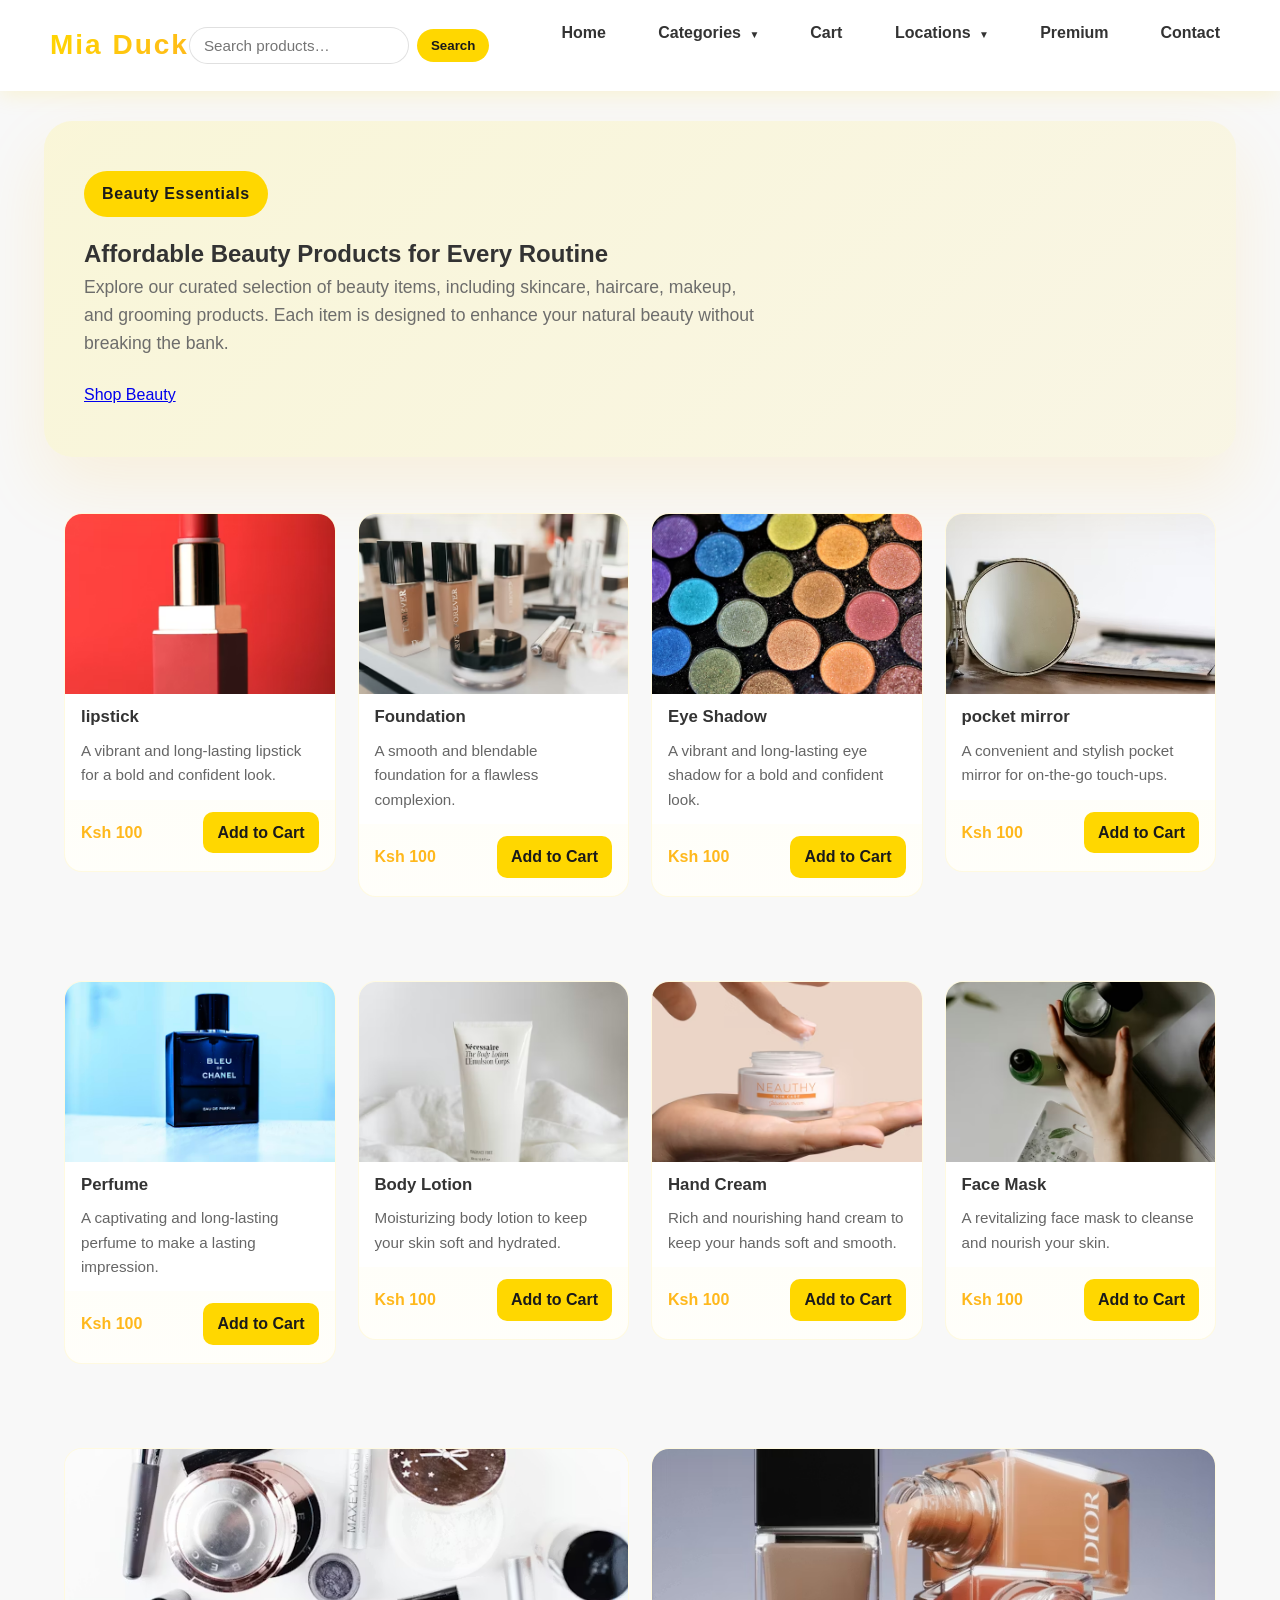
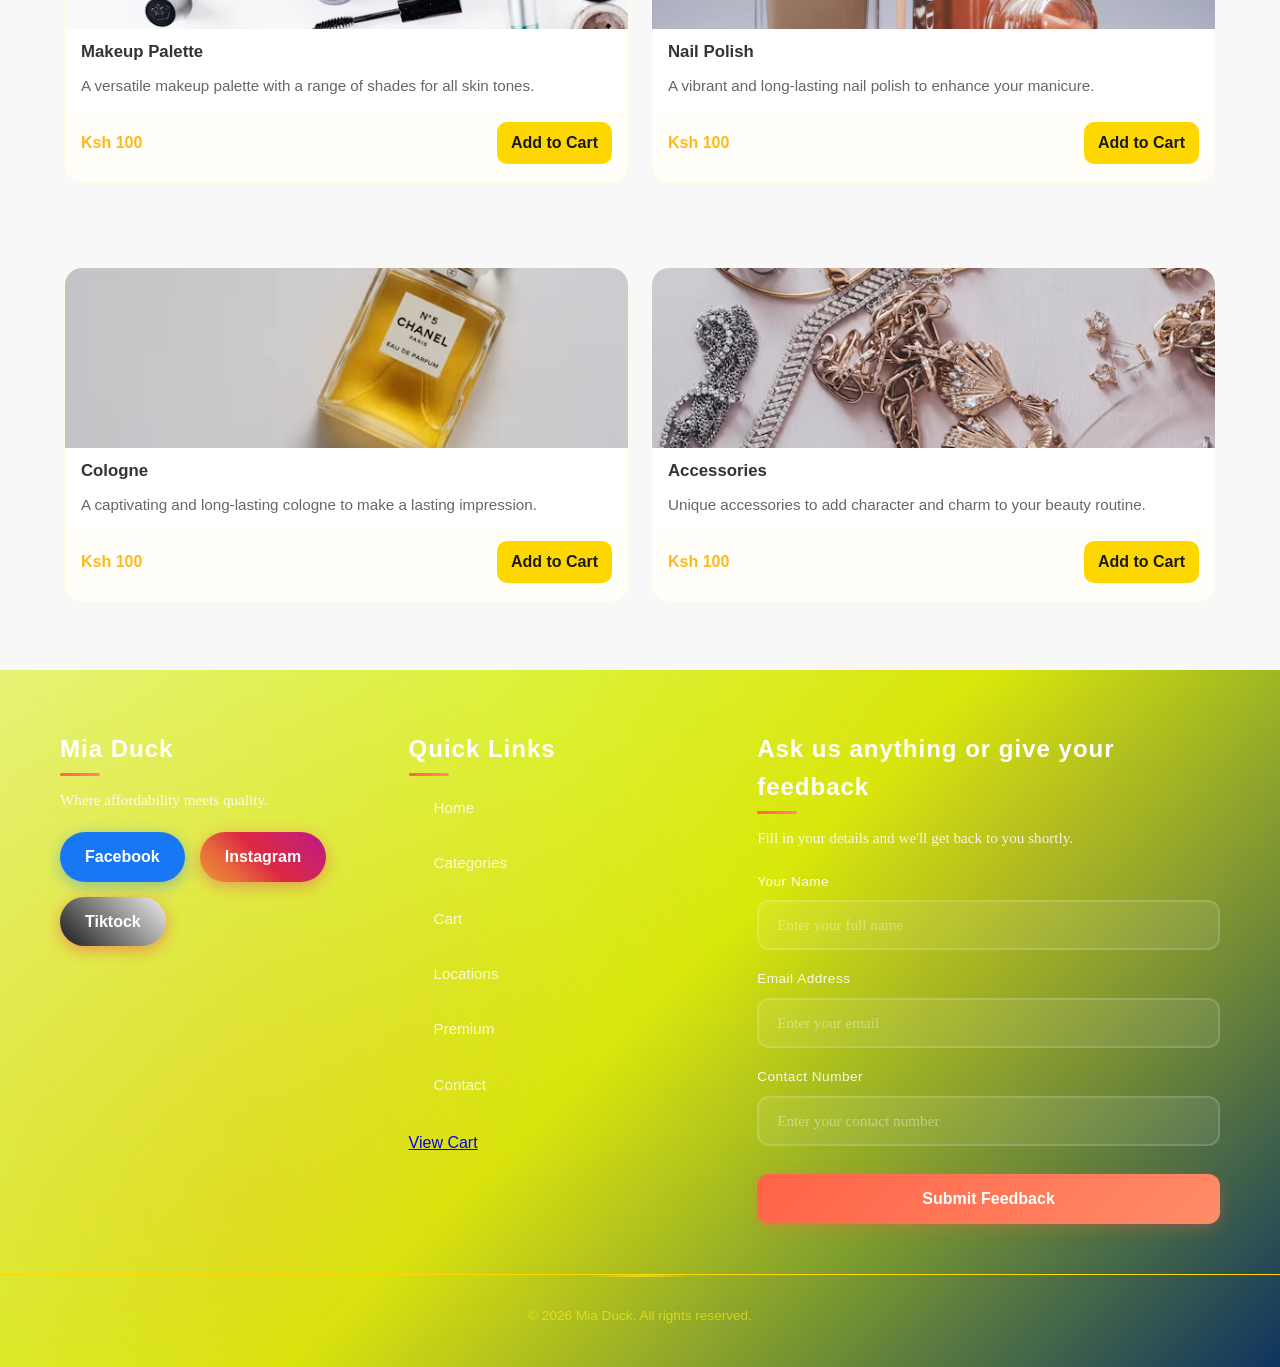
<file: beauty.html>
<!DOCTYPE html>
<html lang="en">
<head>
    <meta charset="UTF-8">
    <meta name="viewport" content="width=device-width, initial-scale=1.0">
    <title>Beauty-Mia Duck</title>
    <link rel="stylesheet" href="beauty.css">

</head>
<body>
    <nav class="navbar">
        <div class="logo">Mia Duck</div>
        <button class="nav-toggle" aria-label="Toggle navigation">
            <span class="bar"></span>
            <span class="bar"></span>
            <span class="bar"></span>
        </button>
        <ul class="nav-links">
            <li><a href="index.html">Home</a></li>
            <li class="dropdown">
                <a href="categories.html">Categories <span class="arrow">&#9660;</span></a>
                <ul class="dropdown-menu">
                    <li><a href="kitchenware.html">Kitchen Appliances</a></li>
                    <li><a href="homedecor.html">Home Decor</a></li>
                    <li><a href="stationery.html">Stationery</a></li>
                    <li><a href="beauty.html">Beauty</a></li>
                </ul>
            </li>
            <li><a href="cart.html">Cart</a></li>
            <li class="dropdown">
                <a href="locations.html">Locations <span class="arrow">&#9660;</span></a>
                <ul class="dropdown-menu">
                    <li><a href="locations.html#nairobi">Nairobi</a></li>
                    <li><a href="locations.html#kiambu">Kiambu</a></li>
                    <li><a href="locations.html#nakuru">Nakuru</a></li>
                    <li><a href="locations.html#roysambu">Roysambu</a></li>
                </ul>
            </li>
            <li><a href="premium.html">Premium</a></li>
            <li><a href="contact.html">Contact</a></li>
        </ul>
    </nav>
        


        <main class="beauty-main">
        <section class="beauty-hero">
            <div class="beauty-hero-copy">
                <span class="beauty-hero-badge">Beauty Essentials</span>
                <h1>Affordable Beauty Products for Every Routine</h1>
                <p>Explore our curated selection of beauty items, including skincare, haircare, makeup, and grooming products. Each item is designed to enhance your natural beauty without breaking the bank.</p>
                <a href="cart.html" class="btn-primary">Shop Beauty</a>
            </div>
        </section>

         <section class="beauty-grid">
            <div class="product-card">
                <img src="photo-1626895872564-b691b6877b83.avif" alt="Lipstick" class="product-image">
                <h2 class="product-name">lipstick</h2>
                <p class="product-desc">A vibrant and long-lasting lipstick for a bold and confident look.</p>
                <div class="product-footer">
                    <span class="price">Ksh 100</span>
                    <a href="cart.html" class="add-to-cart-btn">Add to Cart</a>
                </div>
            </div>  

            <div class="product-card">
                <img src="photo-1599733589046-10c005739ef9.avif" alt="Foundation" class="product-image">
                <h2 class="product-name">Foundation</h2>
                <p class="product-desc">A smooth and blendable foundation for a flawless complexion.</p>
                <div class="product-footer">
                    <span class="price">Ksh 100</span>
                    <a href="cart.html" class="add-to-cart-btn">Add to Cart</a>
                </div>  
                </div>

                <div class="product-card">
                <img src="photo-1533562389935-457b1ae48a39.avif" alt="Eye Shadow" class="product-image">
                <h2 class="product-name">Eye Shadow</h2>
                <p class="product-desc">A vibrant and long-lasting eye shadow for a bold and confident look.</p>
                <div class="product-footer">
                    <span class="price">Ksh 100</span>
                    <a href="cart.html" class="add-to-cart-btn">Add to Cart</a>

                    </div>
                    </div>

                    <div class="product-card">
                <img src="photo-1531271794895-49b01837a43f.avif" alt="Pocket Mirror" class="product-image">
                <h2 class="product-name">pocket mirror</h2>
                <p class="product-desc">A convenient and stylish pocket mirror for on-the-go touch-ups.</p>
                <div class="product-footer">
                    <span class="price">Ksh 100</span>
                    <a href="cart.html" class="add-to-cart-btn">Add to Cart</a>
                    </div>
                    </div>
        </section>

        <section class="beauty-grid">
            <div class="product-card">
                <img src="photo-1523293182086-7651a899d37f.avif" alt="Perfume" class="product-image">
                <h2 class="product-name">Perfume</h2>
                <p class="product-desc">A captivating and long-lasting perfume to make a lasting impression.</p>
                <div class="product-footer">
                    <span class="price">Ksh 100</span>
                    <a href="cart.html" class="add-to-cart-btn">Add to Cart</a>
                </div>
            </div>

            <div class="product-card">
                <img src="photo-1620916566398-39f1143ab7be.avif" alt="Body Lotion" class="product-image">
                <h2 class="product-name">Body Lotion</h2>
                <p class="product-desc">Moisturizing body lotion to keep your skin soft and hydrated.</p>
                <div class="product-footer">
                    <span class="price">Ksh 100</span>
                    <a href="cart.html" class="add-to-cart-btn">Add to Cart</a>
                </div>  
                </div>

                <div class="product-card">
                <img src="photo-1601049541289-9b1b7bbbfe19.avif" alt="Hand Cream" class="product-image">
                <h2 class="product-name">Hand Cream</h2>
                <p class="product-desc">Rich and nourishing hand cream to keep your hands soft and smooth.</p>
                <div class="product-footer">
                    <span class="price">Ksh 100</span>
                    <a href="cart.html" class="add-to-cart-btn">Add to Cart</a>

                    </div>
                    </div>

                    <div class="product-card">
                    <img src="photo-1552046122-03184de85e08.avif" alt="Face Mask" class="product-image">
                    <h2 class="product-name">Face Mask</h2>
                    <p class="product-desc">A revitalizing face mask to cleanse and nourish your skin.</p>
                    <div class="product-footer">
                        <span class="price">Ksh 100</span>
                        <a href="cart.html" class="add-to-cart-btn">Add to Cart</a>
                    </div>
                </div>
            </div>

            </section>


            <section class="beauty-grid">
                <div class="product-card">
                    <img src="photo-1583784561105-a674080f391e.avif" alt="Makeup Palette" class="product-image">
                    <h2 class="product-name">Makeup Palette</h2>
                    <p class="product-desc">A versatile makeup palette with a range of shades for all skin tones.</p>
                    <div class="product-footer">
                        <span class="price">Ksh 100</span>
                        <a href="cart.html" class="add-to-cart-btn">Add to Cart</a>
                    </div>
                    </div>

                    <div class="product-card">
                    <img src="photo-1723647395168-d916159b78c9.avif" alt="Nail Polish" class="product-image">
                    <h2 class="product-name">Nail Polish</h2>
                    <p class="product-desc">A vibrant and long-lasting nail polish to enhance your manicure.</p>
                    <div class="product-footer">
                        <span class="price">Ksh 100</span>
                        <a href="cart.html" class="add-to-cart-btn">Add to Cart</a>
                    </div>
                </div>
            </div>

            </section>


            <section class="beauty-grid">
                <div class="product-card">
                    <img src="photo-1514348871858-1d3c20902571.avif" alt="Cologne" class="product-image">
                    <h2 class="product-name">Cologne</h2>
                    <p class="product-desc">A captivating and long-lasting cologne to make a lasting impression.</p>
                    <div class="product-footer">
                        <span class="price">Ksh 100</span>
                        <a href="cart.html" class="add-to-cart-btn">Add to Cart</a>
                    </div>
                    </div>

                    <div class="product-card">
                    <img src="photo-1606760227091-3dd870d97f1d.avif" alt="Accessories" class="product-image">
                    <h2 class="product-name">Accessories</h2>
                    <p class="product-desc">Unique accessories to add character and charm to your beauty routine.</p>
                    <div class="product-footer">
                        <span class="price">Ksh 100</span>
                        <a href="cart.html" class="add-to-cart-btn">Add to Cart</a>
                        </div>
                        </div>
                        </section>

                        </main>

                        

                        <footer class="footer" id="book">
        <div class="footer-container">
            <div class="footer-section">
                <h3 class="footer-title">Mia Duck</h3>
                <p class="footer-text">Where affordability meets quality.</p>
                <div class="footer-social">
                    <a href="https://www.facebook.com/xabbinar.tingo/videos/mia-duck/2273597793053835/" target="_blank" class="social-btn facebook">
                        <span>Facebook</span>
                    </a>
                    <a href="https://www.instagram.com/miaducksjongooroad_/" target="_blank" class="social-btn instagram">
                        <span>Instagram</span>
                    </a>
                    <a href="https://www.tiktok.com/discover/mia-duck-store-location" target="_blank" class="social-btn Tiktock">
                        <span>Tiktock</span>
                    </a>
                </div>
            </div>

            <div class="footer-section">
                <h3 class="footer-title">Quick Links</h3>
                <ul class="footer-links">
                    <li><a href="index.html">Home</a></li>
                    <li><a href="categories.html">Categories</a></li>
                    <li><a href="cart.html">Cart</a></li>
                    <li><a href="locations.html">Locations</a></li>
                    <li><a href="premium.html">Premium</a></li>
                    <li><a href="contact.html">Contact</a></li>
                </ul>
                <a href="cart.html" class="btn-secondary">View Cart</a>
            </div>

            <div class="footer-section">
                <h3 class="footer-title">Ask us anything or give your feedback</h3>
                <p class="footer-text">Fill in your details and we'll get back to you shortly.</p>
                <form class="booking-form" action="#" method="post">
                    <div class="form-group">
                        <label for="name">Your Name</label>
                        <input type="text" id="name" name="name" placeholder="Enter your full name" required>
                    </div>
                    <div class="form-group">
                        <label for="email">Email Address</label>
                        <input type="email" id="email" name="email" placeholder="Enter your email" required>
                    </div>
                    <div class="form-group">
                        <label for="address">Contact Number</label>
                        <input type="text" id="address" name="address" placeholder="Enter your contact number" required>
                    </div>
                    <button type="submit" class="submit-btn">Submit Feedback</button>
                </form>
            </div>
        </div>
        <div class="footer-bottom">
            <p>&copy; 2026 Mia Duck. All rights reserved.</p>
        </div>
    </footer>
    <script src ="script.js"></script>
</body>
</html>
                         

    
</body>
</html>
</file>
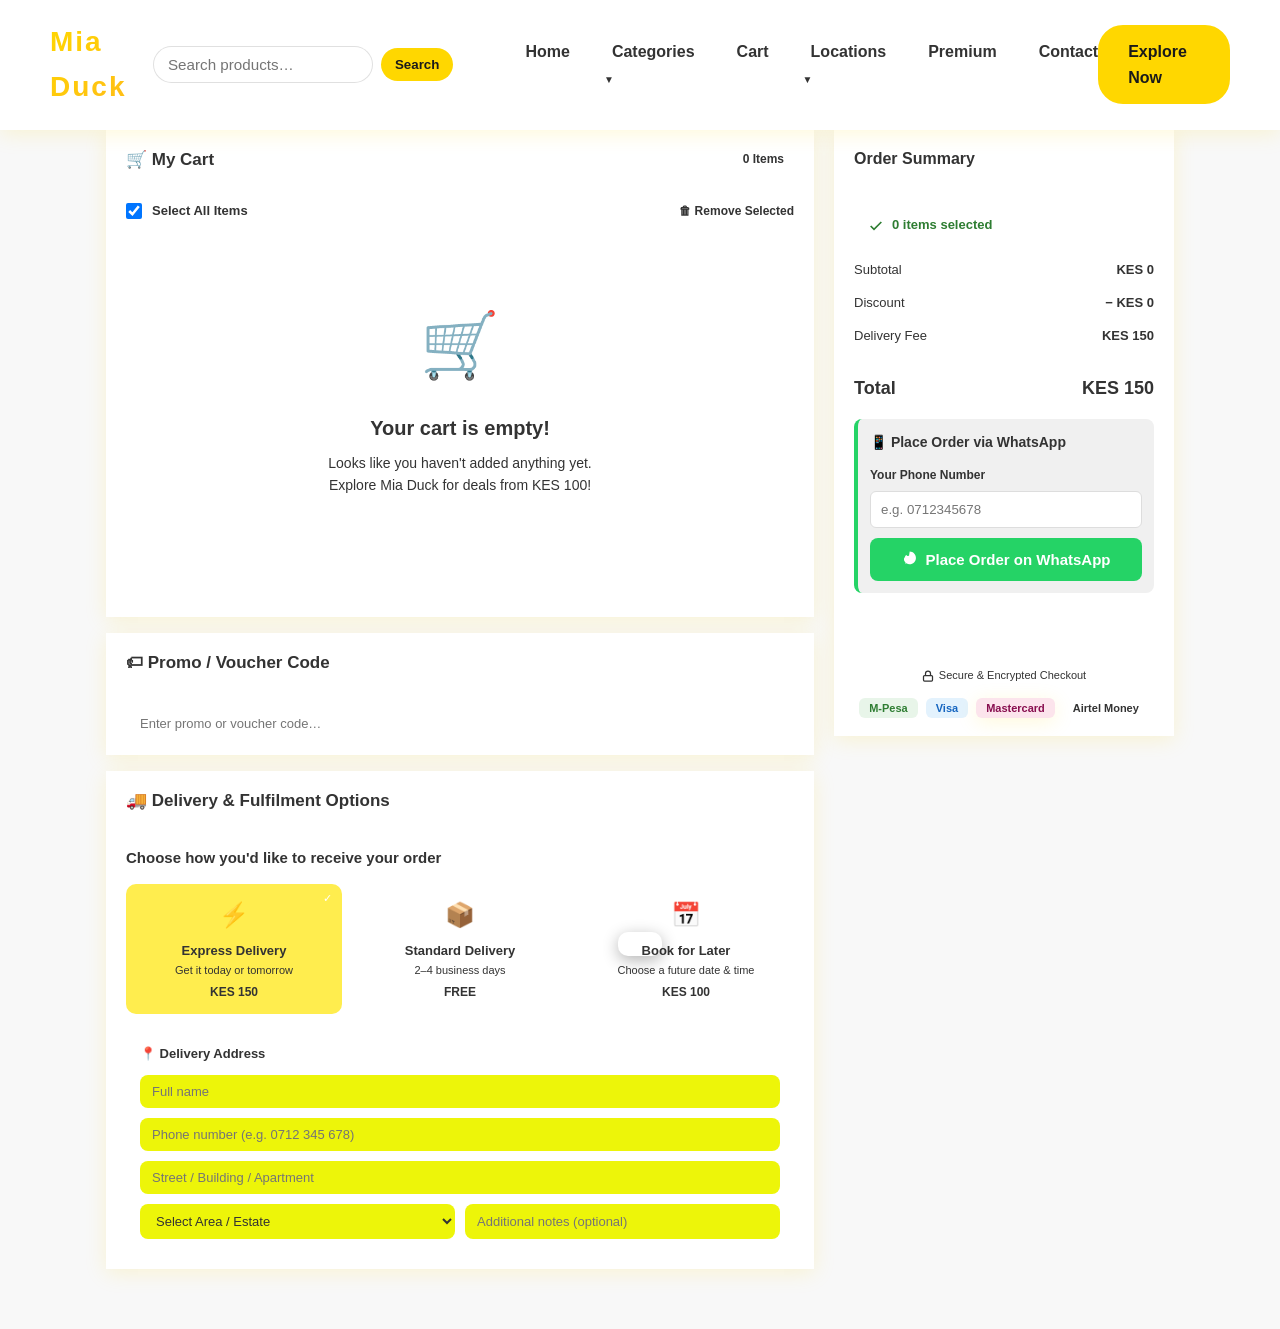
<file: cart.html>
<!DOCTYPE html>
<html lang="en">
<head>
<meta charset="UTF-8"/>
<meta name="viewport" content="width=device-width, initial-scale=1.0"/>
<title>My Cart – Mia Duck</title>
<link rel="stylesheet" href="cart.css"/>
</head>
<body>
    <nav>
        <div class="logo">Mia Duck</div>
        <button class="nav-toggle" aria-label="Toggle navigation">
            <span class="bar"></span>
            <span class="bar"></span>
            <span class="bar"></span>
        </button>
        <ul class="nav-links">
  <li><a href="index.html">Home</a></li>

  <li class="dropdown">
    <a href="categories.html">Categories <span class="arrow">&#9660;</span></a>
    <ul class="dropdown-menu">
      <li><a href="kitchenware.html">Kitchen Appliances</a></li>
      <li><a href="homedecor.html">Home Decor</a></li>
      <li><a href="stationery.html">Stationery</a></li>
      <li><a href="beauty.html">Beauty</a></li>
    </ul>
  </li>

  <li><a href="cart.html">Cart</a></li>

  <li class="dropdown">
    <a href="locations.html">Locations <span class="arrow">&#9660;</span></a>
    <ul class="dropdown-menu">
      <li><a href="locations.html#nairobi">Nairobi</a></li>
      <li><a href="locations.html#kiambu">Kiambu</a></li>
      <li><a href="locations.html#nakuru">Nakuru</a></li>
        <li><a href="locations.html#roysambu">Roysambu</a></li>
    </ul>
  </li>

  <li><a href="premium.html">Premium</a></li>
  <li><a href="contact.html">Contact</a></li>
</ul>
        
        <a href="categories.html#categories" class="nav-cta-oval">Explore Now</a>
        
    </nav>


<!-- MAIN LAYOUT -->
<div class="container" id="cart">

  <!-- LEFT: CART ITEMS + DELIVERY -->
  <div>

    <!-- Cart Items Card -->
    <div class="card" style="margin-bottom:16px;">
      <div class="card-header">
        <h2>🛒 My Cart</h2>
        <span class="item-count-badge" id="itemCountBadge">3 Items</span>
      </div>

      <div class="select-all-bar">
        <input type="checkbox" id="selectAll" checked style="width:16px;height:16px;accent-color:var(--orange);cursor:pointer;" onchange="toggleAll(this)"/>
        <label for="selectAll" style="cursor:pointer;font-weight:600;color:var(--dark);font-size:13px;">Select All Items</label>
        <span style="margin-left:auto;">
          <button onclick="clearSelected()" style="background:none;border:none;color:var(--red);font-size:12px;font-weight:600;cursor:pointer;font-family:'Poppins',sans-serif;">🗑 Remove Selected</button>
        </span>
      </div>

      <!-- ITEM 1 -->
      <div class="cart-item" id="item1">
        <div class="item-check"><input type="checkbox" class="item-checkbox" checked onchange="updateSummary()"/></div>
        <div class="item-img">👟</div>
        <div class="item-details">
          <div class="item-name">Mia Duck Sport Sneakers – White/Blue</div>
          <div class="item-variant">Size: 42 &nbsp;|&nbsp; Color: White</div>
          <div class="in-stock-badge">
            <svg viewBox="0 0 24 24" fill="none" stroke="currentColor" stroke-width="2.5" style="width:12px;height:12px;"><polyline points="20 6 9 17 4 12"/></svg>
            In Stock
          </div>
          <div style="margin-top:6px;">
            <span class="item-price" data-price="1200">KES 1,200</span>
            <span class="item-original-price">KES 2,000</span>
            <span class="discount-badge">-40%</span>
          </div>
          <div class="item-actions">
            <div class="qty-stepper">
              <button class="qty-btn" onclick="changeQty('qty1',-1)">−</button>
              <input class="qty-num" id="qty1" type="text" value="1" readonly/>
              <button class="qty-btn" onclick="changeQty('qty1',1)">+</button>
            </div>
            <button class="item-remove" onclick="removeItem('item1')">
              <svg viewBox="0 0 24 24" fill="none" stroke="currentColor" stroke-width="2"><polyline points="3 6 5 6 21 6"/><path d="M19 6l-1 14a2 2 0 01-2 2H8a2 2 0 01-2-2L5 6"/><path d="M10 11v6"/><path d="M14 11v6"/><path d="M9 6V4h6v2"/></svg>
              Remove
            </button>
          </div>
        </div>
      </div>

      <!-- ITEM 2 -->
      <div class="cart-item" id="item2">
        <div class="item-check"><input type="checkbox" class="item-checkbox" checked onchange="updateSummary()"/></div>
        <div class="item-img">🎒</div>
        <div class="item-details">
          <div class="item-name">Heavy-Duty Travel Suitcase – 28 Inch</div>
          <div class="item-variant">Color: Black &nbsp;|&nbsp; Size: 28"</div>
          <div class="in-stock-badge">
            <svg viewBox="0 0 24 24" fill="none" stroke="currentColor" stroke-width="2.5" style="width:12px;height:12px;"><polyline points="20 6 9 17 4 12"/></svg>
            In Stock
          </div>
          <div style="margin-top:6px;">
            <span class="item-price" data-price="3500">KES 3,500</span>
            <span class="item-original-price">KES 5,500</span>
            <span class="discount-badge">-36%</span>
          </div>
          <div class="item-actions">
            <div class="qty-stepper">
              <button class="qty-btn" onclick="changeQty('qty2',-1)">−</button>
              <input class="qty-num" id="qty2" type="text" value="1" readonly/>
              <button class="qty-btn" onclick="changeQty('qty2',1)">+</button>
            </div>
            <button class="item-remove" onclick="removeItem('item2')">
              <svg viewBox="0 0 24 24" fill="none" stroke="currentColor" stroke-width="2"><polyline points="3 6 5 6 21 6"/><path d="M19 6l-1 14a2 2 0 01-2 2H8a2 2 0 01-2-2L5 6"/><path d="M10 11v6"/><path d="M14 11v6"/><path d="M9 6V4h6v2"/></svg>
              Remove
            </button>
          </div>
        </div>
      </div>

      <!-- ITEM 3 -->
      <div class="cart-item" id="item3">
        <div class="item-check"><input type="checkbox" class="item-checkbox" checked onchange="updateSummary()"/></div>
        <div class="item-img">⌚</div>
        <div class="item-details">
          <div class="item-name">Smart Watch – Fitness Tracker Series 5</div>
          <div class="item-variant">Color: Black &nbsp;|&nbsp; Strap: Silicone</div>
          <div class="in-stock-badge">
            <svg viewBox="0 0 24 24" fill="none" stroke="currentColor" stroke-width="2.5" style="width:12px;height:12px;"><polyline points="20 6 9 17 4 12"/></svg>
            In Stock
          </div>
          <div style="margin-top:6px;">
            <span class="item-price" data-price="800">KES 800</span>
            <span class="item-original-price">KES 1,500</span>
            <span class="discount-badge">-47%</span>
          </div>
          <div class="item-actions">
            <div class="qty-stepper">
              <button class="qty-btn" onclick="changeQty('qty3',-1)">−</button>
              <input class="qty-num" id="qty3" type="text" value="2" readonly/>
              <button class="qty-btn" onclick="changeQty('qty3',1)">+</button>
            </div>
            <button class="item-remove" onclick="removeItem('item3')">
              <svg viewBox="0 0 24 24" fill="none" stroke="currentColor" stroke-width="2"><polyline points="3 6 5 6 21 6"/><path d="M19 6l-1 14a2 2 0 01-2 2H8a2 2 0 01-2-2L5 6"/><path d="M10 11v6"/><path d="M14 11v6"/><path d="M9 6V4h6v2"/></svg>
              Remove
            </button>
          </div>
        </div>
      </div>

      <!-- EMPTY STATE -->
      <div class="empty-cart" id="emptyCart">
        <div class="empty-icon">🛒</div>
        <h3>Your cart is empty!</h3>
        <p>Looks like you haven't added anything yet.<br/>Explore Mia Duck for deals from KES 100!</p>
        <button class="shop-btn">Continue Shopping</button>
      </div>

    </div><!-- /cart card -->

    <!-- Promo Code -->
    <div class="card" style="margin-bottom:16px;">
      <div class="card-header">
        <h2>🏷 Promo / Voucher Code</h2>
      </div>
      <div class="promo-section">
        <input class="promo-input" type="text" placeholder="Enter promo or voucher code…" id="promoInput"/>
        <button class="promo-btn" onclick="applyPromo()">Apply</button>
      </div>
    </div>

    <!-- Delivery & Booking Options -->
    <div class="card">
      <div class="card-header">
        <h2>🚚 Delivery & Fulfilment Options</h2>
      </div>
      <div class="delivery-section">
        <h3>Choose how you'd like to receive your order</h3>

        <div class="delivery-options">

          <!-- Option 1: Express Delivery -->
          <label class="delivery-option active" id="opt-express" onclick="selectOption('express')">
            <input type="radio" name="delivery" value="express" checked/>
            <span class="active-tick">✓</span>
            <span class="option-icon">⚡</span>
            <span class="option-title">Express Delivery</span>
            <span class="option-desc">Get it today or tomorrow</span>
            <span class="option-price">KES 150</span>
          </label>

          <!-- Option 2: Standard Delivery -->
          <label class="delivery-option" id="opt-standard" onclick="selectOption('standard')">
            <input type="radio" name="delivery" value="standard"/>
            <span class="active-tick">✓</span>
            <span class="option-icon">📦</span>
            <span class="option-title">Standard Delivery</span>
            <span class="option-desc">2–4 business days</span>
            <span class="option-price">FREE</span>
          </label>

          <!-- Option 3: Book Later -->
          <label class="delivery-option" id="opt-later" onclick="selectOption('later')">
            <input type="radio" name="delivery" value="later"/>
            <span class="active-tick">✓</span>
            <span class="option-icon">📅</span>
            <span class="option-title">Book for Later</span>
            <span class="option-desc">Choose a future date & time</span>
            <span class="option-price">KES 100</span>
          </label>

        </div>

        <!-- Date/Time picker — shown only for "Book Later" -->
        <div class="date-picker-row" id="datePickerRow">
          <label>📅 Preferred Date:</label>
          <input type="date" id="deliveryDate" min=""/>
          <select id="deliveryTime">
            <option value="">Select Time Slot</option>
            <option>8:00 AM – 10:00 AM</option>
            <option>10:00 AM – 12:00 PM</option>
            <option>12:00 PM – 2:00 PM</option>
            <option>2:00 PM – 4:00 PM</option>
            <option>4:00 PM – 6:00 PM</option>
            <option>6:00 PM – 8:00 PM</option>
          </select>
        </div>

        <!-- Delivery Address — shown for express/standard/later -->
        <div class="address-row visible" id="addressRow">
          <label>📍 Delivery Address</label>
          <input type="text" placeholder="Full name" id="addrName"/>
          <input type="text" placeholder="Phone number (e.g. 0712 345 678)" id="addrPhone"/>
          <input type="text" placeholder="Street / Building / Apartment" id="addrStreet"/>
          <div class="addr-row-grid">
            <select id="addrArea">
              <option value="">Select Area / Estate</option>
              <optgroup label="Nairobi">
                <option>Westlands</option>
                <option>Kilimani</option>
                <option>Lavington</option>
                <option>South B / South C</option>
                <option>Eastleigh</option>
                <option>Umoja</option>
                <option>Jogoo Road</option>
                <option>CBD / City Centre</option>
                <option>Kasarani</option>
                <option>Ruaka</option>
                <option>Utawala</option>
                <option>Mlolongo</option>
              </optgroup>
              <optgroup label="Other Towns">
                <option>Mombasa</option>
                <option>Kisumu</option>
                <option>Nyeri</option>
                <option>Nakuru</option>
                <option>Eldoret</option>
              </optgroup>
            </select>
            <input type="text" placeholder="Additional notes (optional)"/>
          </div>
        </div>

      </div>
    </div>

  </div><!-- /left col -->

  <!-- RIGHT: ORDER SUMMARY -->
  <div>
    <div class="card summary-card">
      <div class="card-header">
        <h2>Order Summary</h2>
      </div>
      <div class="summary-body">

        <div class="items-summary-bar" id="itemsSummaryBar">
          <svg viewBox="0 0 24 24" fill="none" stroke="currentColor" stroke-width="2.5"><polyline points="20 6 9 17 4 12"/></svg>
          <span id="summaryItemsText">4 items selected</span>
        </div>

        <div class="summary-row">
          <span class="label">Subtotal</span>
          <span class="value" id="subtotalVal">KES 7,100</span>
        </div>
        <div class="summary-row">
          <span class="label">Discount</span>
          <span class="value" style="color:var(--red);" id="discountVal">− KES 3,200</span>
        </div>
        <div class="summary-row">
          <span class="label">Delivery Fee</span>
          <span class="value free" id="deliveryFeeVal">KES 150</span>
        </div>
        <div class="summary-row" id="promoRow" style="display:none;">
          <span class="label">Promo Discount</span>
          <span class="value" style="color:var(--green);" id="promoVal">− KES 0</span>
        </div>

        <hr class="summary-divider"/>

        <div class="summary-total">
          <span>Total</span>
          <span class="total-amount" id="totalVal">KES 7,250</span>
        </div>
        <div class="summary-savings" id="savingsNote">🎉 You're saving KES 3,200 on this order!</div>

        <!-- WhatsApp Order Section -->
        <div style="margin-bottom: 16px; padding: 12px; background: #f0f0f0; border-radius: 8px; border-left: 4px solid #25D366;">
          <h3 style="margin: 0 0 12px 0; font-size: 14px; color: var(--dark);">📱 Place Order via WhatsApp</h3>
          <label style="display: block; font-size: 12px; color: var(--dark); margin-bottom: 6px; font-weight: 600;">Your Phone Number</label>
          <input type="tel" id="customerPhone" placeholder="e.g. 0712345678" style="width: 100%; padding: 10px; border: 1px solid #ddd; border-radius: 6px; font-family: 'Poppins', sans-serif; margin-bottom: 10px; box-sizing: border-box;"/>
          <button class="whatsapp-order-btn" onclick="placeOrderWhatsApp()">
            <svg viewBox="0 0 24 24" fill="currentColor" style="width:16px;height:16px;"><path d="M17.472 14.382c-.297-.149-1.758-.867-2.03-.967-.273-.099-.471-.148-.67.15-.197.297-.767.966-.94 1.164-.173.199-.347.223-.644.075-.297-.15-1.255-.463-2.39-1.475-.883-.788-1.48-1.761-1.653-2.059-.173-.297-.018-.458.13-.606.134-.133.298-.347.446-.52.149-.174.198-.298.298-.497.099-.198.05-.371-.025-.52-.075-.149-.669-1.612-.916-2.207-.242-.579-.487-.5-.67-.51-.173-.008-.371-.01-.57-.01-.198 0-.52.074-.792.372-.272.297-1.04 1.016-1.04 2.479 0 1.462 1.065 2.875 1.213 3.074.149.198 2.096 3.2 5.076 4.487.709.306 1.262.489 1.694.625.712.227 1.36.195 1.871.118.571-.085 1.758-.719 2.006-1.413.248-.694.248-1.289.173-1.413-.074-.124-.272-.198-.57-.347m-5.421-7.403h-.004a9.87 9.87 0 00-5.031 1.378c-1.567.897-2.545 2.372-2.545 3.997 0 1.9.823 3.638 2.322 4.908l-.321 1.775 1.823-.581c1.243.96 2.861 1.544 4.666 1.544 5.193 0 9.439-4.3 9.439-9.543 0-2.51-.967-4.868-2.724-6.653-1.757-1.784-4.07-2.87-6.635-2.87z"/></svg>
            Place Order on WhatsApp
          </button>
        </div>

        <button class="checkout-btn" onclick="proceedCheckout()">
          <svg viewBox="0 0 24 24" fill="none" stroke="currentColor" stroke-width="2.5"><path d="M5 12h14"/><path d="M12 5l7 7-7 7"/></svg>
          Proceed to Checkout
        </button>

        <div class="secure-note">
          <svg viewBox="0 0 24 24" fill="none" stroke="currentColor" stroke-width="2.5" style="color:var(--green)"><rect x="3" y="11" width="18" height="11" rx="2" ry="2"/><path d="M7 11V7a5 5 0 0110 0v4"/></svg>
          Secure & Encrypted Checkout
        </div>

        <div class="payment-methods">
          <!-- Payment method buttons. data-method values used by script to
               decide which fields to ask for when user clicks a method. -->
          <button type="button" class="pay-chip mpesa" data-method="mpesa">M-Pesa</button>
          <button type="button" class="pay-chip visa" data-method="visa">Visa</button>
          <button type="button" class="pay-chip card" data-method="card">Mastercard</button>
          <button type="button" class="pay-chip airtel" data-method="airtel">Airtel Money</button>
        </div>

      </div>
    </div>
  </div>

</div><!-- /container -->

<!-- TOAST -->
<div class="toast" id="toast"></div>

<script src="script.js"></script>
</body>
</html>
</file>
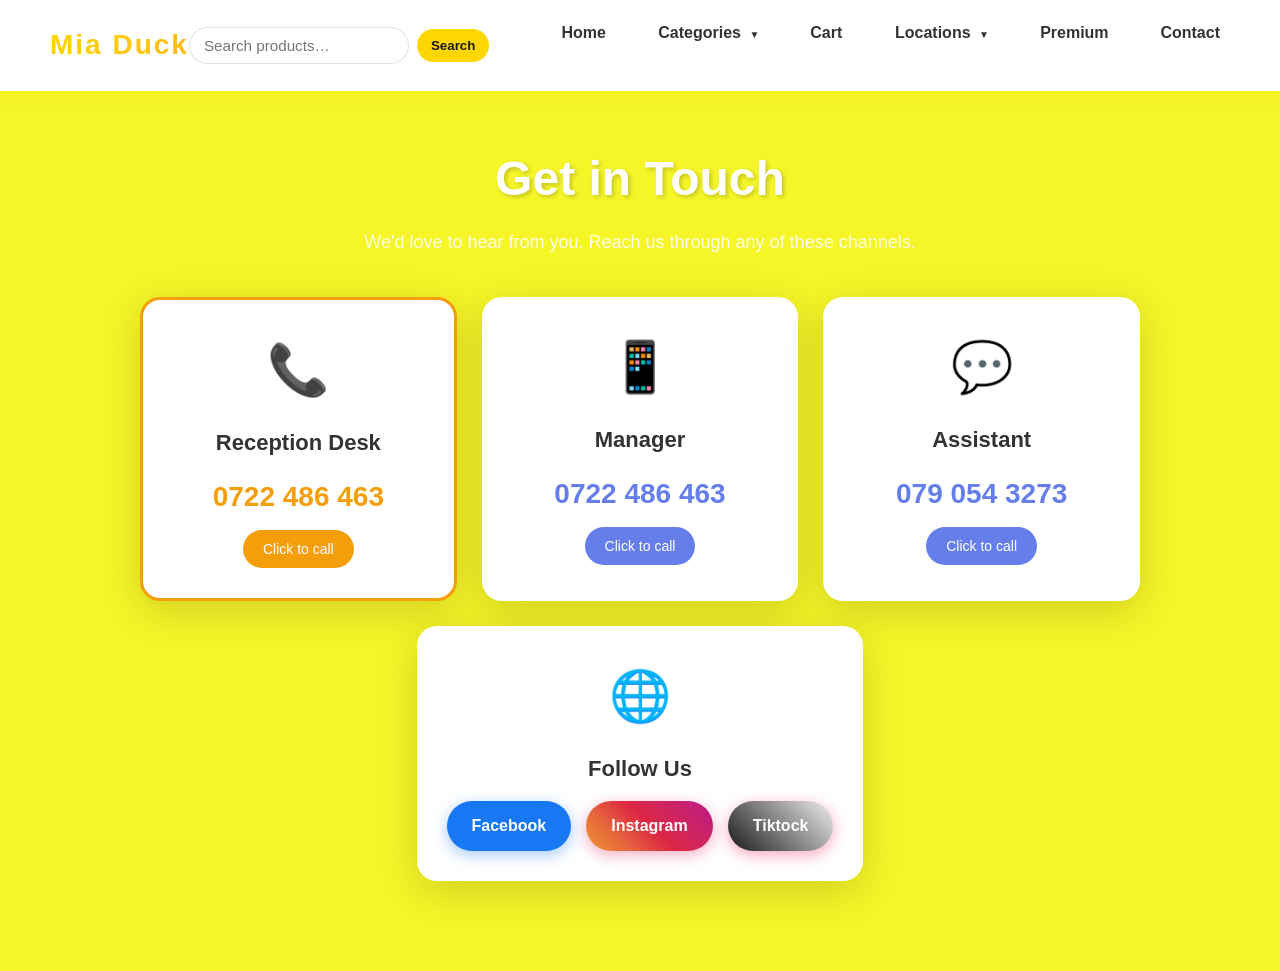
<file: contact.html>
<!DOCTYPE html>
<html lang="en">
<head>
    <meta charset="UTF-8">
    <meta name="viewport" content="width=device-width, initial-scale=1.0">
    <title>Contact - Mia Duck</title>
    <link rel="stylesheet" href="contact.css">

</head>
<body>
    <nav>
        <div class="logo">Mia Duck</div>
        <button class="nav-toggle" aria-label="Toggle navigation">
            <span class="bar"></span>
            <span class="bar"></span>
            <span class="bar"></span>
        </button>
        <ul class="nav-links">
  <li><a href="index.html">Home</a></li>

  <li class="dropdown">
    <a href="categories.html">Categories <span class="arrow">&#9660;</span></a>
    <ul class="dropdown-menu">
      <li><a href="categories/kitchenware.html">Kitchen Appliances</a></li>
      <li><a href="categories/homedecor.html">Home Decor</a></li>
      <li><a href="categories/stationery.html">Stationery</a></li>
      <li><a href="categories/beauty.html">Beauty</a></li>
    </ul>
  </li>

  <li><a href="cart.html">Cart</a></li>

  <li class="dropdown">
    <a href="locations.html">Locations <span class="arrow">&#9660;</span></a>
    <ul class="dropdown-menu">
      <li><a href="locations.html#nairobi">Nairobi</a></li>
      <li><a href="locations.html#kiambu">Kiambu</a></li>
      <li><a href="locations.html#nakuru">Nakuru</a></li>
      <li><a href="locations.html#roysambu">Roysambu</a></li>
    </ul>
  </li>

  <li><a href="premium.html">Premium</a></li>
  <li><a href="contact.html">Contact</a></li>
</ul>
        
    </nav>

    

    <main class="contact-container">
        <h1>Get in Touch</h1>
        <p class="subtitle">We'd love to hear from you. Reach us through any of these channels.</p>

        <div class="contact-grid">
            <!-- Reception Desk -->
            <div class="contact-card reception">
                <div class="icon">📞</div>
                <h2>Reception Desk</h2>
                <a href="tel:0722 486 463" class="phone-number">0722 486 463</a>
                <span class="label">Click to call</span>
            </div>

            <!-- Personal Contact 1 -->
            <div class="contact-card personal">
                <div class="icon">📱</div>
                <h2>Manager</h2>
                <a href="tel:0722 486 463" class="phone-number">0722 486 463</a>
                <span class="label">Click to call</span>
            </div>

            <!-- Personal Contact 2 -->
            <div class="contact-card personal">
                <div class="icon">💬</div>
                <h2>Assistant</h2>
                <a href="tel:0790543273" class="phone-number">079 054 3273</a>
                <span class="label">Click to call</span>
            </div>

            <!-- Social Media -->
            <div class="contact-card social">
                <div class="icon">🌐</div>
                <h2>Follow Us</h2>
                <div class="social-links">
                    <a href="https://www.facebook.com/xabbinar.tingo/videos/mia-duck/2273597793053835/" target="_blank" class="social-btn facebook">
                        <span>Facebook</span>
                    </a>
                    <a href="https://www.instagram.com/miaducksjongooroad_/" target="_blank" class="social-btn instagram">
                        <span>Instagram</span>
                    </a>
                    <a href="https://www.tiktok.com/discover/mia-duck-store-location" target="_blank" class="social-btn Tiktock">
                        <span>Tiktock</span>
                    </a>
                </div>
            </div>
        </div>
    </main>
    <script src="script.js"></script>
</body>
</html>
</file>
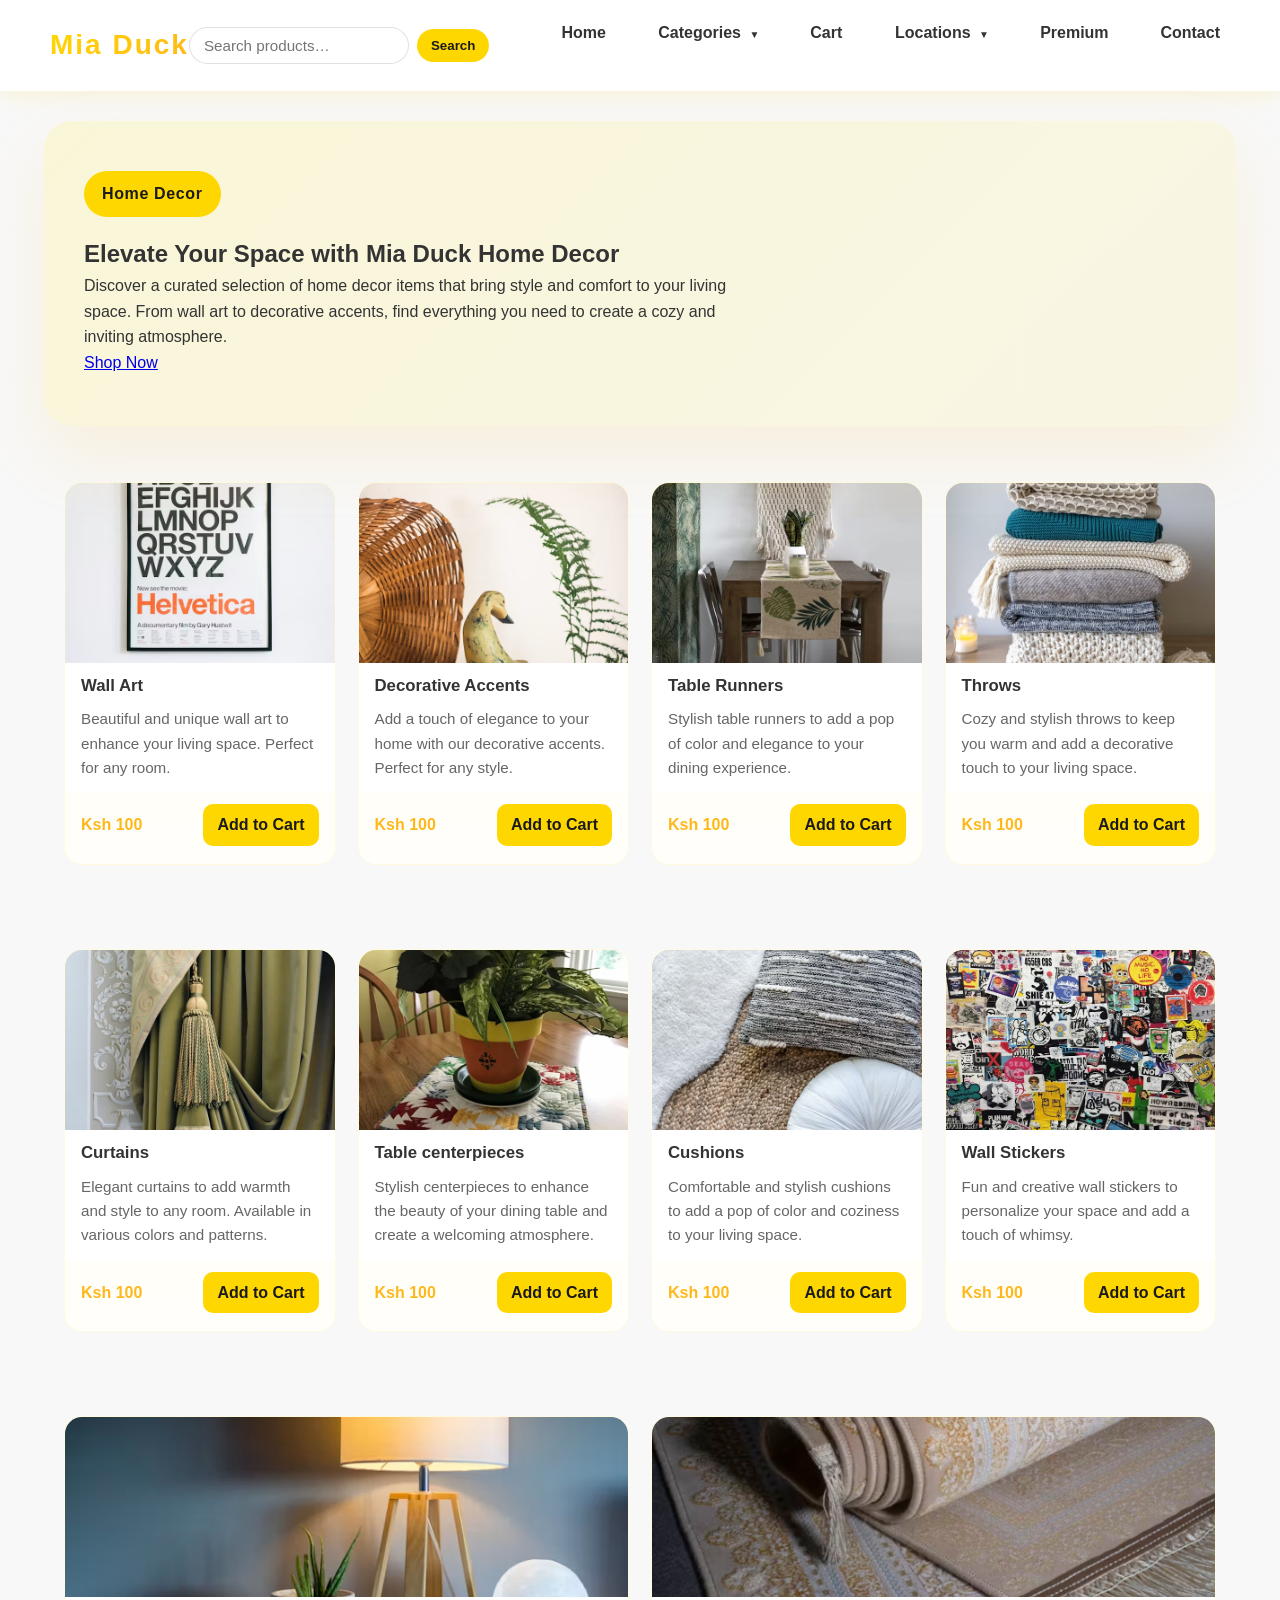
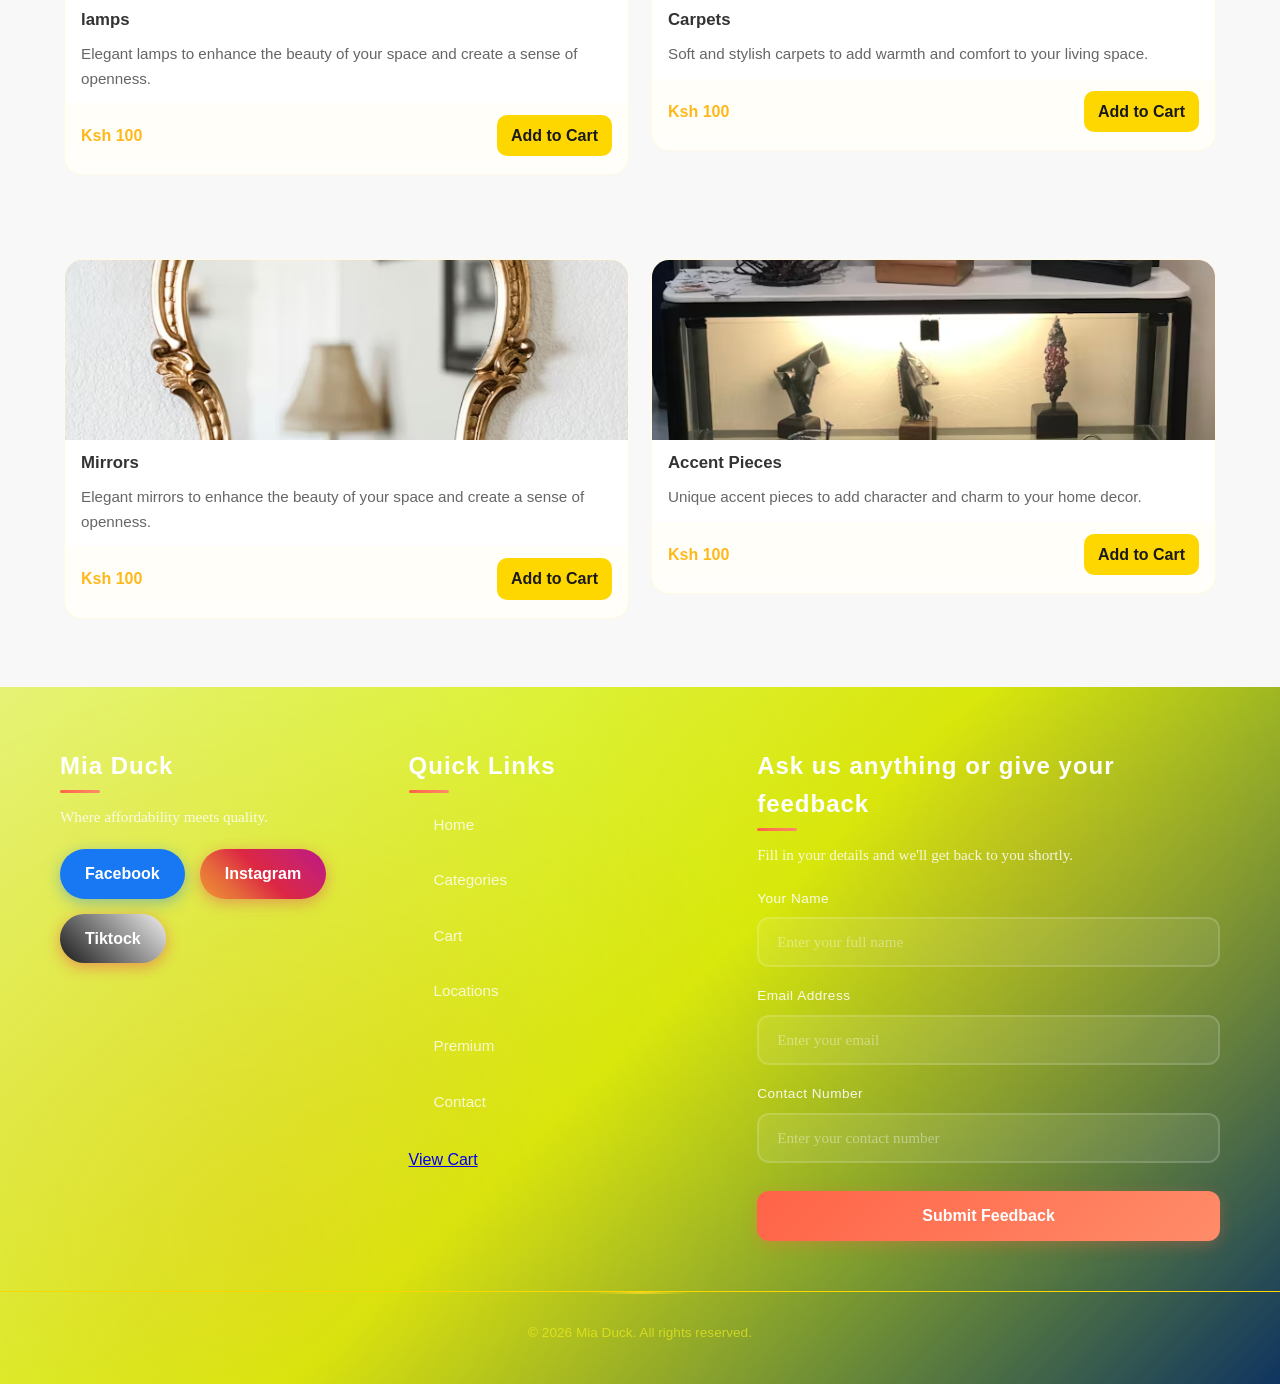
<file: homedecor.html>
<!DOCTYPE html>
<html lang="en">
<head>
    <meta charset="UTF-8">
    <meta name="viewport" content="width=device-width, initial-scale=1.0">
    <title>Home Decor - Mia Duck</title>
    <link rel="stylesheet" href="homedecor.css">
</head>
<body>
    <nav class="navbar">
        <div class="logo">Mia Duck</div>
        <button class="nav-toggle" aria-label="Toggle navigation">
            <span class="bar"></span>
            <span class="bar"></span>
            <span class="bar"></span>
        </button>
        <ul class="nav-links">
            <li><a href="index.html">Home</a></li>
            <li class="dropdown">
                <a href="categories.html">Categories <span class="arrow">&#9660;</span></a>
                <ul class="dropdown-menu">
                    <li><a href="kitchenware.html">Kitchen Appliances</a></li>
                    <li><a href="homedecor.html">Home Decor</a></li>
                    <li><a href="stationery.html">Stationery</a></li>
                    <li><a href="beauty.html">Beauty</a></li>
                </ul>
            </li>
            <li><a href="cart.html">Cart</a></li>
            <li class="dropdown">
                <a href="locations.html">Locations <span class="arrow">&#9660;</span></a>
                <ul class="dropdown-menu">
                    <li><a href="locations.html#nairobi">Nairobi</a></li>
                    <li><a href="locations.html#kiambu">Kiambu</a></li>
                    <li><a href="locations.html#nakuru">Nakuru</a></li>
                    <li><a href="locations.html#roysambu">Roysambu</a></li>
                </ul>
            </li>
            <li><a href="premium.html">Premium</a></li>
            <li><a href="contact.html">Contact</a></li>
        </ul>
    </nav>

    <main class="home-decor-main">
        <section class="home-decor-hero">
            <div class="hero-copy">
                <span class="hero-badge">Home Decor</span>
                <h1>Elevate Your Space with Mia Duck Home Decor</h1>
                <p>Discover a curated selection of home decor items that bring style and comfort to your living space. From wall art to decorative accents, find everything you need to create a cozy and inviting atmosphere.</p>
                <a href="cart.html" class="btn-primary">Shop Now</a>
            </div>
        </section>

         <section class="home-decor-grid">
            <div class="product-card">
                <img src="photo-1543487945-139a97f387d5.avif" alt="Wall Art" class="product-image">
                <h2 class="product-name">Wall Art</h2>
                <p class="product-desc">Beautiful and unique wall art to enhance your living space. Perfect for any room.</p>
                <div class="product-footer">
                    <span class="price">Ksh 100</span>
                    <a href="cart.html" class="add-to-cart-btn">Add to Cart</a>
                </div>
            </div>  

            <div class="product-card">
                <img src="photo-1662842610230-1e08912e48ce.avif" alt="Decorative Accents" class="product-image">
                <h2 class="product-name">Decorative Accents</h2>
                <p class="product-desc">Add a touch of elegance to your home with our decorative accents. Perfect for any style.</p>
                <div class="product-footer">
                    <span class="price">Ksh 100</span>
                    <a href="cart.html" class="add-to-cart-btn">Add to Cart</a>
                </div>  
                </div>

                <div class="product-card">
                <img src="photo-1523658783928-e8287dea21cc.avif" alt="Table Runners" class="product-image">
                <h2 class="product-name">Table Runners</h2>
                <p class="product-desc">Stylish table runners to add a pop of color and elegance to your dining experience.</p>
                <div class="product-footer">
                    <span class="price">Ksh 100</span>
                    <a href="cart.html" class="add-to-cart-btn">Add to Cart</a>

                    </div>
                    </div>

                    <div class="product-card">
                <img src="photo-1600369672770-985fd30004eb.avif" alt="Throws" class="product-image">
                <h2 class="product-name">Throws</h2>
                <p class="product-desc">Cozy and stylish throws to keep you warm and add a decorative touch to your living space.</p>
                <div class="product-footer">
                    <span class="price">Ksh 100</span>
                    <a href="cart.html" class="add-to-cart-btn">Add to Cart</a>
                    </div>
                    </div>
        </section>

        <section class="home-decor-grid">
            <div class="product-card">
                <img src="photo-1628428988931-14bc33099075.avif" alt="Curtains" class="product-image">
                <h2 class="product-name">Curtains</h2>
                <p class="product-desc">Elegant curtains to add warmth and style to any room. Available in various colors and patterns.</p>
                <div class="product-footer">
                    <span class="price">Ksh 100</span>
                    <a href="cart.html" class="add-to-cart-btn">Add to Cart</a>
                </div>
            </div>

            <div class="product-card">
                <img src="photo-1710853061218-73e5ba3eafbc.avif" alt="Table centerpieces" class="product-image">
                <h2 class="product-name">Table centerpieces</h2>
                <p class="product-desc">Stylish centerpieces to enhance the beauty of your dining table and create a welcoming atmosphere.</p>
                <div class="product-footer">
                    <span class="price">Ksh 100</span>
                    <a href="cart.html" class="add-to-cart-btn">Add to Cart</a>
                </div>  
                </div>

                <div class="product-card">
                <img src="photo-1572427734891-5592aae758b2.avif" alt="Cushions" class="product-image">
                <h2 class="product-name">Cushions</h2>
                <p class="product-desc">Comfortable and stylish cushions to add a pop of color and coziness to your living space.</p>
                <div class="product-footer">
                    <span class="price">Ksh 100</span>
                    <a href="cart.html" class="add-to-cart-btn">Add to Cart</a>

                    </div>
                    </div>

                    <div class="product-card">
                    <img src="photo-1625768376503-68d2495d78c5.avif" alt="Wall Stickers" class="product-image">
                    <h2 class="product-name">Wall Stickers</h2>
                    <p class="product-desc">Fun and creative wall stickers to personalize your space and add a touch of whimsy.</p>
                    <div class="product-footer">
                        <span class="price">Ksh 100</span>
                        <a href="cart.html" class="add-to-cart-btn">Add to Cart</a>
                    </div>
                </div>
            </div>

            </section>


            <section class="home-decor-grid">
                <div class="product-card">
                    <img src="photo-1517991104123-1d56a6e81ed9.avif" alt="lamps" class="product-image">
                    <h2 class="product-name">lamps</h2>
                    <p class="product-desc">Elegant lamps to enhance the beauty of your space and create a sense of openness.</p>
                    <div class="product-footer">
                        <span class="price">Ksh 100</span>
                        <a href="cart.html" class="add-to-cart-btn">Add to Cart</a>
                    </div>
                    </div>

                    <div class="product-card">
                    <img src="photo-1600166898405-da9535204843.avif" alt="Carpets" class="product-image">
                    <h2 class="product-name">Carpets</h2>
                    <p class="product-desc">Soft and stylish carpets to add warmth and comfort to your living space.</p>
                    <div class="product-footer">
                        <span class="price">Ksh 100</span>
                        <a href="cart.html" class="add-to-cart-btn">Add to Cart</a>
                    </div>
                </div>
            </div>

            </section>


            <section class="home-decor-grid">
                <div class="product-card">
                    <img src="photo-1688650963441-a4ce8fa08d50.avif" alt="Mirrors" class="product-image">
                    <h2 class="product-name">Mirrors</h2>
                    <p class="product-desc">Elegant mirrors to enhance the beauty of your space and create a sense of openness.</p>
                    <div class="product-footer">
                        <span class="price">Ksh 100</span>
                        <a href="cart.html" class="add-to-cart-btn">Add to Cart</a>
                    </div>
                    </div>

                    <div class="product-card">
                    <img src="photo-1658541958395-b811916c9949.avif" alt="Accent Pieces" class="product-image">
                    <h2 class="product-name">Accent Pieces</h2>
                    <p class="product-desc">Unique accent pieces to add character and charm to your home decor.</p>
                    <div class="product-footer">
                        <span class="price">Ksh 100</span>
                        <a href="cart.html" class="add-to-cart-btn">Add to Cart</a>
                        </div>
                        </div>
                        </section>

                        </main>

                        

                        <footer class="footer" id="book">
        <div class="footer-container">
            <div class="footer-section">
                <h3 class="footer-title">Mia Duck</h3>
                <p class="footer-text">Where affordability meets quality.</p>
                <div class="footer-social">
                    <a href="https://www.facebook.com/xabbinar.tingo/videos/mia-duck/2273597793053835/" target="_blank" class="social-btn facebook">
                        <span>Facebook</span>
                    </a>
                    <a href="https://www.instagram.com/miaducksjongooroad_/" target="_blank" class="social-btn instagram">
                        <span>Instagram</span>
                    </a>
                    <a href="https://www.tiktok.com/discover/mia-duck-store-location" target="_blank" class="social-btn Tiktock">
                        <span>Tiktock</span>
                    </a>
                </div>
            </div>

            <div class="footer-section">
                <h3 class="footer-title">Quick Links</h3>
                <ul class="footer-links">
                    <li><a href="index.html">Home</a></li>
                    <li><a href="categories.html">Categories</a></li>
                    <li><a href="cart.html">Cart</a></li>
                    <li><a href="locations.html">Locations</a></li>
                    <li><a href="premium.html">Premium</a></li>
                    <li><a href="contact.html">Contact</a></li>
                </ul>
                <a href="cart.html" class="btn-secondary">View Cart</a>
            </div>

            <div class="footer-section">
                <h3 class="footer-title">Ask us anything or give your feedback</h3>
                <p class="footer-text">Fill in your details and we'll get back to you shortly.</p>
                <form class="booking-form" action="#" method="post">
                    <div class="form-group">
                        <label for="name">Your Name</label>
                        <input type="text" id="name" name="name" placeholder="Enter your full name" required>
                    </div>
                    <div class="form-group">
                        <label for="email">Email Address</label>
                        <input type="email" id="email" name="email" placeholder="Enter your email" required>
                    </div>
                    <div class="form-group">
                        <label for="address">Contact Number</label>
                        <input type="text" id="address" name="address" placeholder="Enter your contact number" required>
                    </div>
                    <button type="submit" class="submit-btn">Submit Feedback</button>
                </form>
            </div>
        </div>
        <div class="footer-bottom">
            <p>&copy; 2026 Mia Duck. All rights reserved.</p>
        </div>
    </footer>
    <script src ="script.js"></script>
</body>
</html>
</file>
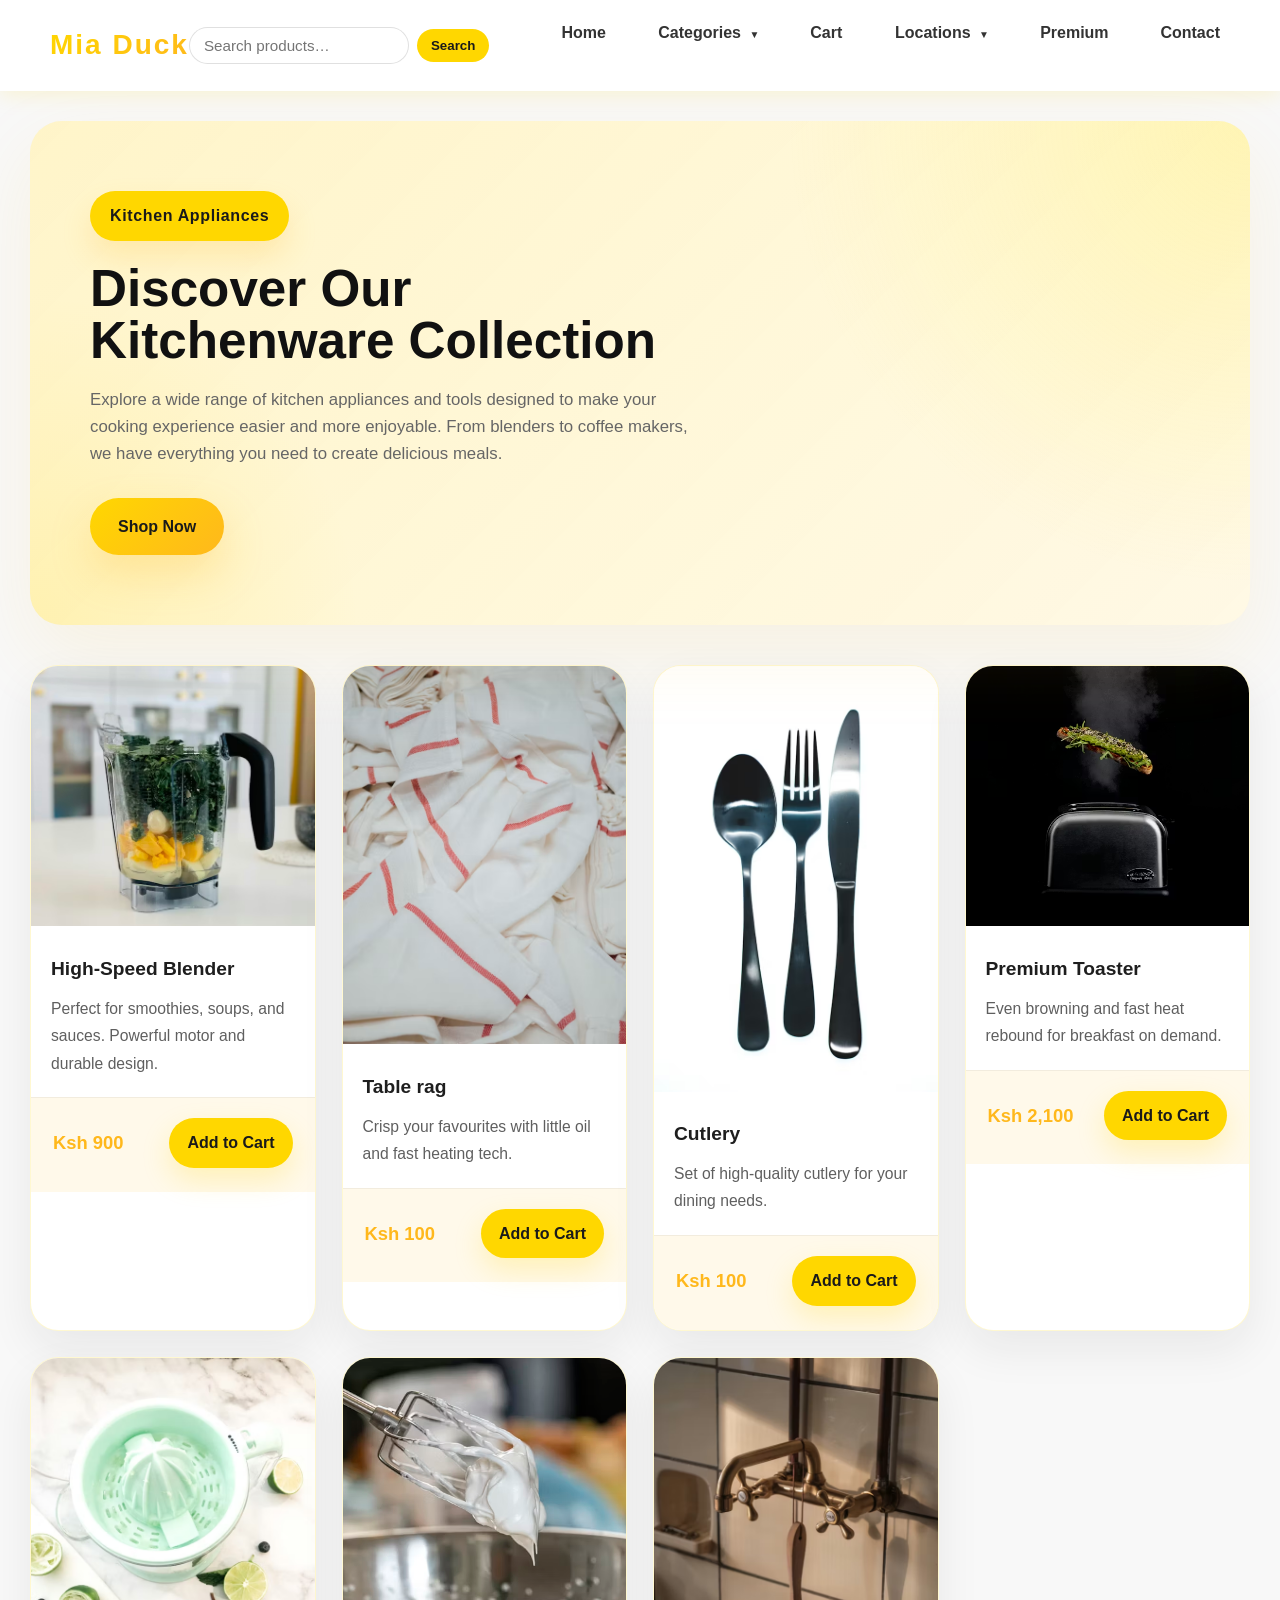
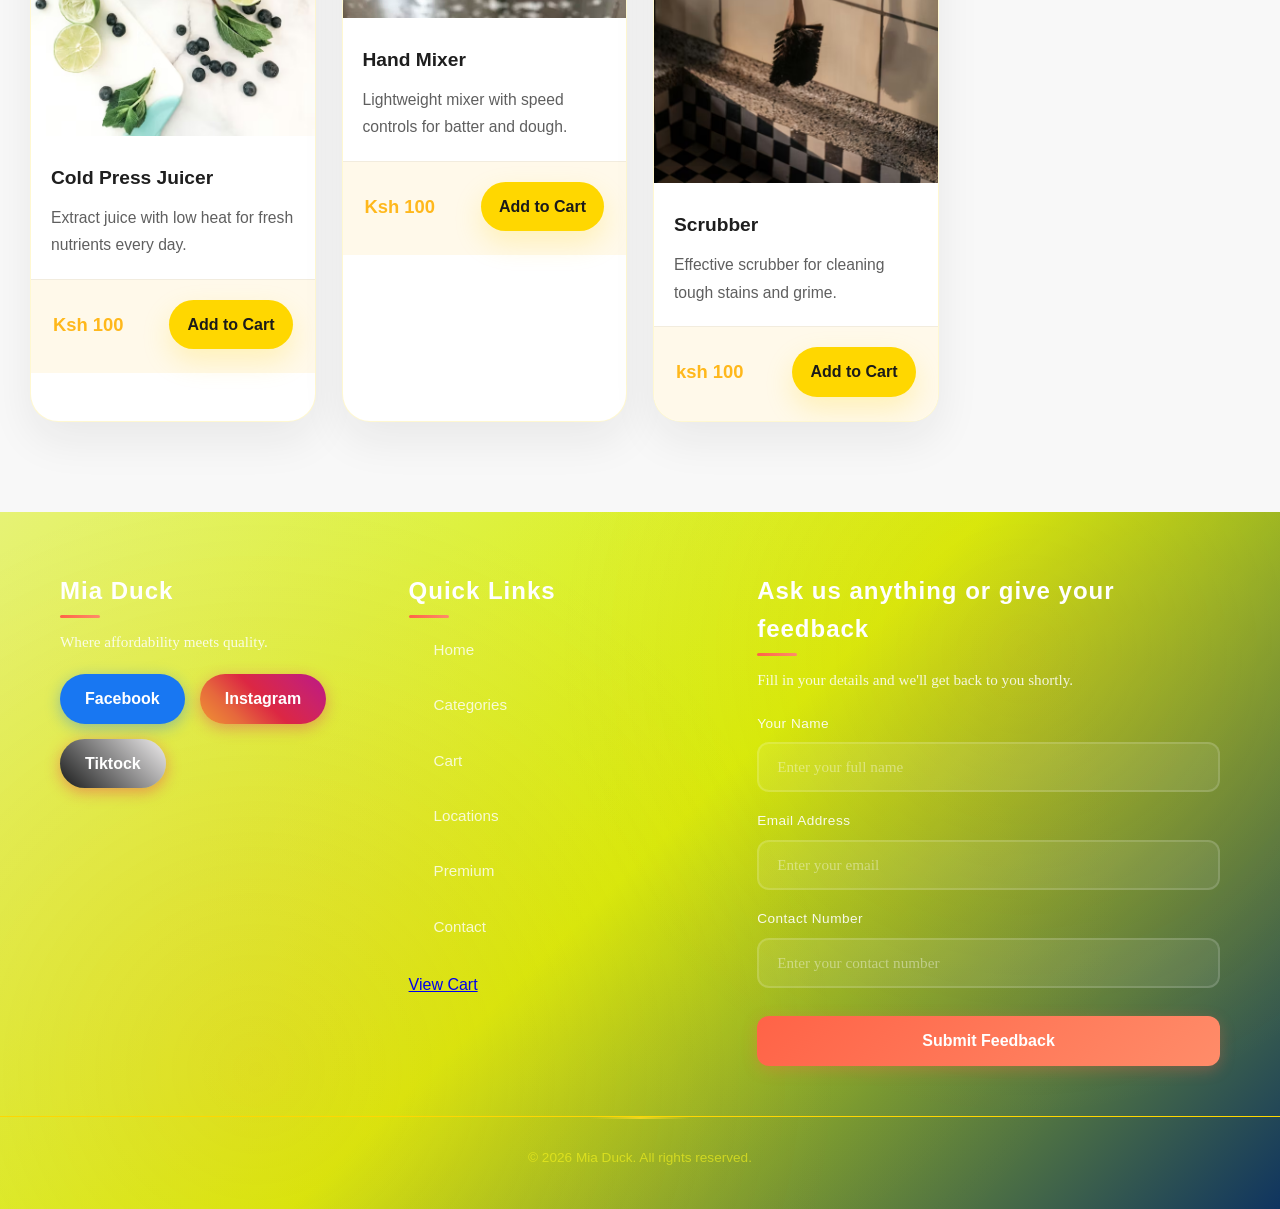
<file: kitchenware.html>
<!DOCTYPE html>
<html lang="en">
<head>
    <meta charset="UTF-8">
    <meta name="viewport" content="width=device-width, initial-scale=1.0">
    <title>Kitchenware - Mia Duck</title>
    <link rel="stylesheet" href="kitchenware.css">
</head>
<body>
    <nav class="navbar">
        <div class="logo">Mia Duck</div>
        <button class="nav-toggle" aria-label="Toggle navigation">
            <span class="bar"></span>
            <span class="bar"></span>
            <span class="bar"></span>
        </button>
        <ul class="nav-links">
            <li><a href="index.html">Home</a></li>
            <li class="dropdown">
                <a href="categories.html">Categories <span class="arrow">&#9660;</span></a>
                <ul class="dropdown-menu">
                    <li><a href="kitchenware.html">Kitchen Appliances</a></li>
                    <li><a href="homedecor.html">Home Decor</a></li>
                    <li><a href="stationery.html">Stationery</a></li>
                    <li><a href="beauty.html">Beauty</a></li>
                </ul>
            </li>
            <li><a href="cart.html">Cart</a></li>
            <li class="dropdown">
                <a href="locations.html">Locations <span class="arrow">&#9660;</span></a>
                <ul class="dropdown-menu">
                    <li><a href="locations.html#nairobi">Nairobi</a></li>
                    <li><a href="locations.html#kiambu">Kiambu</a></li>
                    <li><a href="locations.html#nakuru">Nakuru</a></li>
                    <li><a href="locations.html#roysambu">Roysambu</a></li>
                </ul>
            </li>
            <li><a href="premium.html">Premium</a></li>
            <li><a href="contact.html">Contact</a></li>
        </ul>
    </nav>

    <main class="kitchenware-main">
        <section class="kitchenware-hero">
            <div class="hero-copy">
                <span class="hero-badge">Kitchen Appliances</span>
                <h1>Discover Our Kitchenware Collection</h1>
                <p>Explore a wide range of kitchen appliances and tools designed to make your cooking experience easier and more enjoyable. From blenders to coffee makers, we have everything you need to create delicious meals.</p>
                <a href="cart.html" class="btn-primary">Shop Now</a>
            </div>
        </section>

        <section class="kitchenware-grid">
            <div class="product-card">
                <img src="photo-1585237672814-8f85a8118bf6.avif" alt="Blender" class="product-image">
                <h2 class="product-name">High-Speed Blender</h2>
                <p class="product-desc">Perfect for smoothies, soups, and sauces. Powerful motor and durable design.</p>
                <div class="product-footer">
                    <span class="price">Ksh 900</span>
                    <a href="cart.html" class="add-to-cart-btn">Add to Cart</a>
                </div>
            </div>

            <div class="product-card">
                <img src="photo-1529369274-e80f4b066d3d.avif" alt="Table rag" class="product-image">
                <h2 class="product-name">Table rag</h2>
                <p class="product-desc">Crisp your favourites with little oil and fast heating tech.</p>
                <div class="product-footer">
                    <span class="price">Ksh 100</span>
                    <a href="cart.html" class="add-to-cart-btn">Add to Cart</a>
                </div>
            </div>

            <div class="product-card">
                <img src="photo-1607637508318-d22cfb4299d4.avif" alt="Cutlery" class="product-image">
                <h2 class="product-name">Cutlery</h2>
                <p class="product-desc">Set of high-quality cutlery for your dining needs.</p>
                <div class="product-footer">
                    <span class="price">Ksh 100</span>
                    <a href="cart.html" class="add-to-cart-btn">Add to Cart</a>
                </div>
            </div>

            <div class="product-card">
                <img src="photo-1613221699807-4940ba9b83f4.avif" alt="Toaster" class="product-image">
                <h2 class="product-name">Premium Toaster</h2>
                <p class="product-desc">Even browning and fast heat rebound for breakfast on demand.</p>
                <div class="product-footer">
                    <span class="price">Ksh 2,100</span>
                    <a href="cart.html" class="add-to-cart-btn">Add to Cart</a>
                </div>
            </div>

            <div class="product-card">
                <img src="photo-1590420373382-4733a2a59f92.avif" alt="Juicer" class="product-image">
                <h2 class="product-name">Cold Press Juicer</h2>
                <p class="product-desc">Extract juice with low heat for fresh nutrients every day.</p>
                <div class="product-footer">
                    <span class="price">Ksh 100</span>
                    <a href="cart.html" class="add-to-cart-btn">Add to Cart</a>
                </div>
            </div>

            <div class="product-card">
                <img src="photo-1589985270319-40629f6ae936.avif" alt="Hand Mixer" class="product-image">
                <h2 class="product-name">Hand Mixer</h2>
                <p class="product-desc">Lightweight mixer with speed controls for batter and dough.</p>
                <div class="product-footer">
                    <span class="price">Ksh 100</span>
                    <a href="cart.html" class="add-to-cart-btn">Add to Cart</a>
                </div>
            </div>

            <div class="product-card">
                <img src="photo-1738156428545-f12f364e790f.avif" alt="Scrubber" class="product-image">
                <h2 class="product-name">Scrubber</h2>
                <p class="product-desc">Effective scrubber for cleaning tough stains and grime.</p>
                <div class="product-footer">
                    <span class="price">ksh 100</span>
                    <a href="cart.html" class="add-to-cart-btn">Add to Cart</a>
                </div>
            </div>
        </section>
    </main>

    <footer class="footer" id="book">
        <div class="footer-container">
            <div class="footer-section">
                <h3 class="footer-title">Mia Duck</h3>
                <p class="footer-text">Where affordability meets quality.</p>
                <div class="footer-social">
                    <a href="https://www.facebook.com/xabbinar.tingo/videos/mia-duck/2273597793053835/" target="_blank" class="social-btn facebook">
                        <span>Facebook</span>
                    </a>
                    <a href="https://www.instagram.com/miaducksjongooroad_/" target="_blank" class="social-btn instagram">
                        <span>Instagram</span>
                    </a>
                    <a href="https://www.tiktok.com/discover/mia-duck-store-location" target="_blank" class="social-btn Tiktock">
                        <span>Tiktock</span>
                    </a>
                </div>
            </div>

            <div class="footer-section">
                <h3 class="footer-title">Quick Links</h3>
                <ul class="footer-links">
                    <li><a href="index.html">Home</a></li>
                    <li><a href="categories.html">Categories</a></li>
                    <li><a href="cart.html">Cart</a></li>
                    <li><a href="locations.html">Locations</a></li>
                    <li><a href="premium.html">Premium</a></li>
                    <li><a href="contact.html">Contact</a></li>
                </ul>
                <a href="cart.html" class="btn-secondary">View Cart</a>
            </div>

            <div class="footer-section">
                <h3 class="footer-title">Ask us anything or give your feedback</h3>
                <p class="footer-text">Fill in your details and we'll get back to you shortly.</p>
                <form class="booking-form" action="#" method="post">
                    <div class="form-group">
                        <label for="name">Your Name</label>
                        <input type="text" id="name" name="name" placeholder="Enter your full name" required>
                    </div>
                    <div class="form-group">
                        <label for="email">Email Address</label>
                        <input type="email" id="email" name="email" placeholder="Enter your email" required>
                    </div>
                    <div class="form-group">
                        <label for="address">Contact Number</label>
                        <input type="text" id="address" name="address" placeholder="Enter your contact number" required>
                    </div>
                    <button type="submit" class="submit-btn">Submit Feedback</button>
                </form>
            </div>
        </div>
        <div class="footer-bottom">
            <p>&copy; 2026 Mia Duck. All rights reserved.</p>
        </div>
    </footer>
    <script src="script.js"></script>
</body>
</html>
</file>
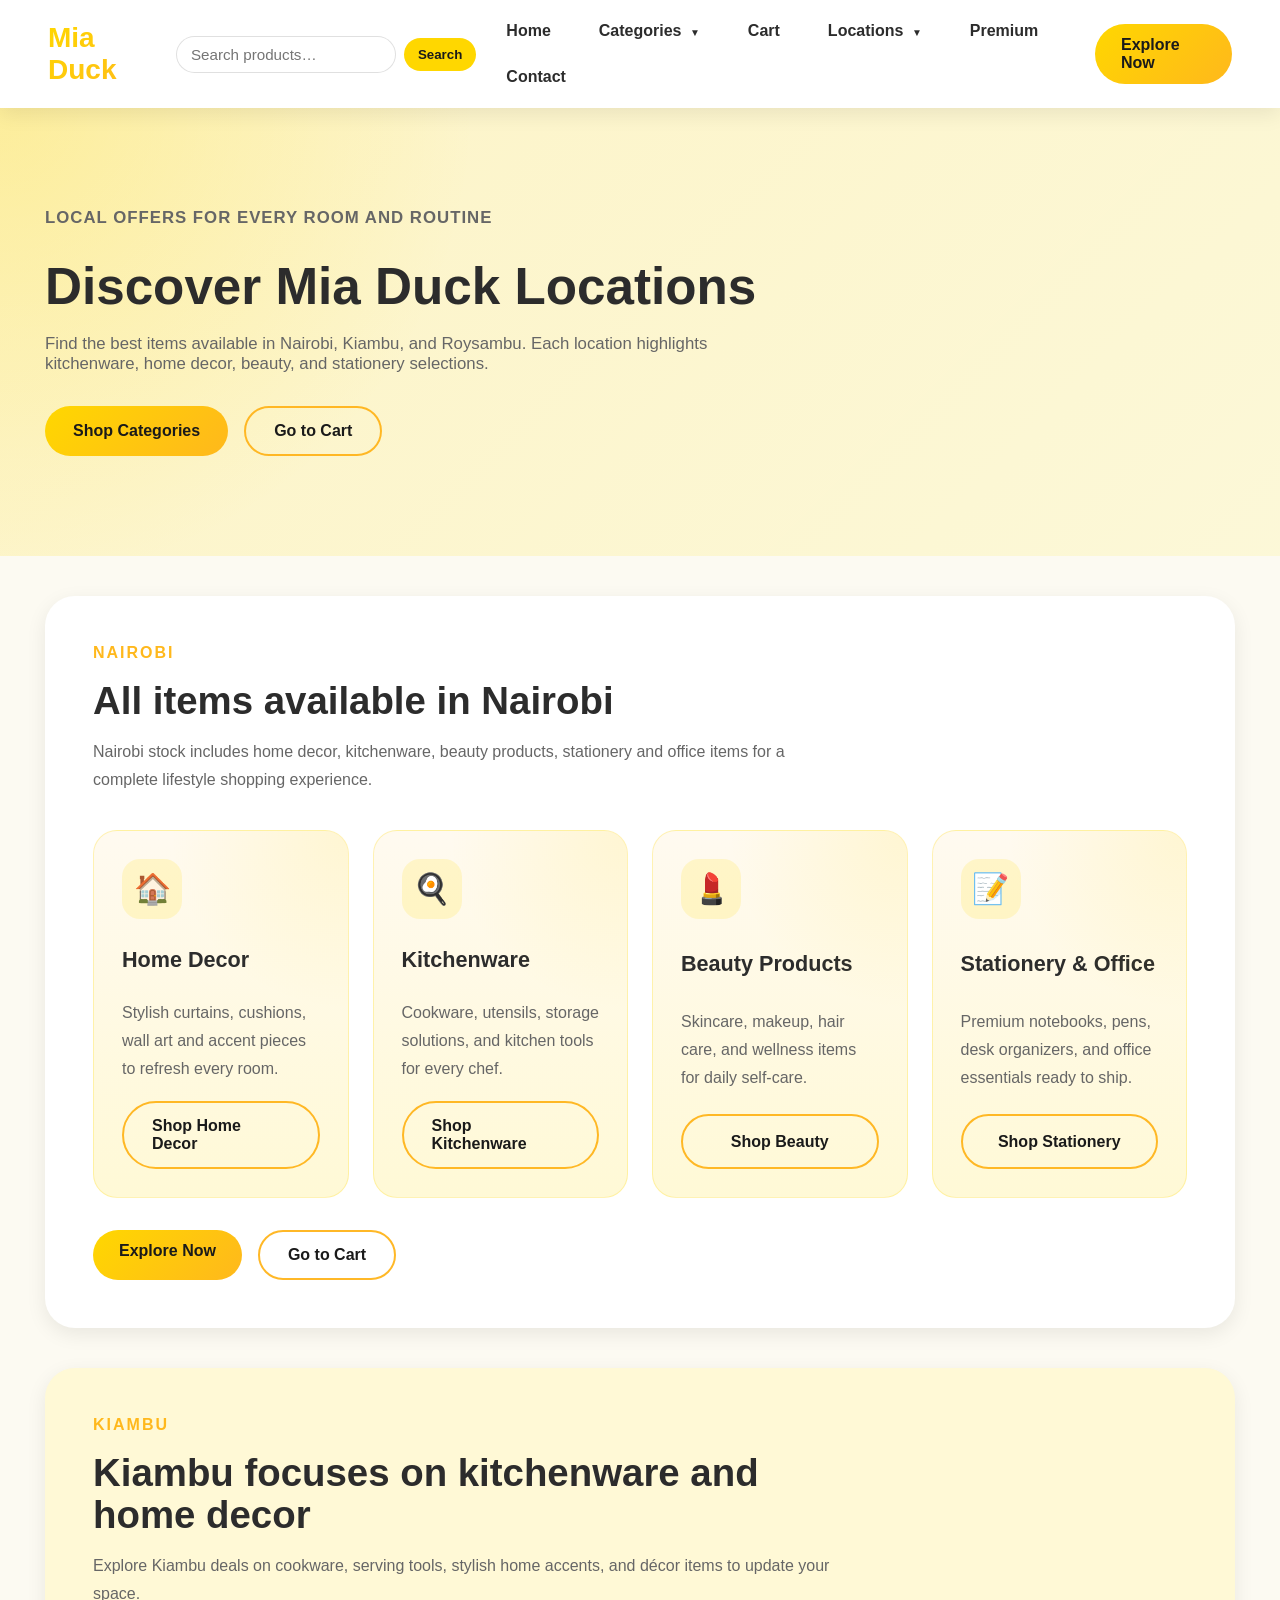
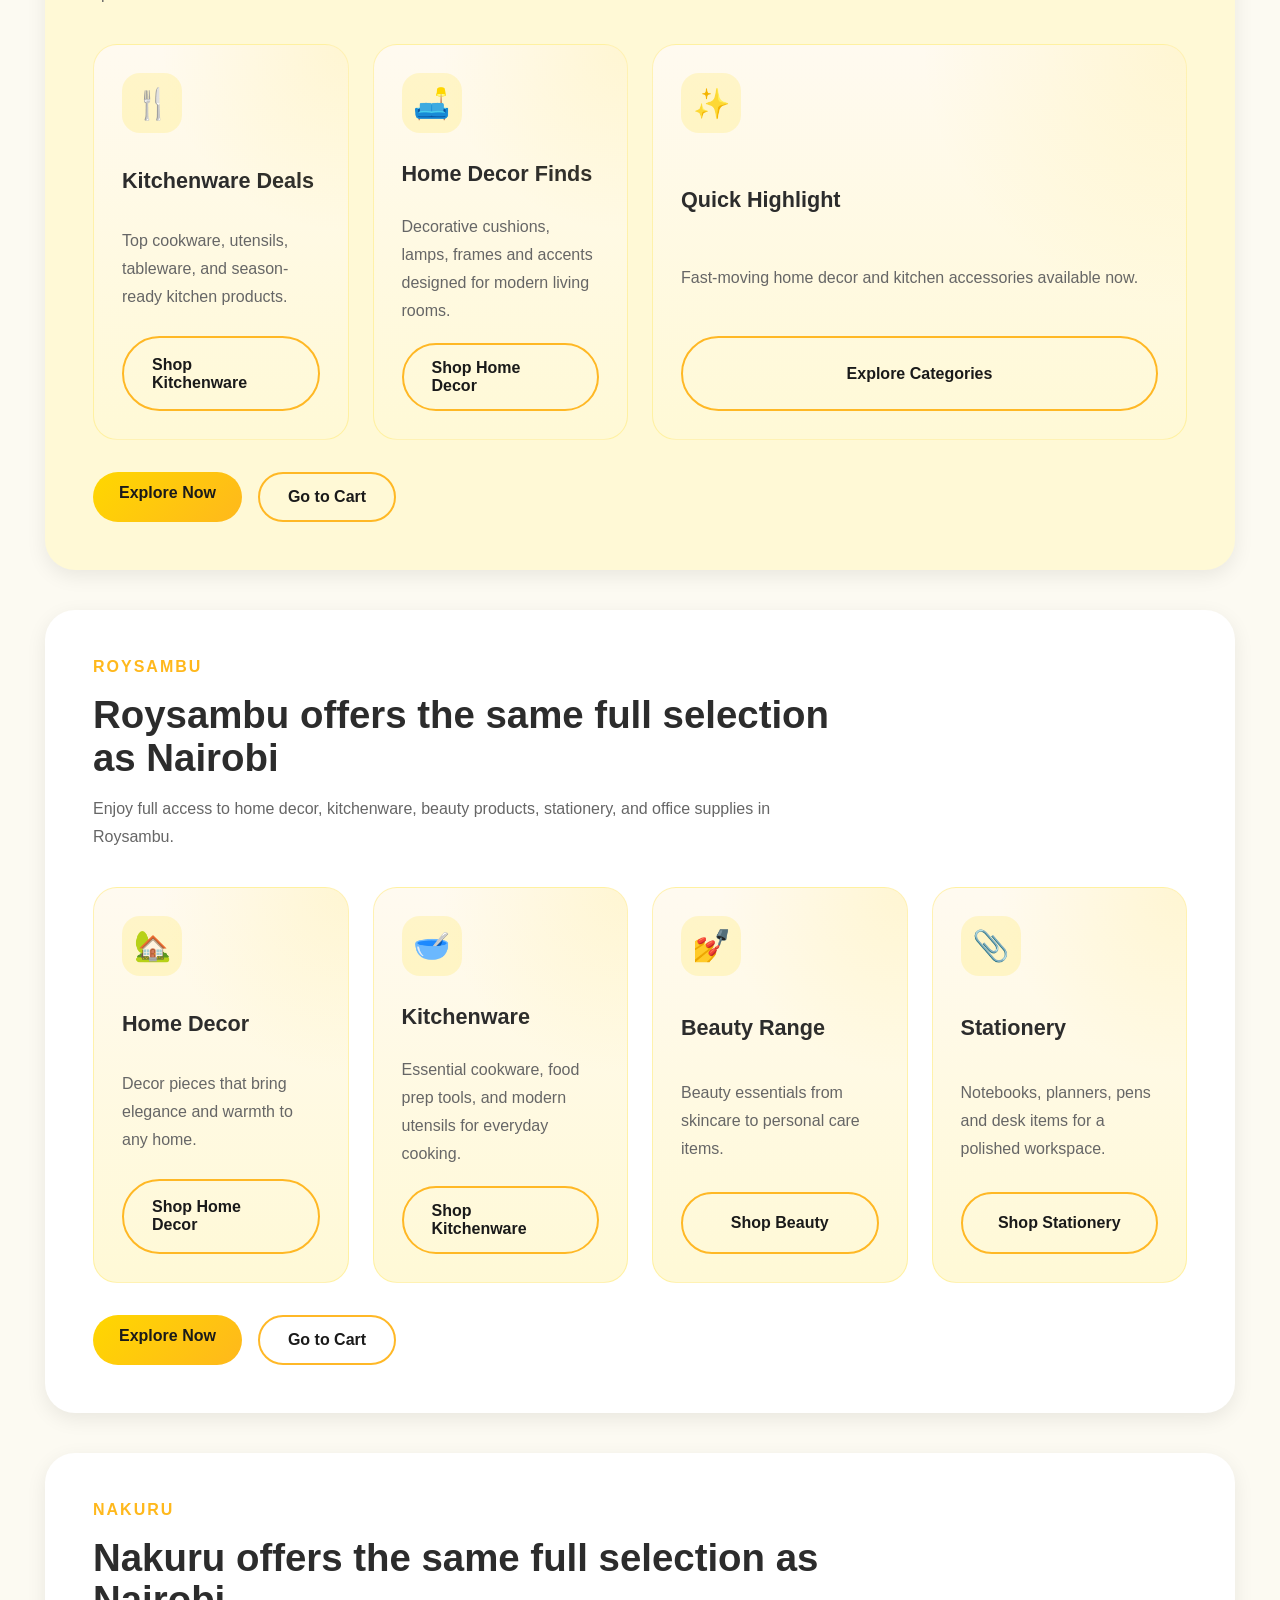
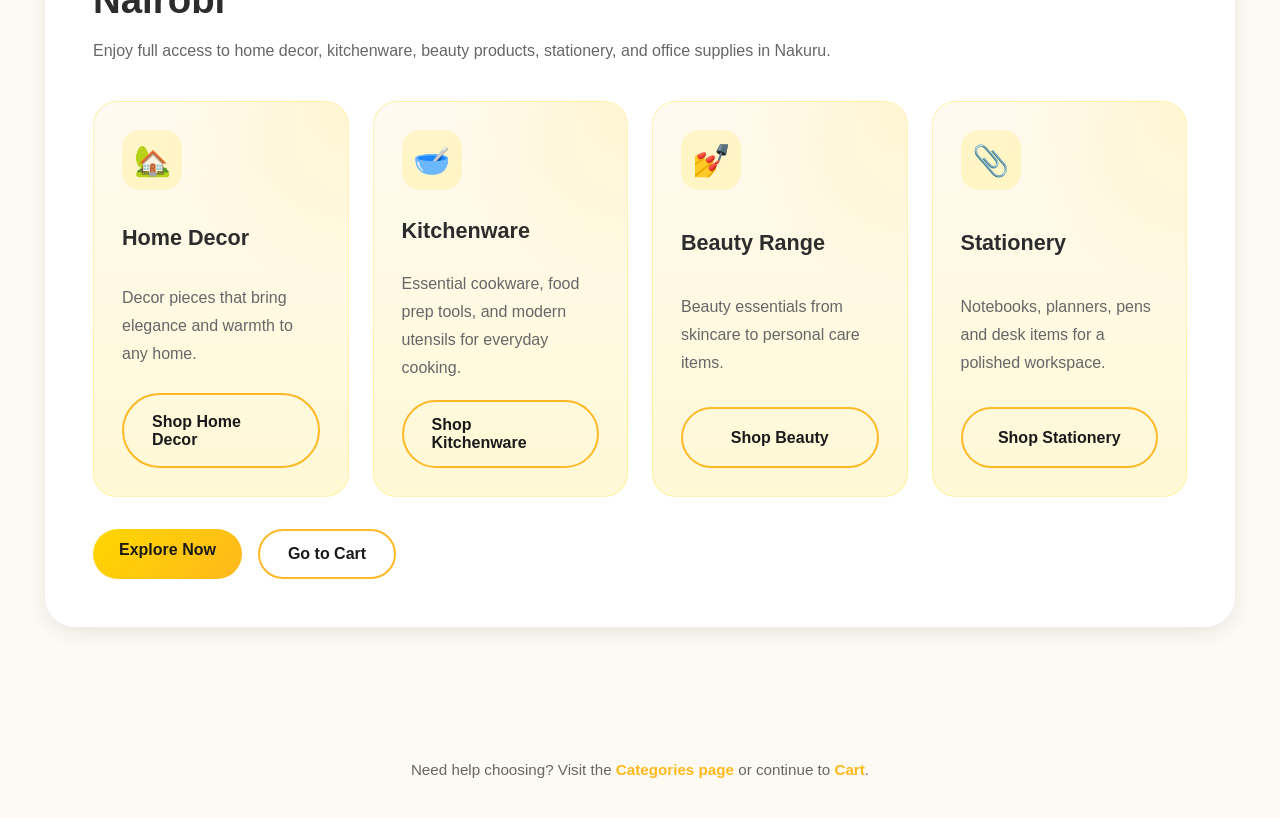
<file: locations.html>
<!DOCTYPE html>
<html lang="en">
<head>
    <meta charset="UTF-8">
    <meta name="viewport" content="width=device-width, initial-scale=1.0">
    <title>Locations - Mia Duck</title>
    <link rel="stylesheet" href="locations.css">
</head>
<body>
    <nav>
        <div class="logo">Mia Duck</div>
        <button class="nav-toggle" aria-label="Toggle navigation">
            <span class="bar"></span>
            <span class="bar"></span>
            <span class="bar"></span>
        </button>
       <ul class="nav-links">
  <li><a href="index.html">Home</a></li>

  <li class="dropdown">
    <a href="categories.html">Categories <span class="arrow">&#9660;</span></a>
    <ul class="dropdown-menu">
      <li><a href="kitchenware.html">Kitchen Appliances</a></li>
      <li><a href="homedecor.html">Home Decor</a></li>
      <li><a href="stationery.html">Stationery</a></li>
      <li><a href="beauty.html">Beauty</a></li>
    </ul>
  </li>

  <li><a href="cart.html">Cart</a></li>

  <li class="dropdown">
    <a href="locations.html">Locations <span class="arrow">&#9660;</span></a>
    <ul class="dropdown-menu">
      <li><a href="locations.html#nairobi">Nairobi</a></li>
      <li><a href="locations.html#kiambu">Kiambu</a></li>
      <li><a href="locations.html#nakuru">Nakuru</a></li>
      <li><a href="locations.html#roysambu">Roysambu</a></li>
    </ul>
  </li>

  <li><a href="premium.html">Premium</a></li>
  <li><a href="contact.html">Contact</a></li>
</ul>
        
    
        <a href="categories.html#categories" class="nav-cta-oval">Explore Now</a>
    </nav>

    <!-- Hero Section -->
    <header class="page-hero">
        <div class="hero-overlay"></div>
        <div class="hero-copy">
            <p class="hero-tag">Local offers for every room and routine</p>
            <h1>Discover Mia Duck Locations</h1>
            <p>Find the best items available in Nairobi, Kiambu, and Roysambu. Each location highlights kitchenware, home decor, beauty, and stationery selections.</p>
            <div class="hero-buttons">
                <a href="categories.html#categories" class="btn-primary">Shop Categories</a>
                <a href="cart.html" class="btn-secondary">Go to Cart</a>
            </div>
        </div>
    </header>

    <main>
        <!-- Nairobi Section -->
        <section class="location-section" id="nairobi" >
            <div class="section-header">
                <span class="section-label">Nairobi</span>
                <h2>All items available in Nairobi</h2>
                <p>Nairobi stock includes home decor, kitchenware, beauty products, stationery and office items for a complete lifestyle shopping experience.</p>
            </div>
            <div class="location-grid">
                <div class="location-card">
                    <div class="location-icon">🏠</div>
                    <h3>Home Decor</h3>
                    <p>Stylish curtains, cushions, wall art and accent pieces to refresh every room.</p>
                    <a href="homedecor.html" class="btn-secondary">Shop Home Decor</a>
                </div>
                <div class="location-card">
                    <div class="location-icon">🍳</div>
                    <h3>Kitchenware</h3>
                    <p>Cookware, utensils, storage solutions, and kitchen tools for every chef.</p>
                    <a href="kitchenware.html" class="btn-secondary">Shop Kitchenware</a>
                </div>
                <div class="location-card">
                    <div class="location-icon">💄</div>
                    <h3>Beauty Products</h3>
                    <p>Skincare, makeup, hair care, and wellness items for daily self-care.</p>
                    <a href="beauty.html" class="btn-secondary">Shop Beauty</a>
                </div>
                <div class="location-card">
                    <div class="location-icon">📝</div>
                    <h3>Stationery & Office</h3>
                    <p>Premium notebooks, pens, desk organizers, and office essentials ready to ship.</p>
                    <a href="stationery.html" class="btn-secondary">Shop Stationery</a>
                </div>
            </div>
            <div class="section-actions">
                <a href="categories.html#categories" class="nav-cta-oval">Explore Now</a>
                <a href="cart.html" class="btn-secondary">Go to Cart</a>
            </div>
        </section>

        <!-- Kiambu Section -->
        <section class="location-section alternate" id="kiambu" >
            <div class="section-header">
                <span class="section-label">Kiambu</span>
                <h2>Kiambu focuses on kitchenware and home decor</h2>
                <p>Explore Kiambu deals on cookware, serving tools, stylish home accents, and décor items to update your space.</p>
            </div>
            <div class="location-grid">
                <div class="location-card">
                    <div class="location-icon">🍴</div>
                    <h3>Kitchenware Deals</h3>
                    <p>Top cookware, utensils, tableware, and season-ready kitchen products.</p>
                    <a href="kitchenware.html" class="btn-secondary">Shop Kitchenware</a>
                </div>
                <div class="location-card">
                    <div class="location-icon">🛋️</div>
                    <h3>Home Decor Finds</h3>
                    <p>Decorative cushions, lamps, frames and accents designed for modern living rooms.</p>
                    <a href="homedecor.html" class="btn-secondary">Shop Home Decor</a>
                </div>
                <div class="location-card small-card">
                    <div class="location-icon">✨</div>
                    <h3>Quick Highlight</h3>
                    <p>Fast-moving home decor and kitchen accessories available now.</p>
                    <a href="categories.html#categories" class="btn-secondary">Explore Categories</a>
                </div>
            </div>
            <div class="section-actions">
                <a href="categories.html#categories" class="nav-cta-oval">Explore Now</a>
                <a href="cart.html" class="btn-secondary">Go to Cart</a>
            </div>
        </section>

        <!-- Roysambu Section -->
        <section class="location-section" id="roysambu" id="Roysambu">
            <div class="section-header">
                <span class="section-label">Roysambu</span>
                <h2>Roysambu offers the same full selection as Nairobi</h2>
                <p>Enjoy full access to home decor, kitchenware, beauty products, stationery, and office supplies in Roysambu.</p>
            </div>
            <div class="location-grid">
                <div class="location-card">
                    <div class="location-icon">🏡</div>
                    <h3>Home Decor</h3>
                    <p>Decor pieces that bring elegance and warmth to any home.</p>
                    <a href="homedecor.html" class="btn-secondary">Shop Home Decor</a>
                </div>
                <div class="location-card">
                    <div class="location-icon">🥣</div>
                    <h3>Kitchenware</h3>
                    <p>Essential cookware, food prep tools, and modern utensils for everyday cooking.</p>
                    <a href="kitchenware.html" class="btn-secondary">Shop Kitchenware</a>
                </div>
                <div class="location-card">
                    <div class="location-icon">💅</div>
                    <h3>Beauty Range</h3>
                    <p>Beauty essentials from skincare to personal care items.</p>
                    <a href="beauty.html" class="btn-secondary">Shop Beauty</a>
                </div>
                <div class="location-card">
                    <div class="location-icon">📎</div>
                    <h3>Stationery</h3>
                    <p>Notebooks, planners, pens and desk items for a polished workspace.</p>
                    <a href="stationery.html" class="btn-secondary">Shop Stationery</a>
                </div>
            </div>
            <div class="section-actions">
                <a href="categories.html#categories" class="nav-cta-oval">Explore Now</a>
                <a href="cart.html" class="btn-secondary">Go to Cart</a>
            </div>
        </section>

         <!-- Nakuru Section -->
        <section class="location-section" id="nakuru" >
            <div class="section-header">
                <span class="section-label">Nakuru</span>
                <h2>Nakuru offers the same full selection as Nairobi</h2>
                <p>Enjoy full access to home decor, kitchenware, beauty products, stationery, and office supplies in Nakuru.</p>
            </div>
            <div class="location-grid">
                <div class="location-card">
                    <div class="location-icon">🏡</div>
                    <h3>Home Decor</h3>
                    <p>Decor pieces that bring elegance and warmth to any home.</p>
                    <a href="homedecor.html" class="btn-secondary">Shop Home Decor</a>
                </div>
                <div class="location-card">
                    <div class="location-icon">🥣</div>
                    <h3>Kitchenware</h3>
                    <p>Essential cookware, food prep tools, and modern utensils for everyday cooking.</p>
                    <a href="kitchenware.html" class="btn-secondary">Shop Kitchenware</a>
                </div>
                <div class="location-card">
                    <div class="location-icon">💅</div>
                    <h3>Beauty Range</h3>
                    <p>Beauty essentials from skincare to personal care items.</p>
                    <a href="beauty.html" class="btn-secondary">Shop Beauty</a>
                </div>
                <div class="location-card">
                    <div class="location-icon">📎</div>
                    <h3>Stationery</h3>
                    <p>Notebooks, planners, pens and desk items for a polished workspace.</p>
                    <a href="stationery.html" class="btn-secondary">Shop Stationery</a>
                </div>
            </div>
            <div class="section-actions">
                <a href="categories.html#categories" class="nav-cta-oval">Explore Now</a>
                <a href="cart.html" class="btn-secondary">Go to Cart</a>
            </div>
        </section>

    </main>

    <footer class="page-footer">
        <p>Need help choosing? Visit the <a href="categories.html#categories">Categories page</a> or continue to <a href="cart.html">Cart</a>.</p>
    </footer>
</body>
<script src="script.js"></script>
</html>
</html>
</file>
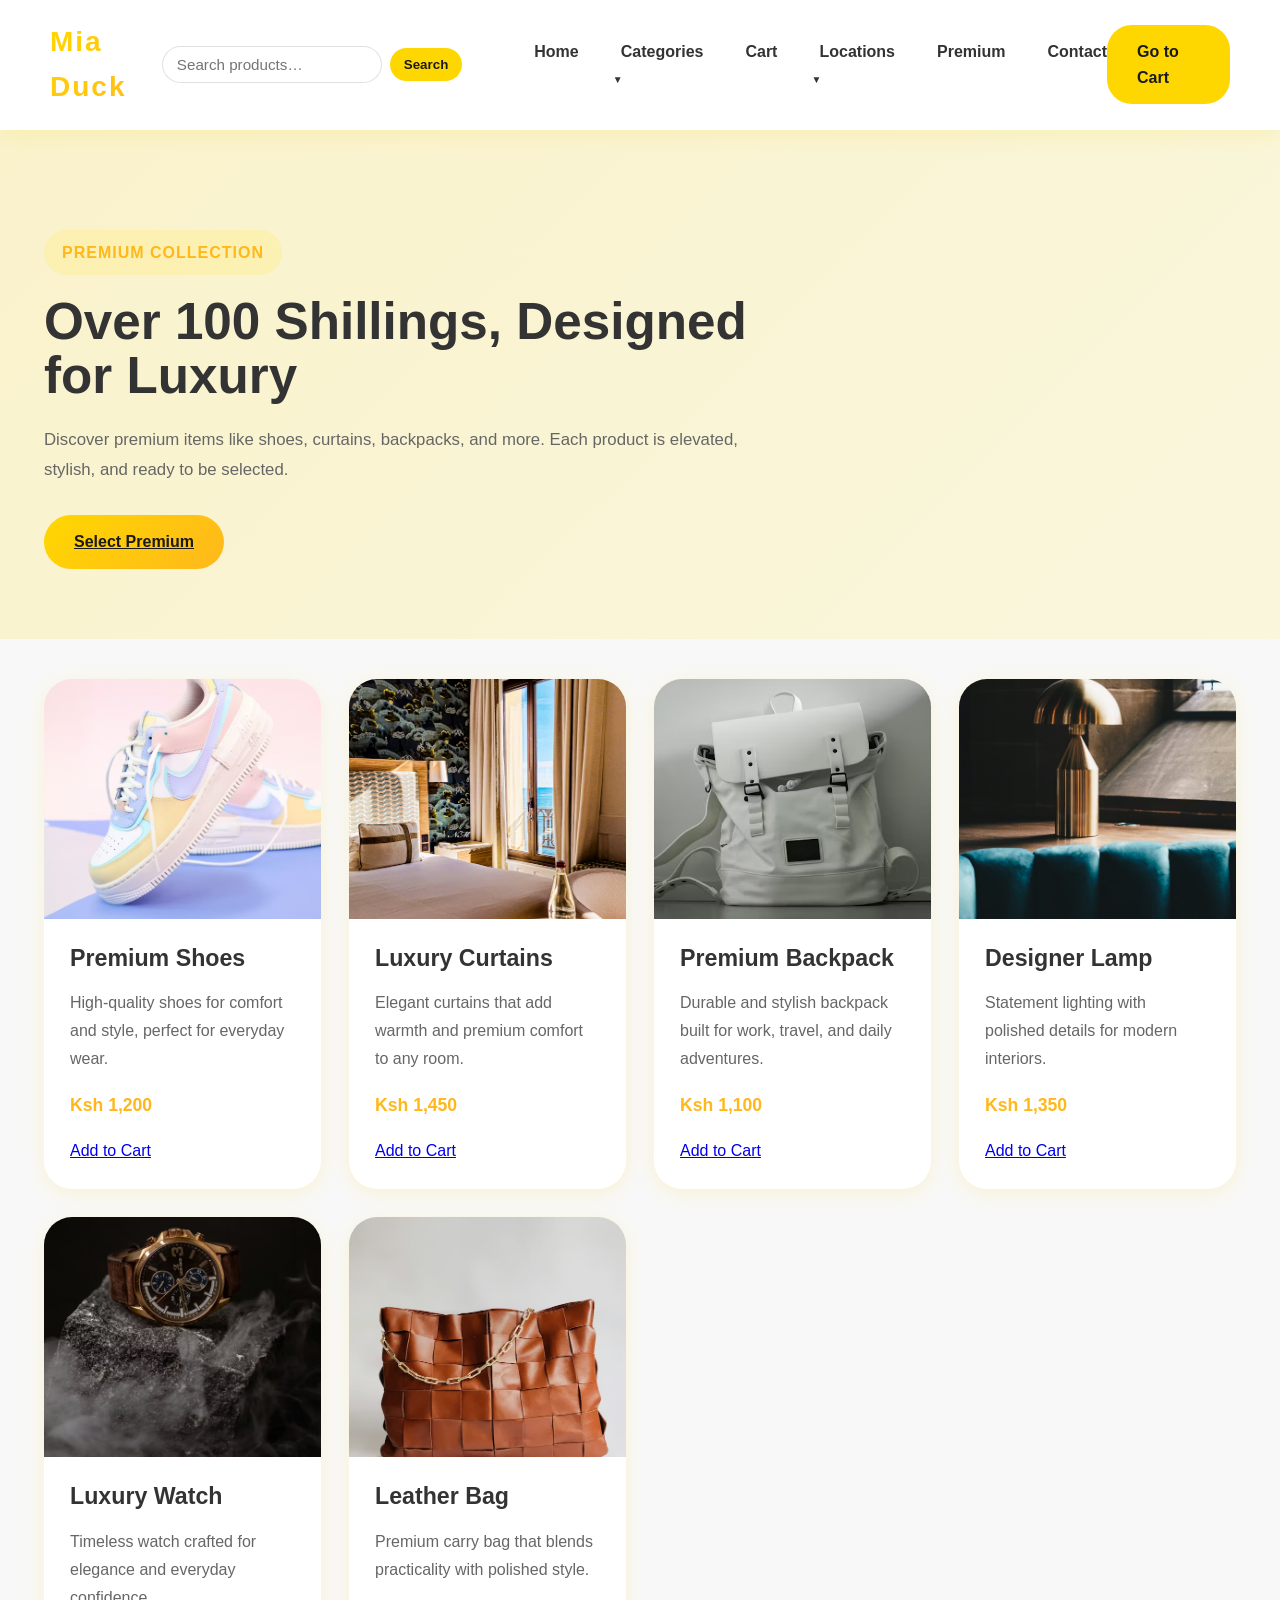
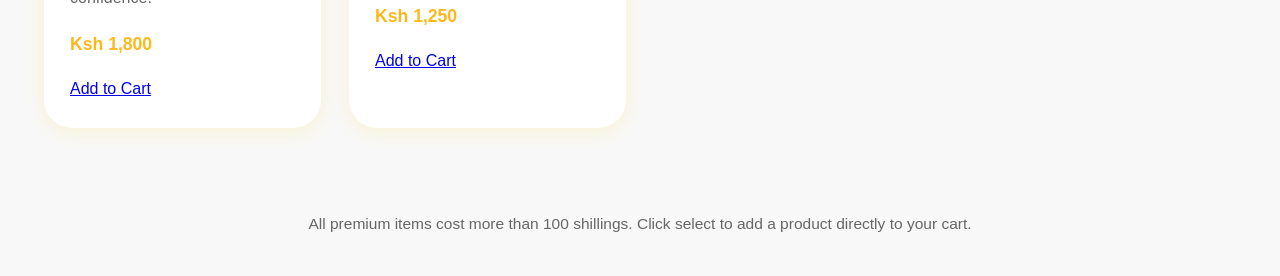
<file: premium.html>
<!DOCTYPE html>
<html lang="en">
<head>
    <meta charset="UTF-8">
    <meta name="viewport" content="width=device-width, initial-scale=1.0">
    <title>Premium - Mia Duck</title>
    <link rel="stylesheet" href="premium.css">
</head>
<body>
      <nav class="navbar">
        <div class="logo">Mia Duck</div>
        <button class="nav-toggle" aria-label="Toggle navigation">
            <span class="bar"></span>
            <span class="bar"></span>
            <span class="bar"></span>
        </button>
        <ul class="nav-links">
            <li><a href="index.html">Home</a></li>
            <li class="dropdown">
                <a href="categories.html">Categories <span class="arrow">&#9660;</span></a>
                <ul class="dropdown-menu">
                    <li><a href="kitchenware.html">Kitchen Appliances</a></li>
                    <li><a href="homedecor.html">Home Decor</a></li>
                    <li><a href="stationery.html">Stationery</a></li>
                    <li><a href="beauty.html">Beauty</a></li>
                </ul>
            </li>
            <li><a href="cart.html">Cart</a></li>
            <li class="dropdown">
                <a href="locations.html">Locations <span class="arrow">&#9660;</span></a>
                <ul class="dropdown-menu">
                    <li><a href="locations.html#nairobi">Nairobi</a></li>
                    <li><a href="locations.html#kiambu">Kiambu</a></li>
                    <li><a href="locations.html#nakuru">Nakuru</a></li>
                    <li><a href="locations.html#roysambu">Roysambu</a></li>
                </ul>
            </li>
            <li><a href="premium.html">Premium</a></li>
            <li><a href="contact.html">Contact</a></li>
        </ul>
        <a href="cart.html" class="nav-cta-oval">Go to Cart</a>        
    </nav>

    <header class="premium-hero">
        <div class="hero-copy">
            <span class="hero-badge">Premium Collection</span>
            <h1>Over 100 Shillings, Designed for Luxury</h1>
            <p>Discover premium items like shoes, curtains, backpacks, and more. Each product is elevated, stylish, and ready to be selected.</p>
            <a href="cart.html" class="btn-primary">Select Premium</a>
        </div>
    </header>

    <main class="premium-main">
        <section class="premium-grid">
            <div class="premium-card">
                <img src="photo-1595950653106-6c9ebd614d3a.avif" alt="Premium shoes" />
                <div class="premium-card-copy">
                    <h3>Premium Shoes</h3>
                    <p>High-quality shoes for comfort and style, perfect for everyday wear.</p>
                    <span class="premium-price">Ksh 1,200</span>
                    <a href="cart.html" class="add-to-cart-btn">Add to Cart</a>
                </div>
            </div>
            <div class="premium-card">
                <img src="photo-1776876648949-63ccabf63b10.avif" alt="Curtains" />
                <div class="premium-card-copy">
                    <h3>Luxury Curtains</h3>
                    <p>Elegant curtains that add warmth and premium comfort to any room.</p>
                    <span class="premium-price">Ksh 1,450</span>
                    <a href="cart.html" class="add-to-cart-btn">Add to Cart</a>
                </div>
            </div>
            <div class="premium-card">
                <img src="photo-1596273501899-336404ed1701.avif" alt="Backpack" />
                <div class="premium-card-copy">
                    <h3>Premium Backpack</h3>
                    <p>Durable and stylish backpack built for work, travel, and daily adventures.</p>
                    <span class="premium-price">Ksh 1,100</span>
                    <a href="cart.html" class="add-to-cart-btn">Add to Cart</a>
                </div>
            </div>
            <div class="premium-card">
                <img src="photo-1652272161003-da8cc05b3ae2.avif" alt="Designer lamp" />
                <div class="premium-card-copy">
                    <h3>Designer Lamp</h3>
                    <p>Statement lighting with polished details for modern interiors.</p>
                    <span class="premium-price">Ksh 1,350</span>
                    <a href="cart.html" class="add-to-cart-btn">Add to Cart</a>
                </div>
            </div>
            <div class="premium-card">
                <img src="photo-1670177257750-9b47927f68eb.avif" alt="Luxury watch" />
                <div class="premium-card-copy">
                    <h3>Luxury Watch</h3>
                    <p>Timeless watch crafted for elegance and everyday confidence.</p>
                    <span class="premium-price">Ksh 1,800</span>
                    <a href="cart.html" class="add-to-cart-btn">Add to Cart</a>
                </div>
            </div>
            <div class="premium-card">
                <img src="photo-1598532163257-ae3c6b2524b6.avif" alt="Leather bag" />
                <div class="premium-card-copy">
                    <h3>Leather Bag</h3>
                    <p>Premium carry bag that blends practicality with polished style.</p>
                    <span class="premium-price">Ksh 1,250</span>
                    <a href="cart.html" class="add-to-cart-btn">Add to Cart</a>
                </div>
            </div>
        </section>
    </main>

    

    <footer class="premium-footer">
        <p>All premium items cost more than 100 shillings. Click select to add a product directly to your cart.</p>
    </footer>
    <script src="script.js"></script>
</body>
</html>
</file>
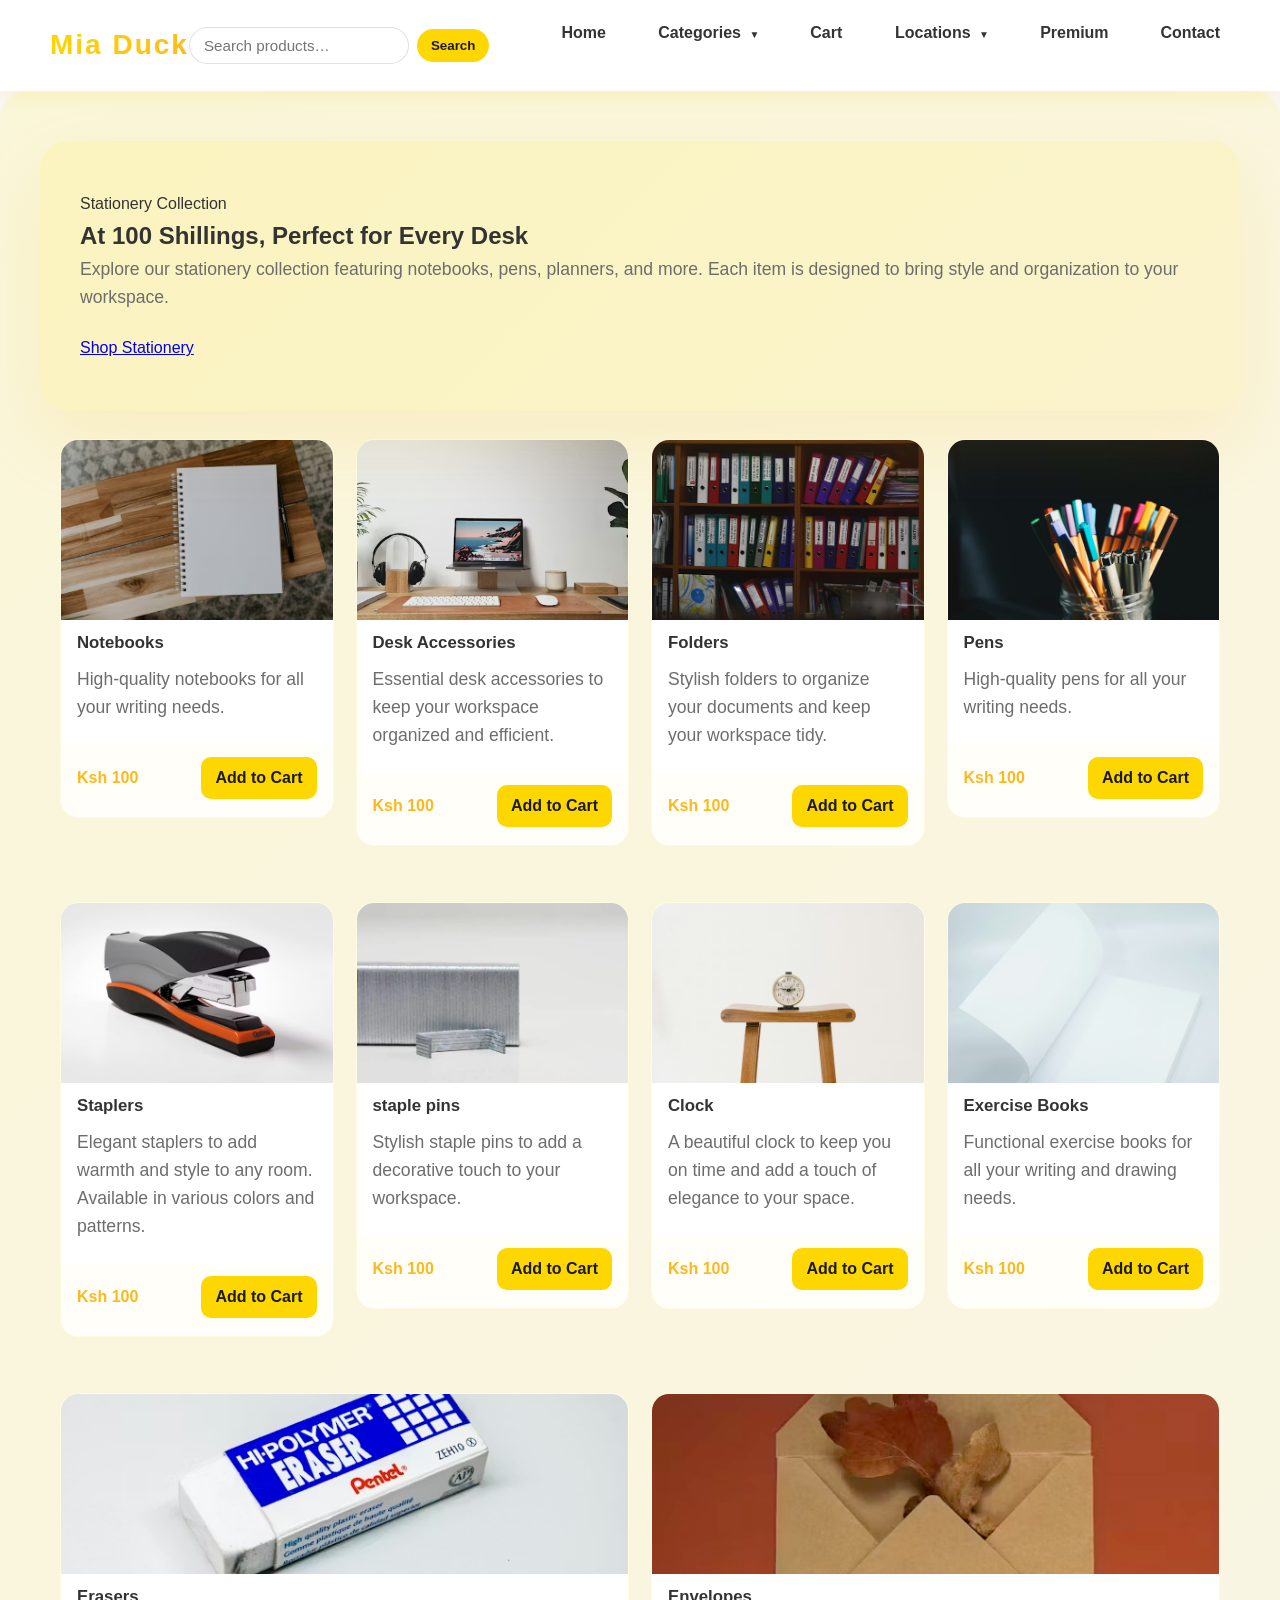
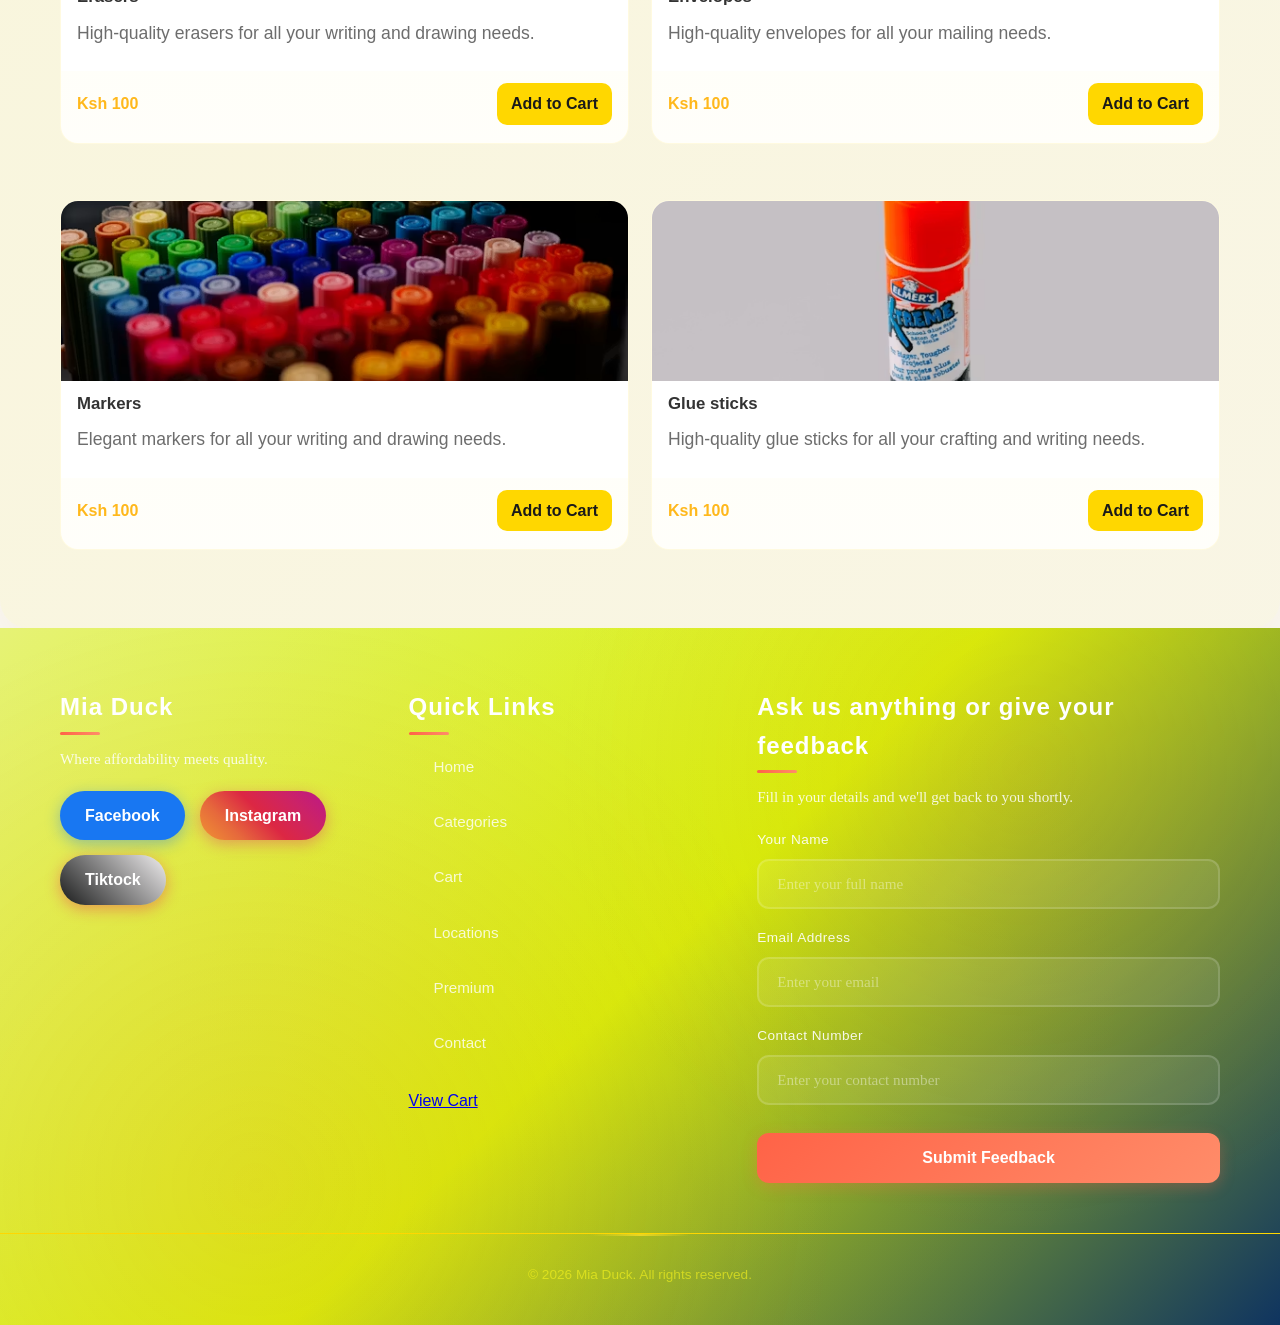
<file: stationery.html>
<!DOCTYPE html>
<html lang="en">
<head>
    <meta charset="UTF-8">
    <meta name="viewport" content="width=device-width, initial-scale=1.0">
    <title>Stationery-Mia Duck</title>
    <link rel="stylesheet" href="stationery.css">
</head>
<body>
    <nav class="navbar">
        <div class="logo">Mia Duck</div>
        <button class="nav-toggle" aria-label="Toggle navigation">
            <span class="bar"></span>
            <span class="bar"></span>
            <span class="bar"></span>
        </button>
        <ul class="nav-links">
            <li><a href="index.html">Home</a></li>
            <li class="dropdown">
                <a href="categories.html">Categories <span class="arrow">&#9660;</span></a>
                <ul class="dropdown-menu">
                    <li><a href="kitchenware.html">Kitchen Appliances</a></li>
                    <li><a href="homedecor.html">Home Decor</a></li>
                    <li><a href="stationery.html">Stationery</a></li>
                    <li><a href="beauty.html">Beauty</a></li>
                </ul>
            </li>
            <li><a href="cart.html">Cart</a></li>
            <li class="dropdown">
                <a href="locations.html">Locations <span class="arrow">&#9660;</span></a>
                <ul class="dropdown-menu">
                    <li><a href="locations.html#nairobi">Nairobi</a></li>
                    <li><a href="locations.html#kiambu">Kiambu</a></li>
                    <li><a href="locations.html#nakuru">Nakuru</a></li>
                    <li><a href="locations.html#roysambu">Roysambu</a></li>
                </ul>
            </li>
            <li><a href="premium.html">Premium</a></li>
            <li><a href="contact.html">Contact</a></li>
        </ul>
        
    </nav>


    <main class="stationery-hero">
        <section class="stationery-hero">
        <div class="hero-copy">
            <span class="hero-badge">Stationery Collection</span>
            <h1>At 100 Shillings, Perfect for Every Desk</h1>
            <p>Explore our stationery collection featuring notebooks, pens, planners, and more. Each item is designed to bring style and organization to your workspace.</p>
            <a href="cart.html" class="btn-primary">Shop Stationery</a>
        </div>
        </section>

         <section class="stationery-grid">
            <div class="product-card">
                <img src="photo-1612367980327-7454a7276aa7.avif" alt="Notebooks" class="product-image">
                <h2 class="product-name">Notebooks</h2>
                <p class="product-desc">High-quality notebooks for all your writing needs.</p>
                <div class="product-footer">
                    <span class="price">Ksh 100</span>
                    <a href="cart.html" class="add-to-cart-btn">Add to Cart</a>
                </div>
            </div>  

            <div class="product-card">
                <img src="photo-1629317337307-e37f95ebc372.avif" alt="Desk Accessories" class="product-image">
                <h2 class="product-name">Desk Accessories</h2>
                <p class="product-desc">Essential desk accessories to keep your workspace organized and efficient.</p>
                <div class="product-footer">
                    <span class="price">Ksh 100</span>
                    <a href="cart.html" class="add-to-cart-btn">Add to Cart</a>
                </div>  
                </div>

                <div class="product-card">
                <img src="photo-1544396821-4dd40b938ad3.avif" alt="Folders" class="product-image">
                <h2 class="product-name">Folders</h2>
                <p class="product-desc">Stylish folders to organize your documents and keep your workspace tidy.</p>
                <div class="product-footer">
                    <span class="price">Ksh 100</span>
                    <a href="cart.html" class="add-to-cart-btn">Add to Cart</a>

                    </div>
                    </div>

                    <div class="product-card">
                <img src="photo-1510936994138-07e06c7c5add.avif" alt="Pens" class="product-image">
                <h2 class="product-name">Pens</h2>
                <p class="product-desc">High-quality pens for all your writing needs.</p>
                <div class="product-footer">
                    <span class="price">Ksh 100</span>
                    <a href="cart.html" class="add-to-cart-btn">Add to Cart</a>
                    </div>
                    </div>
        </section>

        <section class="stationery-grid">
            <div class="product-card">
                <img src="photo-1559743341-7fef133c7c6a.avif" alt="Staplers" class="product-image">
                <h2 class="product-name">Staplers</h2>
                <p class="product-desc">Elegant staplers to add warmth and style to any room. Available in various colors and patterns.</p>
                <div class="product-footer">
                    <span class="price">Ksh 100</span>
                    <a href="cart.html" class="add-to-cart-btn">Add to Cart</a>
                </div>
            </div>

            <div class="product-card">
                <img src="istockphoto-1150084841-612x612.webp" alt="staple pins" class="product-image">
                <h2 class="product-name">staple pins</h2>
                <p class="product-desc">Stylish staple pins to add a decorative touch to your workspace.</p>
                <div class="product-footer">
                    <span class="price">Ksh 100</span>
                    <a href="cart.html" class="add-to-cart-btn">Add to Cart</a>
                </div>  
                </div>

                <div class="product-card">
                <img src="photo-1605791767308-46f38113f418.avif" alt="Clock" class="product-image">
                <h2 class="product-name">Clock</h2>
                <p class="product-desc">A beautiful clock to keep you on time and add a touch of elegance to your space.</p>
                <div class="product-footer">
                    <span class="price">Ksh 100</span>
                    <a href="cart.html" class="add-to-cart-btn">Add to Cart</a>

                    </div>
                    </div>

                    <div class="product-card">
                    <img src="photo-1621944192380-808416c390e2.avif" alt="Exercise Books" class="product-image">
                    <h2 class="product-name">Exercise Books</h2>
                    <p class="product-desc">Functional exercise books for all your writing and drawing needs.</p>
                    <div class="product-footer">
                        <span class="price">Ksh 100</span>
                        <a href="cart.html" class="add-to-cart-btn">Add to Cart</a>
                    </div>
                </div>
            </div>

            </section>


            <section class="stationery-grid">
                <div class="product-card">
                    <img src="photo-1667532447990-51c6704ef358.avif" alt="Erasers" class="product-image">
                    <h2 class="product-name">Erasers</h2>
                    <p class="product-desc">High-quality erasers for all your writing and drawing needs.</p>
                    <div class="product-footer">
                        <span class="price">Ksh 100</span>
                        <a href="cart.html" class="add-to-cart-btn">Add to Cart</a>
                    </div>
                    </div>

                    <div class="product-card">
                    <img src="photo-1694285453486-ead6e637e524.avif" alt="Envelopes" class="product-image">
                    <h2 class="product-name">Envelopes</h2>
                    <p class="product-desc">High-quality envelopes for all your mailing needs.</p>
                    <div class="product-footer">
                        <span class="price">Ksh 100</span>
                        <a href="cart.html" class="add-to-cart-btn">Add to Cart</a>
                    </div>
                </div>
            </div>

            </section>


            <section class="stationery-grid">
                <div class="product-card">
                    <img src="photo-1679785580069-657e6d23698c.avif" alt="Markers" class="product-image">
                    <h2 class="product-name">Markers</h2>
                    <p class="product-desc">Elegant markers for all your writing and drawing needs.</p>
                    <div class="product-footer">
                        <span class="price">Ksh 100</span>
                        <a href="cart.html" class="add-to-cart-btn">Add to Cart</a>
                    </div>
                    </div>

                    <div class="product-card">
                    <img src="photo-1587145717234-bc7fae25ed38.avif" alt="Glue Sticks" class="product-image">
                    <h2 class="product-name">Glue sticks</h2>
                    <p class="product-desc">High-quality glue sticks for all your crafting and writing needs.</p>
                    <div class="product-footer">
                        <span class="price">Ksh 100</span>
                        <a href="cart.html" class="add-to-cart-btn">Add to Cart</a>
                        </div>
                        </div>
                        </section>

                        </main>

                        

                        <footer class="footer" id="book">
        <div class="footer-container">
            <div class="footer-section">
                <h3 class="footer-title">Mia Duck</h3>
                <p class="footer-text">Where affordability meets quality.</p>
                <div class="footer-social">
                    <a href="https://www.facebook.com/xabbinar.tingo/videos/mia-duck/2273597793053835/" target="_blank" class="social-btn facebook">
                        <span>Facebook</span>
                    </a>
                    <a href="https://www.instagram.com/miaducksjongooroad_/" target="_blank" class="social-btn instagram">
                        <span>Instagram</span>
                    </a>
                    <a href="https://www.tiktok.com/discover/mia-duck-store-location" target="_blank" class="social-btn Tiktock">
                        <span>Tiktock</span>
                    </a>
                </div>
            </div>

            <div class="footer-section">
                <h3 class="footer-title">Quick Links</h3>
                <ul class="footer-links">
                    <li><a href="index.html">Home</a></li>
                    <li><a href="categories.html">Categories</a></li>
                    <li><a href="cart.html">Cart</a></li>
                    <li><a href="locations.html">Locations</a></li>
                    <li><a href="premium.html">Premium</a></li>
                    <li><a href="contact.html">Contact</a></li>
                </ul>
                <a href="cart.html" class="btn-secondary">View Cart</a>
            </div>

            <div class="footer-section">
                <h3 class="footer-title">Ask us anything or give your feedback</h3>
                <p class="footer-text">Fill in your details and we'll get back to you shortly.</p>
                <form class="booking-form" action="#" method="post">
                    <div class="form-group">
                        <label for="name">Your Name</label>
                        <input type="text" id="name" name="name" placeholder="Enter your full name" required>
                    </div>
                    <div class="form-group">
                        <label for="email">Email Address</label>
                        <input type="email" id="email" name="email" placeholder="Enter your email" required>
                    </div>
                    <div class="form-group">
                        <label for="address">Contact Number</label>
                        <input type="text" id="address" name="address" placeholder="Enter your contact number" required>
                    </div>
                    <button type="submit" class="submit-btn">Submit Feedback</button>
                </form>
            </div>
        </div>
        <div class="footer-bottom">
            <p>&copy; 2026 Mia Duck. All rights reserved.</p>
        </div>
    </footer>
    <script src ="script.js"></script>
</body>
</html>
                         



    
</body>
</html>
</file>
<file: beauty.css>
:root {
    /* Primary Theme Colors - YELLOW PALETTE */
    --primary-yellow: #ffd700;
    --primary-yellow-light: #ffed4e;
    --primary-yellow-dark: #ffb81c;
    
    /* Accent Colors */
    --dark-bg: #1a1a1a;
    --light-bg: #f8f8f8;
    --text-primary: #333;
    --text-light: #666;
    --white: #ffffff;
    
    /* Transitions & Effects */
    --transition: all 0.3s cubic-bezier(0.4, 0, 0.2, 1);
    --shadow: 0 4px 20px rgba(255, 215, 0, 0.15);
    --shadow-hover: 0 12px 40px rgba(255, 215, 0, 0.25);
}

* {
    margin: 0;
    padding: 0;
    box-sizing: border-box;
}

body {
    font-family: 'Segoe UI', Tahoma, Geneva, Verdana, sans-serif;
    color: var(--text-primary);
    background-color: var(--light-bg);
    line-height: 1.6;
}

/* =====================
   2. NAVIGATION STYLING
   ===================== */

/* Dropdown wrapper */
.nav-links li.dropdown {
  position: relative;
}

/* Hide dropdown by default */
.nav-links .dropdown-menu {
  display: none;
  position: absolute;
  top: 100%;
  left: 0;
  background-color: #fff;
  min-width: 180px;
  box-shadow: 0 8px 16px rgba(0, 0, 0, 0.1);
  border-radius: 6px;
  padding: 8px 0;
  z-index: 1000;
  list-style: none;
  margin: 0;
}

/* Show on hover */
.nav-links li.dropdown:hover .dropdown-menu {
  display: block;
}

/* Dropdown items */
.nav-links .dropdown-menu li a {
  display: block;
  padding: 10px 16px;
  white-space: nowrap;
  color: #333;
  text-decoration: none;
}

.nav-links .dropdown-menu li a:hover {
  background-color: #f5f5f5;
}

/* Arrow icon */
.nav-links .arrow {
  font-size: 10px;
  margin-left: 4px;
}


nav {
    /* Navigation container with yellow accent */
    display: flex;
    justify-content: space-between;
    align-items: center;
    padding: 20px 50px;
    background: var(--white);
    box-shadow: var(--shadow);
    position: sticky;
    top: 0;
    z-index: 100;
    transition: var(--transition);
}

nav:hover {
    box-shadow: var(--shadow-hover);
}

.logo {
    /* Mia Duck Logo */
    font-size: 28px;
    font-weight: 800;
    background: linear-gradient(135deg, var(--primary-yellow), var(--primary-yellow-dark));
    -webkit-background-clip: text;
    -webkit-text-fill-color: transparent;
    background-clip: text;
    letter-spacing: 2px;
}

.nav-links {
    /* Navigation menu list */
    display: flex;
    list-style: none;
    gap: 30px;
    flex: 1;
    margin-left: 60px;
}

.nav-links a {
    /* Navigation links styling */
    color: var(--text-primary);
    text-decoration: none;
    font-weight: 600;
    padding: 8px 12px;
    border-radius: 4px;
    transition: var(--transition);
    position: relative;
}

.nav-links a::after {
    /* Underline animation effect on hover */
    content: '';
    position: absolute;
    bottom: 0;
    left: 0;
    width: 0;
    height: 3px;
    background: var(--primary-yellow);
    border-radius: 2px;
    transition: width 0.3s ease;
}

.nav-links a:hover::after {
    width: 100%;
}

.nav-cta-oval {
    /* Call-to-action button with yellow background */
    background: var(--primary-yellow);
    color: var(--dark-bg);
    padding: 12px 28px;
    border-radius: 25px;
    text-decoration: none;
    font-weight: 700;
    transition: var(--transition);
    cursor: pointer;
    border: 2px solid var(--primary-yellow);
}

.nav-cta-oval:hover {
    background: transparent;
    color: var(--primary-yellow);
    transform: translateY(-2px);
    box-shadow: 0 6px 20px rgba(255, 215, 0, 0.3);
}

.nav-toggle {
    display: none;
    width: 44px;
    height: 44px;
    border: none;
    background: transparent;
    cursor: pointer;
    padding: 0;
    align-items: center;
    justify-content: center;
}

.nav-toggle .bar {
    display: block;
    width: 24px;
    height: 2px;
    margin: 4px 0;
    background: var(--text-primary);
    border-radius: 999px;
    transition: transform 0.25s ease, opacity 0.25s ease;
}

.nav-toggle.open .bar:nth-child(1) {
    transform: translateY(6px) rotate(45deg);
}

.nav-toggle.open .bar:nth-child(2) {
    opacity: 0;
}

.nav-toggle.open .bar:nth-child(3) {
    transform: translateY(-6px) rotate(-45deg);
}

@media (max-width: 768px) {
    nav {
        padding: 16px 20px;
    }

    .nav-toggle {
        display: flex;
    }

    .nav-links {
        position: absolute;
        top: 100%;
        left: 0;
        right: 0;
        background: var(--white);
        flex-direction: column;
        gap: 0;
        padding: 14px 20px;
        margin: 0;
        display: none;
        box-shadow: 0 20px 40px rgba(0, 0, 0, 0.12);
    }

    .nav-links.mobile-active {
        display: flex;
    }

    .nav-links li {
        width: 100%;
    }

    .nav-links a {
        width: 100%;
        display: block;
        padding: 14px 0;
    }

    .nav-links a::after {
        display: none;
    }

    .nav-cta-oval {
        width: 100%;
        text-align: center;
        margin-top: 12px;
    }
}
/* Mini cart drawer */
.mini-cart {
    position: fixed;
    right: 20px;
    bottom: 20px;
    width: 360px;
    max-width: calc(100% - 40px);
    transform: translateY(24px) scale(0.98);
    opacity: 0;
    pointer-events: none;
    transition: transform 0.28s ease, opacity 0.28s ease;
    z-index: 12000;
}
.mini-cart.open {
    transform: translateY(0) scale(1);
    opacity: 1;
    pointer-events: auto;
}
.mini-cart-panel {
    background: linear-gradient(180deg,#fff 0%, #fff9ea 100%);
    border-radius: 16px;
    box-shadow: 0 30px 60px rgba(0,0,0,0.16);
    overflow: hidden;
    border: 1px solid rgba(255,215,0,0.12);
}
.mini-cart-header {
    display:flex;
    align-items:center;
    justify-content:space-between;
    padding:12px 16px;
    font-weight:700;
    background: linear-gradient(90deg, rgba(255,238,102,0.12), rgba(255,215,0,0.06));
}
.mini-cart-close {
    background:transparent;
    border:none;
    font-size:16px;
    cursor:pointer;
}
.mini-cart-list {
    max-height:220px;
    overflow:auto;
    padding:12px 14px;
    display:flex;
    flex-direction:column;
    gap:10px;
}
.mini-cart-item {
    display:flex;
    justify-content:space-between;
    align-items:center;
    padding:8px 10px;
    background:#fff;
    border-radius:10px;
    box-shadow: 0 6px 18px rgba(255,183,28,0.06);
}
.mini-item-name { font-weight:600; font-size:0.95rem; }
.mini-item-meta { font-size:0.9rem; color:#555; display:flex; gap:10px; align-items:center; }
.mini-cart-more { text-align:center; color:#666; font-size:0.9rem; padding:6px 0; }
.mini-cart-footer { display:flex; align-items:center; justify-content:space-between; gap:12px; padding:12px; border-top:1px dashed rgba(0,0,0,0.04); }
.mini-cart-btn { padding:8px 12px; border-radius:8px; background:#fff; border:1px solid rgba(0,0,0,0.06); cursor:pointer; }
.mini-cart-btn.primary { background: linear-gradient(135deg,var(--primary-yellow),var(--primary-yellow-dark)); color:var(--dark-bg); font-weight:700; border:none; }

/* Small added state for button */
.add-to-cart-btn.added { background: #e6e6e6; color: #333; }


.beauty-main {
    max-width: 1240px;
    margin: 0 auto;
    padding: 30px 24px 40px;
    display: flex;
    flex-direction: column;
    gap: 28px;
}

/* Hero section styling for yellow theme */
.beauty-hero {
    position: relative;
    overflow: hidden;
    padding: 50px 40px;
    border-radius: 28px;
    background: linear-gradient(135deg, rgba(255, 238, 102, 0.22), rgba(255, 215, 0, 0.08));
    box-shadow: 0 30px 70px rgba(255, 183, 28, 0.12);
}

.beauty-hero-copy {
    max-width: 680px;
}

.beauty-hero-badge {
    display: inline-flex;
    align-items: center;
    padding: 10px 18px;
    border-radius: 999px;
    background: var(--primary-yellow);
    color: var(--dark-bg);
    font-weight: 700;
    letter-spacing: 0.04em;
    margin-bottom: 18px;
}
/* Headline emphasis */
h1 em {
    font-style: italic;
    color: var(--primary-yellow-dark); /* subtle yellow accent for emphasis */
}

/* Hero paragraph: readable, slightly larger and softer color */
.beauty-hero p {
    font-family: "Montserrat", sans-serif;
    font-size: 1.1rem;
    margin-bottom: 24px;
    color: var(--text-light);
    opacity: 0.95;
}

/* Oval action buttons container */
.oval-buttons {
    display: flex;
    gap: 12px;
    justify-content: center;
    flex-wrap: wrap;
}

/* Reusable oval button base - responsive and accessible */
.oval-button {
    border: 2px solid rgba(0,0,0,0.08);
    background-color: var(--white);
    color: var(--dark-bg);
    min-width: 160px;
    padding: 12px 20px;
    height: auto;
    border-radius: 999px; /* Oval */
    text-decoration: none;
    font-size: 0.95rem;
    font-family: "Montserrat", sans-serif;
    display: inline-flex;
    align-items: center;
    justify-content: center;
    transition: transform 0.22s ease, box-shadow 0.22s ease, background 0.22s ease;
    text-transform: uppercase;
}

/* Primary filled oval variant */
.fill {
    background: linear-gradient(135deg, var(--primary-yellow), var(--primary-yellow-dark));
    color: var(--dark-bg);
    border: 0;
    box-shadow: 0 12px 30px rgba(255,183,28,0.14);
}

/* Outline variant (for secondary actions) */
.outline {
    border: 1px solid rgba(0,0,0,0.06);
    color: var(--text-primary);
    background: transparent;
}

/* Hover & focus states for buttons */
.oval-button:hover, .oval-button:focus {
    transform: translateY(-3px);
    box-shadow: 0 18px 40px rgba(0,0,0,0.08);
}

/* =====================
   Decor Grid & Cards
   ===================== */
.beauty-grid {
    display: grid;
    grid-template-columns: repeat(auto-fit, minmax(220px, 1fr));
    gap: 22px;
    padding: 28px 20px;
    align-items: start;
}

.product-card {
    background: var(--white);
    border-radius: 18px;
    overflow: hidden;
    transition: transform 0.28s ease, box-shadow 0.28s ease;
    border: 1px solid rgba(255, 215, 0, 0.12);
}

/* Card image area */
.product-card .card-image {
    width: 100%;
    height: 180px;
    object-fit: cover;
    display: block;
    transition: transform 0.35s ease;
}

.product-card:hover {
    transform: translateY(-8px);
    box-shadow: 0 30px 60px rgba(255, 183, 28, 0.12);
}

.product-card:hover .card-image {
    transform: scale(1.06);
}

.card-body {
    padding: 14px 16px 18px;
}

.card-title { font-size: 1.05rem; font-weight: 700; margin-bottom: 8px; }
.card-desc { color: var(--text-light); font-size: 0.95rem; margin-bottom: 12px; }

.card-footer {
    display:flex;
    align-items:center;
    justify-content:space-between;
    gap:10px;
    padding: 12px 16px 18px;
    background: linear-gradient(180deg, rgba(255,238,102,0.04), rgba(255,215,0,0.02));
}

.price { color: var(--primary-yellow-dark); font-weight:800; }
.card-cta { text-decoration:none; padding:8px 14px; border-radius:10px; background:var(--primary-yellow); color:var(--dark-bg); font-weight:700; }
.card-cta:hover { background: var(--primary-yellow-dark); }

/* Accessibility: keyboard focus styles */
.card-cta:focus, .oval-button:focus { outline: 3px solid rgba(250,183,28,0.18); outline-offset: 3px; }

/* =====================
   Responsive tweaks
   ===================== */
@media (max-width: 900px) {
    .product-card .card-image { height: 160px; }
    .beauty-hero p { font-size: 1.05rem; }
}

@media (max-width: 540px) {
    .beauty-grid { gap: 14px; padding: 18px 12px; }
    .product-card .card-image { height: 140px; }
    .oval-button { min-width: 140px; padding: 10px 14px; }
}

/* Small utility: muted text */
.muted { color: var(--text-light); font-size: 0.95rem; }

/* Backwards-compatible selectors: connect the new design system to existing HTML classes */
.home-decor-grid { display: grid; grid-template-columns: repeat(auto-fit, minmax(220px, 1fr)); gap: 22px; padding: 28px 20px; align-items: start; }
.product-card { /* map existing product cards to new card visual */
    background: var(--white);
    border-radius: 18px;
    overflow: hidden;
    transition: transform 0.28s ease, box-shadow 0.28s ease;
    border: 1px solid rgba(255, 215, 0, 0.12);
}
.product-image { width: 100%; height: 180px; object-fit: cover; transition: transform 0.35s ease; display: block; }
.product-name { font-size: 1.05rem; font-weight: 700; margin: 10px 16px 8px; }
.product-desc { color: var(--text-light); font-size: 0.95rem; margin: 0 16px 12px; }
.product-footer { display:flex; align-items:center; justify-content:space-between; gap:10px; padding: 12px 16px 18px; background: linear-gradient(180deg, rgba(255,238,102,0.04), rgba(255,215,0,0.02)); }
.add-to-cart-btn { text-decoration:none; padding:8px 14px; border-radius:10px; background:var(--primary-yellow); color:var(--dark-bg); font-weight:700; }


/* Footer Styles */
.footer {
    background: linear-gradient(135deg, #e6f275 0%, #d5f406 50%, #0f3460 100%);
    padding: 60px 0 20px;
    position: relative;
    overflow: hidden;
}

.footer::before {
    content: '';
    position: absolute;
    top: 0;
    left: 0;
    width: 100%;
    height: 100%;
    background: 
        radial-gradient(circle at 20% 80%, rgba(255, 99, 71, 0.15) 0%, transparent 50%),
        radial-gradient(circle at 80% 20%, rgba(255, 99, 71, 0.12) 0%, transparent 40%),
        radial-gradient(circle at 50% 50%, rgba(255, 99, 71, 0.05) 0%, transparent 70%);
    pointer-events: none;
    animation: footerGlow 8s ease-in-out infinite alternate;
}

@keyframes footerGlow {
    0% { opacity: 0.8; }
    100% { opacity: 1; }
}

.footer-container {
    max-width: 1200px;
    margin: 0 auto;
    padding: 0 20px;
    display: grid;
    grid-template-columns: 1fr 1fr 1.5fr;
    gap: 40px;
    position: relative;
    z-index: 1;
}

.footer-section {
    color: white;
    transition: transform 0.3s ease;
}

.footer-section:hover {
    transform: translateY(-5px);
}

.footer-title {
    font-family: 'Montserrat', sans-serif;
    font-size: 1.5rem;
    font-weight: 700;
    margin-bottom: 20px;
    color: #fff;
    letter-spacing: 1px;
    position: relative;
    display: inline-block;
}

.footer-title::after {
    content: '';
    position: absolute;
    bottom: -8px;
    left: 0;
    width: 40px;
    height: 3px;
    background: linear-gradient(90deg, #ff6347, #ff8c69);
    border-radius: 2px;
    transition: width 0.3s ease;
}

.footer-section:hover .footer-title::after {
    width: 80px;
}

.footer-text {
    font-family: 'Georgia', serif;
    font-size: 0.95rem;
    line-height: 1.6;
    opacity: 0.85;
    margin-bottom: 20px;
}

.footer-social {
    display: flex;
    gap: 15px;
    flex-wrap: wrap;
}

.contact-card.social {
    grid-column: 1 / -1;
    max-width: 500px;
    margin: 0 auto;
}

.social-links {
    display: flex;
    justify-content: center;
    gap: 15px;
    flex-wrap: wrap;
    margin-top: 15px;
}

.social-btn {
    display: flex;
    align-items: center;
    justify-content: center;
    padding: 12px 25px;
    border-radius: 30px;
    text-decoration: none;
    color: white;
    font-weight: 600;
    transition: transform 0.3s, box-shadow 0.3s;
}

.social-btn:hover {
    transform: scale(1.1);
}

.social-btn.facebook {
    background: #1877f2;
    box-shadow: 0 4px 15px rgba(24, 119, 242, 0.4);
}

.social-btn.instagram {
    background: linear-gradient(45deg, #f09433, #e6683c, #dc2743, #cc2366, #bc1888);
    box-shadow: 0 4px 15px rgba(225, 48, 108, 0.4);
}


.social-btn.Tiktock {
    background: linear-gradient(45deg, #191a1a, #f0eeef);
    box-shadow: 0 4px 15px rgba(238, 29, 82, 0.4);
}

.footer-links {
    list-style: none;
    padding: 0;
    margin: 0 0 25px 0;
}

.footer-links li {
    margin-bottom: 15px;
    position: relative;
}

.footer-links li a {
    color: rgba(255, 255, 255, 0.8);
    text-decoration: none;
    font-family: 'Montserrat', sans-serif;
    font-size: 0.95rem;
    transition: all 0.3s ease;
    display: inline-block;
    position: relative;
    padding: 8px 0;
    padding-left: 25px;
}

.footer-links li a::before {
    content: '→';
    position: absolute;
    left: 0;
    opacity: 0;
    transform: translateX(-10px);
    transition: all 0.3s ease;
    color: #ff6347;
}

.footer-links li a::after {
    content: '';
    position: absolute;
    bottom: 0;
    left: 0;
    width: 0;
    height: 2px;
    background: linear-gradient(90deg, #ff6347, #ff8c69);
    transition: width 0.3s ease;
}

.footer-links li a:hover {
    opacity: 1;
    padding-left: 30px;
    color: #fff;
}

.footer-links li a:hover::before {
    opacity: 1;
    transform: translateX(0);
}

.footer-links li a:hover::after {
    width: 100%;
}

.button-secondary {
    display: inline-block;
    padding: 14px 35px;
    background: linear-gradient(135deg, #ff6347, #ff8c69);
    color: white;
    text-decoration: none;
    border-radius: 50px;
    font-family: 'Montserrat', sans-serif;
    font-weight: 600;
    font-size: 0.95rem;
    transition: all 0.4s cubic-bezier(0.175, 0.885, 0.32, 1.275);
    box-shadow: 0 4px 15px rgba(255, 99, 71, 0.3);
    position: relative;
    overflow: hidden;
}

.button-secondary::before {
    content: '';
    position: absolute;
    top: 0;
    left: 0;
    width: 100%;
    height: 100%;
    background: linear-gradient(135deg, #ff8c69, #ffa07a);
    opacity: 0;
    transition: opacity 0.3s ease;
}

.button-secondary:hover {
    transform: translateY(-4px) scale(1.02);
    box-shadow: 0 12px 35px rgba(255, 99, 71, 0.5);
}

.button-secondary::before {
    opacity: 1;
}

/* Booking Form */
.booking-form {
    display: flex;
    flex-direction: column;
    gap: 18px;
}

.form-group {
    display: flex;
    flex-direction: column;
    gap: 8px;
    position: relative;
}

.form-group label {
    font-family: 'Montserrat', sans-serif;
    font-size: 0.85rem;
    font-weight: 500;
    color: rgba(255, 255, 255, 0.9);
    letter-spacing: 0.5px;
    transition: color 0.3s ease;
}

.form-group input {
    padding: 14px 18px;
    border: 2px solid rgba(255, 255, 255, 0.15);
    border-radius: 12px;
    background: rgba(255, 255, 255, 0.08);
    color: white;
    font-family: 'Georgia', serif;
    font-size: 0.95rem;
    transition: all 0.3s ease;
    outline: none;
}

.form-group input::placeholder {
    color: rgba(255, 255, 255, 0.4);
}

.form-group input:focus {
    border-color: #ff6347;
    background: rgba(255, 255, 255, 0.12);
    box-shadow: 0 0 0 4px rgba(255, 99, 71, 0.15);
    transform: translateX(5px);
}

.form-group input:focus + label {
    color: #ff6347;
}

.submit-btn {
    padding: 16px 35px;
    background: linear-gradient(135deg, #ff6347, #ff8c69);
    color: white;
    border: none;
    border-radius: 12px;
    font-family: 'Montserrat', sans-serif;
    font-weight: 600;
    font-size: 1rem;
    cursor: pointer;
    transition: all 0.4s cubic-bezier(0.175, 0.885, 0.32, 1.275);
    box-shadow: 0 4px 15px rgba(255, 99, 71, 0.3);
    margin-top: 10px;
    position: relative;
    overflow: hidden;
}

.submit-btn::before {
    content: '';
    position: absolute;
    top: 0;
    left: -100%;
    width: 100%;
    height: 100%;
    background: linear-gradient(90deg, transparent, rgba(255,255,255,0.3), transparent);
    transition: left 0.5s ease;
}

.submit-btn:hover {
    transform: translateY(-4px) scale(1.02);
    box-shadow: 0 12px 40px rgba(255, 99, 71, 0.6);
}

.submit-btn:hover::before {
    left: 100%;
}

.submit-btn:active {
    transform: translateY(-1px) scale(0.98);
}

.footer-bottom {
    text-align: center;
    padding: 30px 20px 20px;
    margin-top: 50px;
    border-top: 1px solid var(--primary-yellow);
    position: relative;
}

.footer-bottom::before {
    content: '';
    position: absolute;
    top: 0;
    left: 50%;
    transform: translateX(-50%);
    width: 100px;
    height: 2px;
    background: linear-gradient(90deg, transparent, #ead624, transparent);
}

.footer-bottom p {
    color: rgba(250, 247, 30, 0.6);
    font-family: 'Montserrat', sans-serif;
    font-size: 0.85rem;
    margin: 0;
    transition: color 0.3s ease;
}

.footer-bottom:hover p {
    color: rgba(237, 227, 35, 0.9);
}

/* Footer Responsive */
@media (max-width: 900px) {
    .footer-container {
        grid-template-columns: 1fr 1fr;
    }
    
    .footer-section:last-child {
        grid-column: span 2;
    }
}

@media (max-width: 600px) {
    .footer-container {
        grid-template-columns: 1fr;
    }
    
    .footer-section:last-child {
        grid-column: span 1;
    }
    
    .footer {
        padding: 40px 0 15px;
    }
    
    .footer-title {
        font-size: 1.3rem;
    }
}
</file>
<file: cart.css>
:root {
    /* Primary Theme Colors - YELLOW PALETTE */
    --primary-yellow: #ffd700;
    --primary-yellow-light: #ffed4e;
    --primary-yellow-dark: #ffb81c;
    
    /* Accent Colors */
    --dark-bg: #1a1a1a;
    --light-bg: #f8f8f8;
    --text-primary: #333;
    --text-light: #666;
    --white: #ffffff;
    
    /* Transitions & Effects */
    --transition: all 0.3s cubic-bezier(0.4, 0, 0.2, 1);
    --shadow: 0 4px 20px rgba(255, 215, 0, 0.15);
    --shadow-hover: 0 12px 40px rgba(255, 215, 0, 0.25);
}

* {
    margin: 0;
    padding: 0;
    box-sizing: border-box;
}

body {
    font-family: 'Segoe UI', Tahoma, Geneva, Verdana, sans-serif;
    color: var(--text-primary);
    background-color: var(--light-bg);
    line-height: 1.6;
}

/* =====================
   2. NAVIGATION STYLING
   ===================== */


   /* Dropdown wrapper */
.nav-links li.dropdown {
  position: relative;
}

/* Hide dropdown by default */
.nav-links .dropdown-menu {
  display: none;
  position: absolute;
  top: 100%;
  left: 0;
  background-color: #fff;
  min-width: 180px;
  box-shadow: 0 8px 16px rgba(0, 0, 0, 0.1);
  border-radius: 6px;
  padding: 8px 0;
  z-index: 1000;
  list-style: none;
  margin: 0;
}

/* Show on hover */
.nav-links li.dropdown:hover .dropdown-menu {
  display: block;
}

/* Dropdown items */
.nav-links .dropdown-menu li a {
  display: block;
  padding: 10px 16px;
  white-space: nowrap;
  color: #333;
  text-decoration: none;
}

.nav-links .dropdown-menu li a:hover {
  background-color: #f5f5f5;
}

/* Arrow icon */
.nav-links .arrow {
  font-size: 10px;
  margin-left: 4px;
}



nav {
    /* Navigation container with yellow accent */
    display: flex;
    justify-content: space-between;
    align-items: center;
    padding: 20px 50px;
    background: var(--white);
    box-shadow: var(--shadow);
    position: sticky;
    top: 0;
    z-index: 100;
    transition: var(--transition);
}

nav:hover {
    box-shadow: var(--shadow-hover);
}

.logo {
    /* Mia Duck Logo */
    font-size: 28px;
    font-weight: 800;
    background: linear-gradient(135deg, var(--primary-yellow), var(--primary-yellow-dark));
    -webkit-background-clip: text;
    -webkit-text-fill-color: transparent;
    background-clip: text;
    letter-spacing: 2px;
}

.nav-links {
    /* Navigation menu list */
    display: flex;
    list-style: none;
    gap: 30px;
    flex: 1;
    margin-left: 60px;
}

.nav-links a {
    /* Navigation links styling */
    color: var(--text-primary);
    text-decoration: none;
    font-weight: 600;
    padding: 8px 12px;
    border-radius: 4px;
    transition: var(--transition);
    position: relative;
}

.nav-links a::after {
    /* Underline animation effect on hover */
    content: '';
    position: absolute;
    bottom: 0;
    left: 0;
    width: 0;
    height: 3px;
    background: var(--primary-yellow);
    border-radius: 2px;
    transition: width 0.3s ease;
}

.nav-links a:hover::after {
    width: 100%;
}

.nav-cta-oval {
    /* Call-to-action button with yellow background */
    background: var(--primary-yellow);
    color: var(--dark-bg);
    padding: 12px 28px;
    border-radius: 25px;
    text-decoration: none;
    font-weight: 700;
    transition: var(--transition);
    cursor: pointer;
    border: 2px solid var(--primary-yellow);
}

.nav-cta-oval:hover {
    background: transparent;
    color: var(--primary-yellow);
    transform: translateY(-2px);
    box-shadow: 0 6px 20px rgba(255, 215, 0, 0.3);
}

.nav-toggle {
    display: none;
    width: 44px;
    height: 44px;
    border: none;
    background: transparent;
    cursor: pointer;
    padding: 0;
    align-items: center;
    justify-content: center;
}

.nav-toggle .bar {
    display: block;
    width: 24px;
    height: 2px;
    margin: 4px 0;
    background: var(--text-primary);
    border-radius: 999px;
    transition: transform 0.25s ease, opacity 0.25s ease;
}

.nav-toggle.open .bar:nth-child(1) {
    transform: translateY(6px) rotate(45deg);
}

.nav-toggle.open .bar:nth-child(2) {
    opacity: 0;
}

.nav-toggle.open .bar:nth-child(3) {
    transform: translateY(-6px) rotate(-45deg);
}

@media (max-width: 768px) {
    nav {
        padding: 16px 20px;
    }

    .nav-toggle {
        display: flex;
    }

    .nav-links {
        position: absolute;
        top: 100%;
        left: 0;
        right: 0;
        background: var(--white);
        flex-direction: column;
        gap: 0;
        padding: 14px 20px;
        margin: 0;
        display: none;
        box-shadow: 0 20px 40px rgba(0, 0, 0, 0.12);
    }

    .nav-links.mobile-active {
        display: flex;
    }

    .nav-links li {
        width: 100%;
    }

    .nav-links a {
        width: 100%;
        display: block;
        padding: 14px 0;
    }

    .nav-links a::after {
        display: none;
    }

    .nav-cta-oval {
        width: 100%;
        text-align: center;
        margin-top: 12px;
    }
}
  /* ── LAYOUT ── */
  .container {
    max-width: 1100px;
    margin: 0 auto;
    padding: 0 16px 60px;
    display: grid;
    grid-template-columns: 1fr 340px;
    gap: 20px;
    align-items: start;
  }
  @media (max-width: 768px) {
    .container { grid-template-columns: 1fr; }
  }

  /* ── SECTION CARD ── */
  .card {
    background: var(--white);
    border-radius: var(--radius);
    box-shadow: var(--shadow);
    overflow: hidden;
  }
  .card-header {
    padding: 16px 20px;
    border-bottom: 1px solid var(--gray-border);
    display: flex;
    align-items: center;
    justify-content: space-between;
  }
  .card-header h2 {
    font-family: 'Nunito', sans-serif;
    font-size: 17px;
    font-weight: 800;
    color: var(--dark);
  }
  .item-count-badge {
    background: var(--orange-light);
    color: var(--orange);
    font-size: 12px;
    font-weight: 700;
    padding: 3px 10px;
    border-radius: 20px;
  }

  /* ── SELECT ALL ── */
  .select-all-bar {
    padding: 12px 20px;
    border-bottom: 1px solid var(--gray-border);
    display: flex;
    align-items: center;
    gap: 10px;
    font-size: 13px;
    color: var(--gray-text);
  }

  /* ── CART ITEM ── */
  .cart-item {
    display: flex;
    align-items: flex-start;
    gap: 14px;
    padding: 18px 20px;
    border-bottom: 1px solid var(--gray-border);
    transition: background 0.15s;
    position: relative;
  }
  .cart-item:last-child { border-bottom: none; }
  .cart-item:hover { background: #FAFAFA; }

  .item-check input[type=checkbox] {
    width: 18px; height: 18px;
    accent-color: var(--orange);
    cursor: pointer;
    margin-top: 36px;
  }

  .item-img {
    width: 90px;
    height: 90px;
    border-radius: 10px;
    border: 1px solid var(--gray-border);
    object-fit: cover;
    flex-shrink: 0;
    background: var(--gray-bg);
    display: flex;
    align-items: center;
    justify-content: center;
    font-size: 36px;
  }

  .item-details { flex: 1; }
  .item-name {
    font-size: 14px;
    font-weight: 600;
    color: var(--dark);
    line-height: 1.4;
    margin-bottom: 4px;
  }
  .item-variant {
    font-size: 12px;
    color: var(--gray-text);
    margin-bottom: 8px;
  }
  .item-price {
    font-size: 18px;
    font-weight: 800;
    color: var(--orange);
    font-family: 'Nunito', sans-serif;
  }
  .item-original-price {
    font-size: 12px;
    color: var(--gray-text);
    text-decoration: line-through;
    margin-left: 6px;
    font-weight: 400;
  }
  .discount-badge {
    display: inline-block;
    background: var(--red-light);
    color: var(--red);
    font-size: 11px;
    font-weight: 700;
    padding: 2px 7px;
    border-radius: 4px;
    margin-left: 6px;
  }

  .item-actions {
    display: flex;
    align-items: center;
    justify-content: space-between;
    margin-top: 12px;
  }

  /* Quantity stepper */
  .qty-stepper {
    display: flex;
    align-items: center;
    border: 1.5px solid var(--gray-border);
    border-radius: 8px;
    overflow: hidden;
  }
  .qty-btn {
    background: var(--gray-bg);
    border: none;
    width: 32px;
    height: 32px;
    font-size: 18px;
    font-weight: 700;
    cursor: pointer;
    color: var(--dark);
    display: flex;
    align-items: center;
    justify-content: center;
    transition: background 0.15s;
  }
  .qty-btn:hover { background: var(--orange); color: white; }
  .qty-num {
    width: 38px;
    text-align: center;
    font-size: 14px;
    font-weight: 700;
    border: none;
    outline: none;
    background: white;
    color: var(--dark);
  }

  .item-remove {
    background: none;
    border: none;
    color: var(--gray-text);
    font-size: 12px;
    cursor: pointer;
    display: flex;
    align-items: center;
    gap: 4px;
    padding: 4px 8px;
    border-radius: 6px;
    transition: background 0.15s, color 0.15s;
  }
  .item-remove:hover { background: var(--red-light); color: var(--red); }
  .item-remove svg { width: 13px; height: 13px; }

  .in-stock-badge {
    font-size: 11px;
    color: var(--green);
    font-weight: 600;
    display: flex;
    align-items: center;
    gap: 3px;
    margin-top: 4px;
  }

  /* ── DELIVERY OPTIONS ── */
  .delivery-section {
    padding: 16px 20px;
  }
  .delivery-section h3 {
    font-family: 'Nunito', sans-serif;
    font-size: 15px;
    font-weight: 800;
    margin-bottom: 14px;
    color: var(--dark);
  }

  .delivery-options {
    display: grid;
    grid-template-columns: 1fr 1fr 1fr;
    gap: 10px;
    margin-bottom: 16px;
  }
  @media (max-width: 500px) {
    .delivery-options { grid-template-columns: 1fr; }
  }

  .delivery-option {
    border: 2px solid var(--gray-border);
    border-radius: 10px;
    padding: 12px 10px;
    cursor: pointer;
    transition: all 0.2s;
    text-align: center;
    position: relative;
  }
  .delivery-option:hover { border-color: var(--orange); }
  .delivery-option.active {
    border-color: var(--primary-yellow);
    background: var(--primary-yellow-light);
  }
  .delivery-option input[type=radio] { display: none; }
  .delivery-option .option-icon { font-size: 24px; margin-bottom: 6px; display: block; }
  .delivery-option .option-title {
    font-size: 13px;
    font-weight: 700;
    color: var(--dark);
    display: block;
    margin-bottom: 2px;
  }
  .delivery-option .option-desc {
    font-size: 11px;
    color: var(--gray-text);
    display: block;
    line-height: 1.4;
  }
  .delivery-option .option-price {
    font-size: 12px;
    font-weight: 700;
    color: var(--orange);
    margin-top: 4px;
    display: block;
  }
  .active-tick {
    display: none;
    position: absolute;
    top: 6px; right: 6px;
    background: var(--orange);
    color: white;
    border-radius: 50%;
    width: 18px; height: 18px;
    font-size: 11px;
    align-items: center;
    justify-content: center;
  }
  .delivery-option.active .active-tick { display: flex; }

  /* Date picker row */
  .date-picker-row {
    display: none;
    gap: 12px;
    flex-wrap: wrap;
    margin-top: 4px;
  }
  .date-picker-row.visible { display: flex; }
  .date-picker-row label {
    font-size: 13px;
    font-weight: 600;
    color: var(--dark);
    flex-shrink: 0;
    align-self: center;
  }
  .date-picker-row input[type=date],
  .date-picker-row select {
    flex: 1;
    min-width: 140px;
    padding: 9px 12px;
    border: 1.5px solid var(--gray-border);
    border-radius: 8px solid var(--gray-border);
    font-family: 'Poppins', sans-serif;
    font-size: 13px;
    color: var(--dark);
    background: var(--primary-yellow);
    outline: none;
    transition: border-color 0.15s;
  }
  .date-picker-row input:focus,
  .date-picker-row select:focus { border-color: var(--orange); }

  /* Address input */
  .address-row {
    display: none;
    flex-direction: column;
    gap: 10px;
    margin-top: 12px;
    padding: 14px;
    background: var(--orange-light);
    border-radius: 10px;
    border: 1.5px dashed var(--orange);
  }
  .address-row.visible { display: flex; }
  .address-row label { font-size: 13px; font-weight: 600; color: var(--dark); }
  .address-row input,
  .address-row select {
    padding: 9px 12px;
    border: 1.5px solid var(--gray-border);
    border-radius: 8px;
    font-family: 'Poppins', sans-serif;
    font-size: 13px;
    background: rgb(237, 245, 9);
    color: var(--dark);
    outline: none;
    transition: border-color 0.15s;
  }
  .address-row input:focus,
  .address-row select:focus { border-color: var(--orange); }
  .addr-row-grid {
    display: grid;
    grid-template-columns: 1fr 1fr;
    gap: 10px;
  }
  @media (max-width: 500px) { .addr-row-grid { grid-template-columns: 1fr; } }

  /* ── PROMO CODE ── */
  .promo-section {
    padding: 14px 20px;
    border-top: 1px solid var(--gray-border);
    display: flex;
    gap: 10px;
  }
  .promo-input {
    flex: 1;
    padding: 10px 14px;
    border: 1.5px solid var(--gray-border);
    border-radius: 8px;
    font-family: 'Poppins', sans-serif;
    font-size: 13px;
    outline: none;
    transition: border-color 0.15s;
  }
  .promo-input:focus { border-color: var(--orange); }
  .promo-btn {
    padding: 10px 18px;
    background: var(--dark);
    color: white;
    border: none;
    border-radius: 8px;
    font-family: 'Poppins', sans-serif;
    font-size: 13px;
    font-weight: 600;
    cursor: pointer;
    transition: background 0.15s;
  }
  .promo-btn:hover { background: var(--orange); }

  /* ── ORDER SUMMARY SIDEBAR ── */
  .summary-card { position: sticky; top: 84px; }
  .summary-card .card-header h2 { font-size: 16px; }

  .summary-body { padding: 18px 20px; }
  .summary-row {
    display: flex;
    justify-content: space-between;
    font-size: 13px;
    color: var(--dark);
    margin-bottom: 12px;
    align-items: center;
  }
  .summary-row .label { color: var(--gray-text); }
  .summary-row .value { font-weight: 600; }
  .summary-row .free { color: var(--green); font-weight: 700; }
  .summary-divider {
    border: none;
    border-top: 1px dashed var(--gray-border);
    margin: 14px 0;
  }
  .summary-total {
    display: flex;
    justify-content: space-between;
    font-size: 18px;
    font-weight: 800;
    font-family: 'Nunito', sans-serif;
    color: var(--dark);
    margin-bottom: 6px;
  }
  .summary-total .total-amount { color: var(--orange); }
  .summary-savings {
    text-align: right;
    font-size: 12px;
    color: var(--green);
    font-weight: 600;
    margin-bottom: 16px;
  }

  .checkout-btn {
    width: 100%;
    padding: 15px;
    background: var(--orange);
    color: white;
    border: none;
    border-radius: 10px;
    font-family: 'Nunito', sans-serif;
    font-size: 16px;
    font-weight: 900;
    cursor: pointer;
    letter-spacing: 0.3px;
    transition: background 0.15s, transform 0.1s;
    display: flex;
    align-items: center;
    justify-content: center;
    gap: 8px;
  }
  .checkout-btn:hover { background: var(--orange-dark); }
  .checkout-btn:active { transform: scale(0.98); }
  .checkout-btn svg { width: 18px; height: 18px; }

  .secure-note {
    display: flex;
    align-items: center;
    justify-content: center;
    gap: 5px;
    font-size: 11px;
    color: var(--gray-text);
    margin-top: 10px;
  }
  .secure-note svg { width: 12px; height: 12px; color: var(--green); }

  /* Payment methods */
  .payment-methods {
    display: flex;
    align-items: center;
    justify-content: center;
    gap: 8px;
    margin-top: 14px;
    flex-wrap: wrap;
  }
  .pay-chip {
    background: var(--gray-bg);
    border: 1px solid var(--gray-border);
    border-radius: 6px;
    padding: 4px 10px;
    font-size: 11px;
    font-weight: 600;
    color: var(--gray-text);
  }
  .pay-chip.mpesa { background: #e8f5e9; color: #2E7D32; border-color: #a5d6a7; }
  .pay-chip.visa { background: #e3f2fd; color: #1565C0; border-color: #90caf9; }
  .pay-chip.card { background: #fce4ec; color: #880E4F; border-color: #f48fb1; }

  /* item count summary */
  .items-summary-bar {
    background: var(--green-light);
    border-radius: 8px;
    padding: 10px 14px;
    display: flex;
    align-items: center;
    gap: 8px;
    margin-bottom: 14px;
    font-size: 13px;
    color: #2E7D32;
    font-weight: 600;
  }
  .items-summary-bar svg { width: 16px; height: 16px; }

  /* empty state */
  .empty-cart {
    text-align: center;
    padding: 60px 20px;
    display: none;
  }
  .empty-cart .empty-icon { font-size: 64px; margin-bottom: 16px; }
  .empty-cart h3 { font-family: 'Nunito', sans-serif; font-size: 20px; font-weight: 800; margin-bottom: 8px; color: var(--dark); }
  .empty-cart p { font-size: 14px; color: var(--gray-text); margin-bottom: 20px; }
  .shop-btn {
    display: inline-block;
    padding: 12px 28px;
    background: var(--orange);
    color: white;
    border-radius: 10px;
    font-weight: 700;
    font-size: 14px;
    font-family: 'Nunito', sans-serif;
    text-decoration: none;
    cursor: pointer;
    border: none;
    transition: background 0.15s;
  }
  .shop-btn:hover { background: var(--orange-dark); }

  /* toast */
  .toast {
    position: fixed;
    bottom: 24px;
    left: 50%;
    transform: translateX(-50%) translateY(80px);
    background: var(--dark);
    color: white;
    padding: 12px 22px;
    border-radius: 10px;
    font-size: 13px;
    font-weight: 600;
    box-shadow: 0 4px 16px rgba(0,0,0,0.3);
    z-index: 999;
    transition: transform 0.3s ease;
    white-space: nowrap;
  }
  .toast.show { transform: translateX(-50%) translateY(0); }

  /* scrollbar */
  ::-webkit-scrollbar { width: 6px; }
  ::-webkit-scrollbar-thumb { background: #ccc; border-radius: 3px; }




  /* Mini cart drawer */
.mini-cart {
    position: fixed;
    right: 20px;
    bottom: 20px;
    width: 360px;
    max-width: calc(100% - 40px);
    transform: translateY(24px) scale(0.98);
    opacity: 0;
    pointer-events: none;
    transition: transform 0.28s ease, opacity 0.28s ease;
    z-index: 12000;
}
.mini-cart.open {
    transform: translateY(0) scale(1);
    opacity: 1;
    pointer-events: auto;
}
.mini-cart-panel {
    background: linear-gradient(180deg,#fff 0%, #fff9ea 100%);
    border-radius: 16px;
    box-shadow: 0 30px 60px rgba(0,0,0,0.16);
    overflow: hidden;
    border: 1px solid rgba(255,215,0,0.12);
}
.mini-cart-header {
    display:flex;
    align-items:center;
    justify-content:space-between;
    padding:12px 16px;
    font-weight:700;
    background: linear-gradient(90deg, rgba(255,238,102,0.12), rgba(255,215,0,0.06));
}
.mini-cart-close {
    background:transparent;
    border:none;
    font-size:16px;
    cursor:pointer;
}
.mini-cart-list {
    max-height:220px;
    overflow:auto;
    padding:12px 14px;
    display:flex;
    flex-direction:column;
    gap:10px;
}
.mini-cart-item {
    display:flex;
    justify-content:space-between;
    align-items:center;
    padding:8px 10px;
    background:#fff;
    border-radius:10px;
    box-shadow: 0 6px 18px rgba(255,183,28,0.06);
}
.mini-item-name { font-weight:600; font-size:0.95rem; }
.mini-item-meta { font-size:0.9rem; color:#555; display:flex; gap:10px; align-items:center; }
.mini-cart-more { text-align:center; color:#666; font-size:0.9rem; padding:6px 0; }
.mini-cart-footer { display:flex; align-items:center; justify-content:space-between; gap:12px; padding:12px; border-top:1px dashed rgba(0,0,0,0.04); }
.mini-cart-btn { padding:8px 12px; border-radius:8px; background:#fff; border:1px solid rgba(0,0,0,0.06); cursor:pointer; }
.mini-cart-btn.primary { background: linear-gradient(135deg,var(--primary-yellow),var(--primary-yellow-dark)); color:var(--dark-bg); font-weight:700; border:none; }

/* Small added state for button */
.add-to-cart-btn.added { background: #e6e6e6; color: #333; }

/* WhatsApp Order Button */
.whatsapp-order-btn {
  width: 100%;
  padding: 13px;
  background: #25D366;
  color: white;
  border: none;
  border-radius: 8px;
  font-family: 'Poppins', sans-serif;
  font-size: 15px;
  font-weight: 600;
  cursor: pointer;
  display: flex;
  align-items: center;
  justify-content: center;
  gap: 8px;
  transition: background 0.15s, transform 0.1s;
}

.whatsapp-order-btn:hover {
  background: #1ead50;
}

.whatsapp-order-btn:active {
  transform: scale(0.98);
}
</file>
<file: contact.css>
/* Contact Page Styles */
* {
    margin: 0;
    padding: 0;
    box-sizing: border-box;
}

body {
    font-family: 'Segoe UI', Tahoma, Geneva, Verdana, sans-serif;
    background: linear-gradient(135deg, #f5f528 0%, #f5f528 0%);
    min-height: 100vh;
    padding-bottom: 40px;
}

/* Navigation */
:root {
    /* Primary Theme Colors - YELLOW PALETTE */
    --primary-yellow: #ffd700;
    --primary-yellow-light: #ffed4e;
    --primary-yellow-dark: #ffb81c;
    
    /* Accent Colors */
    --dark-bg: #1a1a1a;
    --light-bg: #f8f8f8;
    --text-primary: #333;
    --text-light: #666;
    --white: #ffffff;
    
    /* Transitions & Effects */
    --transition: all 0.3s cubic-bezier(0.4, 0, 0.2, 1);
    --shadow: 0 4px 20px rgba(255, 215, 0, 0.15);
    --shadow-hover: 0 12px 40px rgba(255, 215, 0, 0.25);
}

* {
    margin: 0;
    padding: 0;
    box-sizing: border-box;
}

body {
    font-family: 'Segoe UI', Tahoma, Geneva, Verdana, sans-serif;
    color: var(--text-primary);
    background-color: var(--light-bg);
    line-height: 1.6;
}

/* =====================
   2. NAVIGATION STYLING
   ===================== */


   /* Dropdown wrapper */
.nav-links li.dropdown {
  position: relative;
}

/* Hide dropdown by default */
.nav-links .dropdown-menu {
  display: none;
  position: absolute;
  top: 100%;
  left: 0;
  background-color: #fff;
  min-width: 180px;
  box-shadow: 0 8px 16px rgba(0, 0, 0, 0.1);
  border-radius: 6px;
  padding: 8px 0;
  z-index: 1000;
  list-style: none;
  margin: 0;
}

/* Show on hover */
.nav-links li.dropdown:hover .dropdown-menu {
  display: block;
}

/* Dropdown items */
.nav-links .dropdown-menu li a {
  display: block;
  padding: 10px 16px;
  white-space: nowrap;
  color: #333;
  text-decoration: none;
}

.nav-links .dropdown-menu li a:hover {
  background-color: #f5f5f5;
}

/* Arrow icon */
.nav-links .arrow {
  font-size: 10px;
  margin-left: 4px;
}

nav {
    /* Navigation container with yellow accent */
    display: flex;
    justify-content: space-between;
    align-items: center;
    padding: 20px 50px;
    background: var(--white);
    box-shadow: var(--shadow);
    position: sticky;
    top: 0;
    z-index: 100;
    transition: var(--transition);
}

nav:hover {
    box-shadow: var(--shadow-hover);
}

.logo {
    /* Mia Duck Logo */
    font-size: 28px;
    font-weight: 800;
    background: linear-gradient(135deg, var(--primary-yellow), var(--primary-yellow-dark));
    -webkit-background-clip: text;
    -webkit-text-fill-color: transparent;
    background-clip: text;
    letter-spacing: 2px;
}

.nav-links {
    /* Navigation menu list */
    display: flex;
    list-style: none;
    gap: 30px;
    flex: 1;
    margin-left: 60px;
}

.nav-links a {
    /* Navigation links styling */
    color: var(--text-primary);
    text-decoration: none;
    font-weight: 600;
    padding: 8px 12px;
    border-radius: 4px;
    transition: var(--transition);
    position: relative;
}

.nav-links a::after {
    /* Underline animation effect on hover */
    content: '';
    position: absolute;
    bottom: 0;
    left: 0;
    width: 0;
    height: 3px;
    background: var(--primary-yellow);
    border-radius: 2px;
    transition: width 0.3s ease;
}

.nav-links a:hover::after {
    width: 100%;
}

.nav-cta-oval {
    /* Call-to-action button with yellow background */
    background: var(--primary-yellow);
    color: var(--dark-bg);
    padding: 12px 28px;
    border-radius: 25px;
    text-decoration: none;
    font-weight: 700;
    transition: var(--transition);
    cursor: pointer;
    border: 2px solid var(--primary-yellow);
}

.nav-cta-oval:hover {
    background: transparent;
    color: var(--primary-yellow);
    transform: translateY(-2px);
    box-shadow: 0 6px 20px rgba(255, 215, 0, 0.3);
}

.nav-toggle {
    display: none;
    width: 44px;
    height: 44px;
    border: none;
    background: transparent;
    cursor: pointer;
    padding: 0;
    align-items: center;
    justify-content: center;
}

.nav-toggle .bar {
    display: block;
    width: 24px;
    height: 2px;
    margin: 4px 0;
    background: var(--text-primary);
    border-radius: 999px;
    transition: transform 0.25s ease, opacity 0.25s ease;
}

.nav-toggle.open .bar:nth-child(1) {
    transform: translateY(6px) rotate(45deg);
}

.nav-toggle.open .bar:nth-child(2) {
    opacity: 0;
}

.nav-toggle.open .bar:nth-child(3) {
    transform: translateY(-6px) rotate(-45deg);
}

@media (max-width: 768px) {
    nav {
        padding: 16px 20px;
    }

    .nav-toggle {
        display: flex;
    }

    .nav-links {
        position: absolute;
        top: 100%;
        left: 0;
        right: 0;
        background: var(--white);
        flex-direction: column;
        gap: 0;
        padding: 14px 20px;
        margin: 0;
        display: none;
        box-shadow: 0 20px 40px rgba(0, 0, 0, 0.12);
    }

    .nav-links.mobile-active {
        display: flex;
    }

    .nav-links li {
        width: 100%;
    }

    .nav-links a {
        width: 100%;
        display: block;
        padding: 14px 0;
    }

    .nav-links a::after {
        display: none;
    }

    .nav-cta-oval {
        width: 100%;
        text-align: center;
        margin-top: 12px;
    }
}

/* Contact Container */
.contact-container {
    max-width: 1200px;
    margin: 50px auto;
    padding: 0 20px;
    text-align: center;
}

.contact-container h1 {
    color: white;
    font-size: 48px;
    margin-bottom: 10px;
    text-shadow: 2px 2px 4px rgba(0, 0, 0, 0.2);
}

.subtitle {
    color: rgba(255, 255, 255, 0.9);
    font-size: 18px;
    margin-bottom: 40px;
}

/* Contact Grid */
.contact-grid {
    display: grid;
    grid-template-columns: repeat(auto-fit, minmax(280px, 1fr));
    gap: 25px;
    max-width: 1000px;
    margin: 0 auto;
}

/* Contact Cards */
.contact-card {
    background: white;
    border-radius: 20px;
    padding: 30px;
    box-shadow: 0 10px 40px rgba(0, 0, 0, 0.15);
    transition: transform 0.3s, box-shadow 0.3s;
    cursor: pointer;
}

.contact-card:hover {
    transform: translateY(-10px);
    box-shadow: 0 20px 60px rgba(0, 0, 0, 0.25);
}

.contact-card .icon {
    font-size: 50px;
    margin-bottom: 15px;
}

.contact-card h2 {
    color: #333;
    font-size: 22px;
    margin-bottom: 15px;
}

.phone-number {
    display: block;
    font-size: 28px;
    font-weight: bold;
    color: #667eea;
    text-decoration: none;
    margin-bottom: 10px;
    transition: color 0.3s;
}

.phone-number:hover {
    color: #764ba2;
}

.label {
    display: inline-block;
    background: #667eea;
    color: white;
    padding: 8px 20px;
    border-radius: 20px;
    font-size: 14px;
    font-weight: 500;
}

/* Reception Card - Special Styling */
.contact-card.reception {
    border: 3px solid #f59e0b;
}

.contact-card.reception .phone-number {
    color: #f59e0b;
}

.contact-card.reception .label {
    background: #f59e0b;
}

/* Social Media Card */
.contact-card.social {
    grid-column: 1 / -1;
    max-width: 500px;
    margin: 0 auto;
}

.social-links {
    display: flex;
    justify-content: center;
    gap: 15px;
    flex-wrap: wrap;
    margin-top: 15px;
}

.social-btn {
    display: flex;
    align-items: center;
    justify-content: center;
    padding: 12px 25px;
    border-radius: 30px;
    text-decoration: none;
    color: white;
    font-weight: 600;
    transition: transform 0.3s, box-shadow 0.3s;
}

.social-btn:hover {
    transform: scale(1.1);
}

.social-btn.facebook {
    background: #1877f2;
    box-shadow: 0 4px 15px rgba(24, 119, 242, 0.4);
}

.social-btn.instagram {
    background: linear-gradient(45deg, #f09433, #e6683c, #dc2743, #cc2366, #bc1888);
    box-shadow: 0 4px 15px rgba(225, 48, 108, 0.4);
}


.social-btn.Tiktock {
    background: linear-gradient(45deg, #191a1a, #f0eeef);
    box-shadow: 0 4px 15px rgba(238, 29, 82, 0.4);
}

/* Responsive */
@media (max-width: 768px) {
    nav {
        flex-direction: column;
        gap: 15px;
        padding: 15px;
    }

    .nav-links {
        flex-wrap: wrap;
        justify-content: center;
        gap: 15px;
    }

    .contact-container h1 {
        font-size: 36px;
    }

    .phone-number {
        font-size: 24px;
    }
}



/* Mini cart drawer */
.mini-cart {
    position: fixed;
    right: 20px;
    bottom: 20px;
    width: 360px;
    max-width: calc(100% - 40px);
    transform: translateY(24px) scale(0.98);
    opacity: 0;
    pointer-events: none;
    transition: transform 0.28s ease, opacity 0.28s ease;
    z-index: 12000;
}
.mini-cart.open {
    transform: translateY(0) scale(1);
    opacity: 1;
    pointer-events: auto;
}
.mini-cart-panel {
    background: linear-gradient(180deg,#fff 0%, #fff9ea 100%);
    border-radius: 16px;
    box-shadow: 0 30px 60px rgba(0,0,0,0.16);
    overflow: hidden;
    border: 1px solid rgba(255,215,0,0.12);
}
.mini-cart-header {
    display:flex;
    align-items:center;
    justify-content:space-between;
    padding:12px 16px;
    font-weight:700;
    background: linear-gradient(90deg, rgba(255,238,102,0.12), rgba(255,215,0,0.06));
}
.mini-cart-close {
    background:transparent;
    border:none;
    font-size:16px;
    cursor:pointer;
}
.mini-cart-list {
    max-height:220px;
    overflow:auto;
    padding:12px 14px;
    display:flex;
    flex-direction:column;
    gap:10px;
}
.mini-cart-item {
    display:flex;
    justify-content:space-between;
    align-items:center;
    padding:8px 10px;
    background:#fff;
    border-radius:10px;
    box-shadow: 0 6px 18px rgba(255,183,28,0.06);
}
.mini-item-name { font-weight:600; font-size:0.95rem; }
.mini-item-meta { font-size:0.9rem; color:#555; display:flex; gap:10px; align-items:center; }
.mini-cart-more { text-align:center; color:#666; font-size:0.9rem; padding:6px 0; }
.mini-cart-footer { display:flex; align-items:center; justify-content:space-between; gap:12px; padding:12px; border-top:1px dashed rgba(0,0,0,0.04); }
.mini-cart-btn { padding:8px 12px; border-radius:8px; background:#fff; border:1px solid rgba(0,0,0,0.06); cursor:pointer; }
.mini-cart-btn.primary { background: linear-gradient(135deg,var(--primary-yellow),var(--primary-yellow-dark)); color:var(--dark-bg); font-weight:700; border:none; }

/* Small added state for button */
.add-to-cart-btn.added { background: #e6e6e6; color: #333; }
</file>
<file: homedecor.css>
:root {
    /* Primary Theme Colors - YELLOW PALETTE */
    --primary-yellow: #ffd700;
    --primary-yellow-light: #ffed4e;
    --primary-yellow-dark: #ffb81c;
    
    /* Accent Colors */
    --dark-bg: #1a1a1a;
    --light-bg: #f8f8f8;
    --text-primary: #333;
    --text-light: #666;
    --white: #ffffff;
    
    /* Transitions & Effects */
    --transition: all 0.3s cubic-bezier(0.4, 0, 0.2, 1);
    --shadow: 0 4px 20px rgba(255, 215, 0, 0.15);
    --shadow-hover: 0 12px 40px rgba(255, 215, 0, 0.25);
}

* {
    margin: 0;
    padding: 0;
    box-sizing: border-box;
}

body {
    font-family: 'Segoe UI', Tahoma, Geneva, Verdana, sans-serif;
    color: var(--text-primary);
    background-color: var(--light-bg);
    line-height: 1.6;
}

/* =====================
   2. NAVIGATION STYLING
   ===================== */

/* Dropdown wrapper */
.nav-links li.dropdown {
  position: relative;
}

/* Hide dropdown by default */
.nav-links .dropdown-menu {
  display: none;
  position: absolute;
  top: 100%;
  left: 0;
  background-color: #fff;
  min-width: 180px;
  box-shadow: 0 8px 16px rgba(0, 0, 0, 0.1);
  border-radius: 6px;
  padding: 8px 0;
  z-index: 1000;
  list-style: none;
  margin: 0;
}

/* Show on hover */
.nav-links li.dropdown:hover .dropdown-menu {
  display: block;
}

/* Dropdown items */
.nav-links .dropdown-menu li a {
  display: block;
  padding: 10px 16px;
  white-space: nowrap;
  color: #333;
  text-decoration: none;
}

.nav-links .dropdown-menu li a:hover {
  background-color: #f5f5f5;
}

/* Arrow icon */
.nav-links .arrow {
  font-size: 10px;
  margin-left: 4px;
}


nav {
    /* Navigation container with yellow accent */
    display: flex;
    justify-content: space-between;
    align-items: center;
    padding: 20px 50px;
    background: var(--white);
    box-shadow: var(--shadow);
    position: sticky;
    top: 0;
    z-index: 100;
    transition: var(--transition);
}

nav:hover {
    box-shadow: var(--shadow-hover);
}

.logo {
    /* Mia Duck Logo */
    font-size: 28px;
    font-weight: 800;
    background: linear-gradient(135deg, var(--primary-yellow), var(--primary-yellow-dark));
    -webkit-background-clip: text;
    -webkit-text-fill-color: transparent;
    background-clip: text;
    letter-spacing: 2px;
}

.nav-links {
    /* Navigation menu list */
    display: flex;
    list-style: none;
    gap: 30px;
    flex: 1;
    margin-left: 60px;
}

.nav-links a {
    /* Navigation links styling */
    color: var(--text-primary);
    text-decoration: none;
    font-weight: 600;
    padding: 8px 12px;
    border-radius: 4px;
    transition: var(--transition);
    position: relative;
}

.nav-links a::after {
    /* Underline animation effect on hover */
    content: '';
    position: absolute;
    bottom: 0;
    left: 0;
    width: 0;
    height: 3px;
    background: var(--primary-yellow);
    border-radius: 2px;
    transition: width 0.3s ease;
}

.nav-links a:hover::after {
    width: 100%;
}

.nav-cta-oval {
    /* Call-to-action button with yellow background */
    background: var(--primary-yellow);
    color: var(--dark-bg);
    padding: 12px 28px;
    border-radius: 25px;
    text-decoration: none;
    font-weight: 700;
    transition: var(--transition);
    cursor: pointer;
    border: 2px solid var(--primary-yellow);
}

.nav-cta-oval:hover {
    background: transparent;
    color: var(--primary-yellow);
    transform: translateY(-2px);
    box-shadow: 0 6px 20px rgba(255, 215, 0, 0.3);
}

.nav-toggle {
    display: none;
    width: 44px;
    height: 44px;
    border: none;
    background: transparent;
    cursor: pointer;
    padding: 0;
    align-items: center;
    justify-content: center;
}

.nav-toggle .bar {
    display: block;
    width: 24px;
    height: 2px;
    margin: 4px 0;
    background: var(--text-primary);
    border-radius: 999px;
    transition: transform 0.25s ease, opacity 0.25s ease;
}

.nav-toggle.open .bar:nth-child(1) {
    transform: translateY(6px) rotate(45deg);
}

.nav-toggle.open .bar:nth-child(2) {
    opacity: 0;
}

.nav-toggle.open .bar:nth-child(3) {
    transform: translateY(-6px) rotate(-45deg);
}

@media (max-width: 768px) {
    nav {
        padding: 16px 20px;
    }

    .nav-toggle {
        display: flex;
    }

    .nav-links {
        position: absolute;
        top: 100%;
        left: 0;
        right: 0;
        background: var(--white);
        flex-direction: column;
        gap: 0;
        padding: 14px 20px;
        margin: 0;
        display: none;
        box-shadow: 0 20px 40px rgba(0, 0, 0, 0.12);
    }

    .nav-links.mobile-active {
        display: flex;
    }

    .nav-links li {
        width: 100%;
    }

    .nav-links a {
        width: 100%;
        display: block;
        padding: 14px 0;
    }

    .nav-links a::after {
        display: none;
    }

    .nav-cta-oval {
        width: 100%;
        text-align: center;
        margin-top: 12px;
    }
}


/* Footer Styles */
.footer {
    background: linear-gradient(135deg, #e6f275 0%, #d5f406 50%, #0f3460 100%);
    padding: 60px 0 20px;
    position: relative;
    overflow: hidden;
}

.footer::before {
    content: '';
    position: absolute;
    top: 0;
    left: 0;
    width: 100%;
    height: 100%;
    background: 
        radial-gradient(circle at 20% 80%, rgba(255, 99, 71, 0.15) 0%, transparent 50%),
        radial-gradient(circle at 80% 20%, rgba(255, 99, 71, 0.12) 0%, transparent 40%),
        radial-gradient(circle at 50% 50%, rgba(255, 99, 71, 0.05) 0%, transparent 70%);
    pointer-events: none;
    animation: footerGlow 8s ease-in-out infinite alternate;
}

@keyframes footerGlow {
    0% { opacity: 0.8; }
    100% { opacity: 1; }
}

.footer-container {
    max-width: 1200px;
    margin: 0 auto;
    padding: 0 20px;
    display: grid;
    grid-template-columns: 1fr 1fr 1.5fr;
    gap: 40px;
    position: relative;
    z-index: 1;
}

.footer-section {
    color: white;
    transition: transform 0.3s ease;
}

.footer-section:hover {
    transform: translateY(-5px);
}

.footer-title {
    font-family: 'Montserrat', sans-serif;
    font-size: 1.5rem;
    font-weight: 700;
    margin-bottom: 20px;
    color: #fff;
    letter-spacing: 1px;
    position: relative;
    display: inline-block;
}

.footer-title::after {
    content: '';
    position: absolute;
    bottom: -8px;
    left: 0;
    width: 40px;
    height: 3px;
    background: linear-gradient(90deg, #ff6347, #ff8c69);
    border-radius: 2px;
    transition: width 0.3s ease;
}

.footer-section:hover .footer-title::after {
    width: 80px;
}

.footer-text {
    font-family: 'Georgia', serif;
    font-size: 0.95rem;
    line-height: 1.6;
    opacity: 0.85;
    margin-bottom: 20px;
}

.footer-social {
    display: flex;
    gap: 15px;
    flex-wrap: wrap;
}

.contact-card.social {
    grid-column: 1 / -1;
    max-width: 500px;
    margin: 0 auto;
}

.social-links {
    display: flex;
    justify-content: center;
    gap: 15px;
    flex-wrap: wrap;
    margin-top: 15px;
}

.social-btn {
    display: flex;
    align-items: center;
    justify-content: center;
    padding: 12px 25px;
    border-radius: 30px;
    text-decoration: none;
    color: white;
    font-weight: 600;
    transition: transform 0.3s, box-shadow 0.3s;
}

.social-btn:hover {
    transform: scale(1.1);
}

.social-btn.facebook {
    background: #1877f2;
    box-shadow: 0 4px 15px rgba(24, 119, 242, 0.4);
}

.social-btn.instagram {
    background: linear-gradient(45deg, #f09433, #e6683c, #dc2743, #cc2366, #bc1888);
    box-shadow: 0 4px 15px rgba(225, 48, 108, 0.4);
}


.social-btn.Tiktock {
    background: linear-gradient(45deg, #191a1a, #f0eeef);
    box-shadow: 0 4px 15px rgba(238, 29, 82, 0.4);
}

.footer-links {
    list-style: none;
    padding: 0;
    margin: 0 0 25px 0;
}

.footer-links li {
    margin-bottom: 15px;
    position: relative;
}

.footer-links li a {
    color: rgba(255, 255, 255, 0.8);
    text-decoration: none;
    font-family: 'Montserrat', sans-serif;
    font-size: 0.95rem;
    transition: all 0.3s ease;
    display: inline-block;
    position: relative;
    padding: 8px 0;
    padding-left: 25px;
}

.footer-links li a::before {
    content: '→';
    position: absolute;
    left: 0;
    opacity: 0;
    transform: translateX(-10px);
    transition: all 0.3s ease;
    color: #ff6347;
}

.footer-links li a::after {
    content: '';
    position: absolute;
    bottom: 0;
    left: 0;
    width: 0;
    height: 2px;
    background: linear-gradient(90deg, #ff6347, #ff8c69);
    transition: width 0.3s ease;
}

.footer-links li a:hover {
    opacity: 1;
    padding-left: 30px;
    color: #fff;
}

.footer-links li a:hover::before {
    opacity: 1;
    transform: translateX(0);
}

.footer-links li a:hover::after {
    width: 100%;
}

.button-secondary {
    display: inline-block;
    padding: 14px 35px;
    background: linear-gradient(135deg, #ff6347, #ff8c69);
    color: white;
    text-decoration: none;
    border-radius: 50px;
    font-family: 'Montserrat', sans-serif;
    font-weight: 600;
    font-size: 0.95rem;
    transition: all 0.4s cubic-bezier(0.175, 0.885, 0.32, 1.275);
    box-shadow: 0 4px 15px rgba(255, 99, 71, 0.3);
    position: relative;
    overflow: hidden;
}

.button-secondary::before {
    content: '';
    position: absolute;
    top: 0;
    left: 0;
    width: 100%;
    height: 100%;
    background: linear-gradient(135deg, #ff8c69, #ffa07a);
    opacity: 0;
    transition: opacity 0.3s ease;
}

.button-secondary:hover {
    transform: translateY(-4px) scale(1.02);
    box-shadow: 0 12px 35px rgba(255, 99, 71, 0.5);
}

.button-secondary::before {
    opacity: 1;
}

/* Booking Form */
.booking-form {
    display: flex;
    flex-direction: column;
    gap: 18px;
}

.form-group {
    display: flex;
    flex-direction: column;
    gap: 8px;
    position: relative;
}

.form-group label {
    font-family: 'Montserrat', sans-serif;
    font-size: 0.85rem;
    font-weight: 500;
    color: rgba(255, 255, 255, 0.9);
    letter-spacing: 0.5px;
    transition: color 0.3s ease;
}

.form-group input {
    padding: 14px 18px;
    border: 2px solid rgba(255, 255, 255, 0.15);
    border-radius: 12px;
    background: rgba(255, 255, 255, 0.08);
    color: white;
    font-family: 'Georgia', serif;
    font-size: 0.95rem;
    transition: all 0.3s ease;
    outline: none;
}

.form-group input::placeholder {
    color: rgba(255, 255, 255, 0.4);
}

.form-group input:focus {
    border-color: #ff6347;
    background: rgba(255, 255, 255, 0.12);
    box-shadow: 0 0 0 4px rgba(255, 99, 71, 0.15);
    transform: translateX(5px);
}

.form-group input:focus + label {
    color: #ff6347;
}

.submit-btn {
    padding: 16px 35px;
    background: linear-gradient(135deg, #ff6347, #ff8c69);
    color: white;
    border: none;
    border-radius: 12px;
    font-family: 'Montserrat', sans-serif;
    font-weight: 600;
    font-size: 1rem;
    cursor: pointer;
    transition: all 0.4s cubic-bezier(0.175, 0.885, 0.32, 1.275);
    box-shadow: 0 4px 15px rgba(255, 99, 71, 0.3);
    margin-top: 10px;
    position: relative;
    overflow: hidden;
}

.submit-btn::before {
    content: '';
    position: absolute;
    top: 0;
    left: -100%;
    width: 100%;
    height: 100%;
    background: linear-gradient(90deg, transparent, rgba(255,255,255,0.3), transparent);
    transition: left 0.5s ease;
}

.submit-btn:hover {
    transform: translateY(-4px) scale(1.02);
    box-shadow: 0 12px 40px rgba(255, 99, 71, 0.6);
}

.submit-btn:hover::before {
    left: 100%;
}

.submit-btn:active {
    transform: translateY(-1px) scale(0.98);
}

.footer-bottom {
    text-align: center;
    padding: 30px 20px 20px;
    margin-top: 50px;
    border-top: 1px solid var(--primary-yellow);
    position: relative;
}

.footer-bottom::before {
    content: '';
    position: absolute;
    top: 0;
    left: 50%;
    transform: translateX(-50%);
    width: 100px;
    height: 2px;
    background: linear-gradient(90deg, transparent, #ead624, transparent);
}

.footer-bottom p {
    color: rgba(250, 247, 30, 0.6);
    font-family: 'Montserrat', sans-serif;
    font-size: 0.85rem;
    margin: 0;
    transition: color 0.3s ease;
}

.footer-bottom:hover p {
    color: rgba(237, 227, 35, 0.9);
}

/* Footer Responsive */
@media (max-width: 900px) {
    .footer-container {
        grid-template-columns: 1fr 1fr;
    }
    
    .footer-section:last-child {
        grid-column: span 2;
    }
}

@media (max-width: 600px) {
    .footer-container {
        grid-template-columns: 1fr;
    }
    
    .footer-section:last-child {
        grid-column: span 1;
    }
    
    .footer {
        padding: 40px 0 15px;
    }
    
    .footer-title {
        font-size: 1.3rem;
    }
} 
    
/* =====================
   Home Decor Page Styles
   ---------------------
   Purpose: provide a clear, responsive, yellow-themed layout
   for `homedecor.html` with interactive cards, accessible
   controls, and explanatory comments to aid future edits.
   ===================== */
/* Home Decor main section wrapper */
.home-decor-main {
    max-width: 1240px;
    margin: 0 auto;
    padding: 30px 24px 40px;
    display: flex;
    flex-direction: column;
    gap: 28px;
}

/* Hero section styling for yellow theme */
.home-decor-hero {
    position: relative;
    overflow: hidden;
    padding: 50px 40px;
    border-radius: 28px;
    background: linear-gradient(135deg, rgba(255, 238, 102, 0.22), rgba(255, 215, 0, 0.08));
    box-shadow: 0 30px 70px rgba(255, 183, 28, 0.12);
}

.hero-copy {
    max-width: 680px;
}

.hero-badge {
    display: inline-flex;
    align-items: center;
    padding: 10px 18px;
    border-radius: 999px;
    background: var(--primary-yellow);
    color: var(--dark-bg);
    font-weight: 700;
    letter-spacing: 0.04em;
    margin-bottom: 18px;
}
/* Headline emphasis */
h1 em {
    font-style: italic;
    color: var(--primary-yellow-dark); /* subtle yellow accent for emphasis */
}

/* Hero paragraph: readable, slightly larger and softer color */
.hero p {
    font-family: "Montserrat", sans-serif;
    font-size: 1.1rem;
    margin-bottom: 24px;
    color: var(--text-light);
    opacity: 0.95;
}

/* Oval action buttons container */
.oval-buttons {
    display: flex;
    gap: 12px;
    justify-content: center;
    flex-wrap: wrap;
}

/* Reusable oval button base - responsive and accessible */
.oval-button {
    border: 2px solid rgba(0,0,0,0.08);
    background-color: var(--white);
    color: var(--dark-bg);
    min-width: 160px;
    padding: 12px 20px;
    height: auto;
    border-radius: 999px; /* Oval */
    text-decoration: none;
    font-size: 0.95rem;
    font-family: "Montserrat", sans-serif;
    display: inline-flex;
    align-items: center;
    justify-content: center;
    transition: transform 0.22s ease, box-shadow 0.22s ease, background 0.22s ease;
    text-transform: uppercase;
}

/* Primary filled oval variant */
.fill {
    background: linear-gradient(135deg, var(--primary-yellow), var(--primary-yellow-dark));
    color: var(--dark-bg);
    border: 0;
    box-shadow: 0 12px 30px rgba(255,183,28,0.14);
}

/* Outline variant (for secondary actions) */
.outline {
    border: 1px solid rgba(0,0,0,0.06);
    color: var(--text-primary);
    background: transparent;
}

/* Hover & focus states for buttons */
.oval-button:hover, .oval-button:focus {
    transform: translateY(-3px);
    box-shadow: 0 18px 40px rgba(0,0,0,0.08);
}

/* =====================
   Decor Grid & Cards
   ===================== */
.decor-grid {
    display: grid;
    grid-template-columns: repeat(auto-fit, minmax(220px, 1fr));
    gap: 22px;
    padding: 28px 20px;
    align-items: start;
}

.product-card {
    background: var(--white);
    border-radius: 18px;
    overflow: hidden;
    transition: transform 0.28s ease, box-shadow 0.28s ease;
    border: 1px solid rgba(255, 215, 0, 0.12);
}

/* Card image area */
.product-card .card-image {
    width: 100%;
    height: 180px;
    object-fit: cover;
    display: block;
    transition: transform 0.35s ease;
}

.product-card:hover {
    transform: translateY(-8px);
    box-shadow: 0 30px 60px rgba(255, 183, 28, 0.12);
}

.product-card:hover .card-image {
    transform: scale(1.06);
}

.card-body {
    padding: 14px 16px 18px;
}

.card-title { font-size: 1.05rem; font-weight: 700; margin-bottom: 8px; }
.card-desc { color: var(--text-light); font-size: 0.95rem; margin-bottom: 12px; }

.card-footer {
    display:flex;
    align-items:center;
    justify-content:space-between;
    gap:10px;
    padding: 12px 16px 18px;
    background: linear-gradient(180deg, rgba(255,238,102,0.04), rgba(255,215,0,0.02));
}

.price { color: var(--primary-yellow-dark); font-weight:800; }
.card-cta { text-decoration:none; padding:8px 14px; border-radius:10px; background:var(--primary-yellow); color:var(--dark-bg); font-weight:700; }
.card-cta:hover { background: var(--primary-yellow-dark); }

/* Accessibility: keyboard focus styles */
.card-cta:focus, .oval-button:focus { outline: 3px solid rgba(250,183,28,0.18); outline-offset: 3px; }

/* =====================
   Responsive tweaks
   ===================== */
@media (max-width: 900px) {
    .product-card .card-image { height: 160px; }
    .beauty-hero p { font-size: 1.05rem; }
}

@media (max-width: 540px) {
    .home-decor-grid { gap: 14px; padding: 18px 12px; }
    .product-card .card-image { height: 140px; }
    .oval-button { min-width: 140px; padding: 10px 14px; }
}

/* Small utility: muted text */
.muted { color: var(--text-light); font-size: 0.95rem; }

/* Backwards-compatible selectors: connect the new design system to existing HTML classes */
.home-decor-grid { display: grid; grid-template-columns: repeat(auto-fit, minmax(220px, 1fr)); gap: 22px; padding: 28px 20px; align-items: start; }
.product-card { /* map existing product cards to new card visual */
    background: var(--white);
    border-radius: 18px;
    overflow: hidden;
    transition: transform 0.28s ease, box-shadow 0.28s ease;
    border: 1px solid rgba(255, 215, 0, 0.12);
}
.product-image { width: 100%; height: 180px; object-fit: cover; transition: transform 0.35s ease; display: block; }
.product-name { font-size: 1.05rem; font-weight: 700; margin: 10px 16px 8px; }
.product-desc { color: var(--text-light); font-size: 0.95rem; margin: 0 16px 12px; }
.product-footer { display:flex; align-items:center; justify-content:space-between; gap:10px; padding: 12px 16px 18px; background: linear-gradient(180deg, rgba(255,238,102,0.04), rgba(255,215,0,0.02)); }
.add-to-cart-btn { text-decoration:none; padding:8px 14px; border-radius:10px; background:var(--primary-yellow); color:var(--dark-bg); font-weight:700; }

/* Mini cart drawer */
.mini-cart {
    position: fixed;
    right: 20px;
    bottom: 20px;
    width: 360px;
    max-width: calc(100% - 40px);
    transform: translateY(24px) scale(0.98);
    opacity: 0;
    pointer-events: none;
    transition: transform 0.28s ease, opacity 0.28s ease;
    z-index: 12000;
}
.mini-cart.open {
    transform: translateY(0) scale(1);
    opacity: 1;
    pointer-events: auto;
}
.mini-cart-panel {
    background: linear-gradient(180deg,#fff 0%, #fff9ea 100%);
    border-radius: 16px;
    box-shadow: 0 30px 60px rgba(0,0,0,0.16);
    overflow: hidden;
    border: 1px solid rgba(255,215,0,0.12);
}
.mini-cart-header {
    display:flex;
    align-items:center;
    justify-content:space-between;
    padding:12px 16px;
    font-weight:700;
    background: linear-gradient(90deg, rgba(255,238,102,0.12), rgba(255,215,0,0.06));
}
.mini-cart-close {
    background:transparent;
    border:none;
    font-size:16px;
    cursor:pointer;
}
.mini-cart-list {
    max-height:220px;
    overflow:auto;
    padding:12px 14px;
    display:flex;
    flex-direction:column;
    gap:10px;
}
.mini-cart-item {
    display:flex;
    justify-content:space-between;
    align-items:center;
    padding:8px 10px;
    background:#fff;
    border-radius:10px;
    box-shadow: 0 6px 18px rgba(255,183,28,0.06);
}
.mini-item-name { font-weight:600; font-size:0.95rem; }
.mini-item-meta { font-size:0.9rem; color:#555; display:flex; gap:10px; align-items:center; }
.mini-cart-more { text-align:center; color:#666; font-size:0.9rem; padding:6px 0; }
.mini-cart-footer { display:flex; align-items:center; justify-content:space-between; gap:12px; padding:12px; border-top:1px dashed rgba(0,0,0,0.04); }
.mini-cart-btn { padding:8px 12px; border-radius:8px; background:#fff; border:1px solid rgba(0,0,0,0.06); cursor:pointer; }
.mini-cart-btn.primary { background: linear-gradient(135deg,var(--primary-yellow),var(--primary-yellow-dark)); color:var(--dark-bg); font-weight:700; border:none; }

/* Small added state for button */
.add-to-cart-btn.added { background: #e6e6e6; color: #333; }
</file>
<file: kitchenware.css>
:root {
    /* Primary Theme Colors - YELLOW PALETTE */
    --primary-yellow: #ffd700;
    --primary-yellow-light: #ffed4e;
    --primary-yellow-dark: #ffb81c;
    
    /* Accent Colors */
    --dark-bg: #1a1a1a;
    --light-bg: #f8f8f8;
    --text-primary: #333;
    --text-light: #666;
    --white: #ffffff;
    
    /* Transitions & Effects */
    --transition: all 0.3s cubic-bezier(0.4, 0, 0.2, 1);
    --shadow: 0 4px 20px rgba(255, 215, 0, 0.15);
    --shadow-hover: 0 12px 40px rgba(255, 215, 0, 0.25);
}

* {
    margin: 0;
    padding: 0;
    box-sizing: border-box;
}

body {
    font-family: 'Segoe UI', Tahoma, Geneva, Verdana, sans-serif;
    color: var(--text-primary);
    background-color: var(--light-bg);
    line-height: 1.6;
}

/* =====================
   2. NAVIGATION STYLING
   ===================== */

/* Dropdown wrapper */
.nav-links li.dropdown {
  position: relative;
}

/* Hide dropdown by default */
.nav-links .dropdown-menu {
  display: none;
  position: absolute;
  top: 100%;
  left: 0;
  background-color: #fff;
  min-width: 180px;
  box-shadow: 0 8px 16px rgba(0, 0, 0, 0.1);
  border-radius: 6px;
  padding: 8px 0;
  z-index: 1000;
  list-style: none;
  margin: 0;
}

/* Show on hover */
.nav-links li.dropdown:hover .dropdown-menu {
  display: block;
}

/* Dropdown items */
.nav-links .dropdown-menu li a {
  display: block;
  padding: 10px 16px;
  white-space: nowrap;
  color: #333;
  text-decoration: none;
}

.nav-links .dropdown-menu li a:hover {
  background-color: #f5f5f5;
}

/* Arrow icon */
.nav-links .arrow {
  font-size: 10px;
  margin-left: 4px;
}


nav {
    /* Navigation container with yellow accent */
    display: flex;
    justify-content: space-between;
    align-items: center;
    padding: 20px 50px;
    background: var(--white);
    box-shadow: var(--shadow);
    position: sticky;
    top: 0;
    z-index: 100;
    transition: var(--transition);
}

nav:hover {
    box-shadow: var(--shadow-hover);
}

.logo {
    /* Mia Duck Logo */
    font-size: 28px;
    font-weight: 800;
    background: linear-gradient(135deg, var(--primary-yellow), var(--primary-yellow-dark));
    -webkit-background-clip: text;
    -webkit-text-fill-color: transparent;
    background-clip: text;
    letter-spacing: 2px;
}

.nav-links {
    /* Navigation menu list */
    display: flex;
    list-style: none;
    gap: 30px;
    flex: 1;
    margin-left: 60px;
}

.nav-links a {
    /* Navigation links styling */
    color: var(--text-primary);
    text-decoration: none;
    font-weight: 600;
    padding: 8px 12px;
    border-radius: 4px;
    transition: var(--transition);
    position: relative;
}

.nav-links a::after {
    /* Underline animation effect on hover */
    content: '';
    position: absolute;
    bottom: 0;
    left: 0;
    width: 0;
    height: 3px;
    background: var(--primary-yellow);
    border-radius: 2px;
    transition: width 0.3s ease;
}

.nav-links a:hover::after {
    width: 100%;
}

.nav-cta-oval {
    /* Call-to-action button with yellow background */
    background: var(--primary-yellow);
    color: var(--dark-bg);
    padding: 12px 28px;
    border-radius: 25px;
    text-decoration: none;
    font-weight: 700;
    transition: var(--transition);
    cursor: pointer;
    border: 2px solid var(--primary-yellow);
}

.nav-cta-oval:hover {
    background: transparent;
    color: var(--primary-yellow);
    transform: translateY(-2px);
    box-shadow: 0 6px 20px rgba(255, 215, 0, 0.3);
}

.nav-toggle {
    display: none;
    width: 44px;
    height: 44px;
    border: none;
    background: transparent;
    cursor: pointer;
    padding: 0;
    align-items: center;
    justify-content: center;
}

.nav-toggle .bar {
    display: block;
    width: 24px;
    height: 2px;
    margin: 4px 0;
    background: var(--text-primary);
    border-radius: 999px;
    transition: transform 0.25s ease, opacity 0.25s ease;
}

.nav-toggle.open .bar:nth-child(1) {
    transform: translateY(6px) rotate(45deg);
}

.nav-toggle.open .bar:nth-child(2) {
    opacity: 0;
}

.nav-toggle.open .bar:nth-child(3) {
    transform: translateY(-6px) rotate(-45deg);
}

@media (max-width: 768px) {
    nav {
        padding: 16px 20px;
    }

    .nav-toggle {
        display: flex;
    }

    .nav-links {
        position: absolute;
        top: 100%;
        left: 0;
        right: 0;
        background: var(--white);
        flex-direction: column;
        gap: 0;
        padding: 14px 20px;
        margin: 0;
        display: none;
        box-shadow: 0 20px 40px rgba(0, 0, 0, 0.12);
    }

    .nav-links.mobile-active {
        display: flex;
    }

    .nav-links li {
        width: 100%;
    }

    .nav-links a {
        width: 100%;
        display: block;
        padding: 14px 0;
    }

    .nav-links a::after {
        display: none;
    }

    .nav-cta-oval {
        width: 100%;
        text-align: center;
        margin-top: 12px;
    }
}

/* =====================
   2. KITCHENWARE PAGE STYLING
   ===================== */

.kitchenware-main {
    max-width: 1320px;
    margin: 0 auto;
    padding: 30px 30px 50px;
}

.kitchenware-hero {
    position: relative;
    overflow: hidden;
    display: grid;
    align-items: center;
    border-radius: 32px;
    min-height: 420px;
    padding: 70px 60px;
    background: linear-gradient(135deg, rgba(255, 215, 0, 0.16), rgba(255, 238, 102, 0.08)), #fffaf0;
    box-shadow: 0 30px 80px rgba(250, 183, 28, 0.1);
    margin-bottom: 40px;
}

.kitchenware-hero::before {
    content: '';
    position: absolute;
    inset: 0;
    background: radial-gradient(circle at top right, rgba(255, 238, 102, 0.35), transparent 35%),
                radial-gradient(circle at bottom left, rgba(255, 215, 0, 0.16), transparent 25%);
    pointer-events: none;
}

.hero-copy {
    position: relative;
    z-index: 1;
    max-width: 620px;
}

.hero-badge {
    display: inline-flex;
    align-items: center;
    gap: 10px;
    background: var(--primary-yellow);
    color: var(--dark-bg);
    padding: 12px 20px;
    border-radius: 999px;
    font-weight: 700;
    letter-spacing: 0.04em;
    margin-bottom: 22px;
    box-shadow: 0 16px 30px rgba(255, 183, 28, 0.2);
}

.kitchenware-hero h1 {
    font-size: clamp(2.8rem, 4vw, 4.4rem);
    line-height: 1.02;
    margin-bottom: 20px;
    color: #111111;
}

.kitchenware-hero p {
    max-width: 680px;
    color: var(--text-light);
    font-size: 1.05rem;
    margin-bottom: 30px;
}

.btn-primary {
    display: inline-flex;
    align-items: center;
    justify-content: center;
    padding: 16px 28px;
    background: linear-gradient(135deg, var(--primary-yellow), var(--primary-yellow-dark));
    color: var(--dark-bg);
    border-radius: 999px;
    text-decoration: none;
    font-weight: 700;
    box-shadow: 0 18px 40px rgba(255, 183, 28, 0.25);
    transition: var(--transition);
}

.btn-primary:hover {
    transform: translateY(-2px);
    box-shadow: 0 24px 55px rgba(255, 183, 28, 0.32);
}

.kitchenware-grid {
    display: grid;
    grid-template-columns: repeat(auto-fit, minmax(240px, 1fr));
    gap: 26px;
    margin-bottom: 40px;
}

.product-card {
    background: #ffffff;
    border-radius: 28px;
    overflow: hidden;
    box-shadow: 0 18px 45px rgba(23, 23, 23, 0.07);
    transition: var(--transition);
    border: 1px solid rgba(255, 215, 0, 0.18);
}

.product-card:hover {
    transform: translateY(-6px);
    box-shadow: 0 28px 70px rgba(255, 183, 28, 0.16);
}

.product-image {
    width: 100%;
    min-height: 260px;
    object-fit: cover;
    transition: transform 0.4s ease;
}

.product-card:hover .product-image {
    transform: scale(1.05);
}

.product-name {
    font-size: 1.2rem;
    margin: 20px 20px 10px;
    color: #1e1e1e;
}

.product-desc {
    margin: 0 20px 20px;
    color: #5f5f5f;
    line-height: 1.75;
    font-size: 0.98rem;
}

.product-footer {
    display: flex;
    align-items: center;
    justify-content: space-between;
    gap: 12px;
    padding: 20px 22px 24px;
    border-top: 1px solid rgba(34, 34, 34, 0.06);
    background: #fff9ea;
}

.price {
    font-size: 1.15rem;
    font-weight: 800;
    color: var(--primary-yellow-dark);
}

.add-to-cart-btn {
    display: inline-flex;
    align-items: center;
    justify-content: center;
    padding: 12px 18px;
    background: var(--primary-yellow);
    color: var(--dark-bg);
    border-radius: 999px;
    font-weight: 700;
    text-decoration: none;
    transition: var(--transition);
    box-shadow: 0 12px 28px rgba(255, 215, 0, 0.22);
}

.add-to-cart-btn:hover {
    transform: translateY(-1px);
    background: var(--primary-yellow-dark);
    color: #111111;
    box-shadow: 0 18px 34px rgba(255, 183, 28, 0.24);
}

@media (max-width: 980px) {
    .kitchenware-main {
        padding: 28px 24px 40px;
    }

    .kitchenware-hero {
        padding: 55px 28px;
        min-height: 360px;
    }
}

@media (max-width: 720px) {
    .kitchenware-hero {
        padding: 42px 20px;
        border-radius: 24px;
        min-height: auto;
    }

    .kitchenware-grid {
        gap: 18px;
    }

    .product-footer {
        flex-direction: column;
        align-items: flex-start;
    }

    .add-to-cart-btn {
        width: 100%;
        justify-content: center;
    }
}

/* Mini cart drawer */
.mini-cart {
    position: fixed;
    right: 20px;
    bottom: 20px;
    width: 360px;
    max-width: calc(100% - 40px);
    transform: translateY(24px) scale(0.98);
    opacity: 0;
    pointer-events: none;
    transition: transform 0.28s ease, opacity 0.28s ease;
    z-index: 12000;
}
.mini-cart.open {
    transform: translateY(0) scale(1);
    opacity: 1;
    pointer-events: auto;
}
.mini-cart-panel {
    background: linear-gradient(180deg,#fff 0%, #fff9ea 100%);
    border-radius: 16px;
    box-shadow: 0 30px 60px rgba(0,0,0,0.16);
    overflow: hidden;
    border: 1px solid rgba(255,215,0,0.12);
}
.mini-cart-header {
    display:flex;
    align-items:center;
    justify-content:space-between;
    padding:12px 16px;
    font-weight:700;
    background: linear-gradient(90deg, rgba(255,238,102,0.12), rgba(255,215,0,0.06));
}
.mini-cart-close {
    background:transparent;
    border:none;
    font-size:16px;
    cursor:pointer;
}
.mini-cart-list {
    max-height:220px;
    overflow:auto;
    padding:12px 14px;
    display:flex;
    flex-direction:column;
    gap:10px;
}
.mini-cart-item {
    display:flex;
    justify-content:space-between;
    align-items:center;
    padding:8px 10px;
    background:#fff;
    border-radius:10px;
    box-shadow: 0 6px 18px rgba(255,183,28,0.06);
}
.mini-item-name { font-weight:600; font-size:0.95rem; }
.mini-item-meta { font-size:0.9rem; color:#555; display:flex; gap:10px; align-items:center; }
.mini-cart-more { text-align:center; color:#666; font-size:0.9rem; padding:6px 0; }
.mini-cart-footer { display:flex; align-items:center; justify-content:space-between; gap:12px; padding:12px; border-top:1px dashed rgba(0,0,0,0.04); }
.mini-cart-btn { padding:8px 12px; border-radius:8px; background:#fff; border:1px solid rgba(0,0,0,0.06); cursor:pointer; }
.mini-cart-btn.primary { background: linear-gradient(135deg,var(--primary-yellow),var(--primary-yellow-dark)); color:var(--dark-bg); font-weight:700; border:none; }

/* Small added state for button */
.add-to-cart-btn.added { background: #e6e6e6; color: #333; }


/* =====================
   3. FOOTER STYLING
   ===================== */

.footer {
    background: linear-gradient(135deg, #e6f275 0%, #d5f406 50%, #0f3460 100%);
    padding: 60px 0 20px;
    position: relative;
    overflow: hidden;
}

.footer::before {
    content: '';
    position: absolute;
    top: 0;
    left: 0;
    width: 100%;
    height: 100%;
    background: 
        radial-gradient(circle at 20% 80%, rgba(255, 99, 71, 0.15) 0%, transparent 50%),
        radial-gradient(circle at 80% 20%, rgba(255, 99, 71, 0.12) 0%, transparent 40%),
        radial-gradient(circle at 50% 50%, rgba(255, 99, 71, 0.05) 0%, transparent 70%);
    pointer-events: none;
    animation: footerGlow 8s ease-in-out infinite alternate;
}

@keyframes footerGlow {
    0% { opacity: 0.8; }
    100% { opacity: 1; }
}

.footer-container {
    max-width: 1200px;
    margin: 0 auto;
    padding: 0 20px;
    display: grid;
    grid-template-columns: 1fr 1fr 1.5fr;
    gap: 40px;
    position: relative;
    z-index: 1;
}

.footer-section {
    color: white;
    transition: transform 0.3s ease;
}

.footer-section:hover {
    transform: translateY(-5px);
}

.footer-title {
    font-family: 'Montserrat', sans-serif;
    font-size: 1.5rem;
    font-weight: 700;
    margin-bottom: 20px;
    color: #fff;
    letter-spacing: 1px;
    position: relative;
    display: inline-block;
}

.footer-title::after {
    content: '';
    position: absolute;
    bottom: -8px;
    left: 0;
    width: 40px;
    height: 3px;
    background: linear-gradient(90deg, #ff6347, #ff8c69);
    border-radius: 2px;
    transition: width 0.3s ease;
}

.footer-section:hover .footer-title::after {
    width: 80px;
}

.footer-text {
    font-family: 'Georgia', serif;
    font-size: 0.95rem;
    line-height: 1.6;
    opacity: 0.85;
    margin-bottom: 20px;
}

.footer-social {
    display: flex;
    gap: 15px;
    flex-wrap: wrap;
}

.contact-card.social {
    grid-column: 1 / -1;
    max-width: 500px;
    margin: 0 auto;
}

.social-links {
    display: flex;
    justify-content: center;
    gap: 15px;
    flex-wrap: wrap;
    margin-top: 15px;
}

.social-btn {
    display: flex;
    align-items: center;
    justify-content: center;
    padding: 12px 25px;
    border-radius: 30px;
    text-decoration: none;
    color: white;
    font-weight: 600;
    transition: transform 0.3s, box-shadow 0.3s;
}

.social-btn:hover {
    transform: scale(1.1);
}

.social-btn.facebook {
    background: #1877f2;
    box-shadow: 0 4px 15px rgba(24, 119, 242, 0.4);
}

.social-btn.instagram {
    background: linear-gradient(45deg, #f09433, #e6683c, #dc2743, #cc2366, #bc1888);
    box-shadow: 0 4px 15px rgba(225, 48, 108, 0.4);
}


.social-btn.Tiktock {
    background: linear-gradient(45deg, #191a1a, #f0eeef);
    box-shadow: 0 4px 15px rgba(238, 29, 82, 0.4);
}

.footer-links {
    list-style: none;
    padding: 0;
    margin: 0 0 25px 0;
}

.footer-links li {
    margin-bottom: 15px;
    position: relative;
}

.footer-links li a {
    color: rgba(255, 255, 255, 0.8);
    text-decoration: none;
    font-family: 'Montserrat', sans-serif;
    font-size: 0.95rem;
    transition: all 0.3s ease;
    display: inline-block;
    position: relative;
    padding: 8px 0;
    padding-left: 25px;
}

.footer-links li a::before {
    content: '→';
    position: absolute;
    left: 0;
    opacity: 0;
    transform: translateX(-10px);
    transition: all 0.3s ease;
    color: #ff6347;
}

.footer-links li a::after {
    content: '';
    position: absolute;
    bottom: 0;
    left: 0;
    width: 0;
    height: 2px;
    background: linear-gradient(90deg, #ff6347, #ff8c69);
    transition: width 0.3s ease;
}

.footer-links li a:hover {
    opacity: 1;
    padding-left: 30px;
    color: #fff;
}

.footer-links li a:hover::before {
    opacity: 1;
    transform: translateX(0);
}

.footer-links li a:hover::after {
    width: 100%;
}

.button-secondary {
    display: inline-block;
    padding: 14px 35px;
    background: linear-gradient(135deg, #ff6347, #ff8c69);
    color: white;
    text-decoration: none;
    border-radius: 50px;
    font-family: 'Montserrat', sans-serif;
    font-weight: 600;
    font-size: 0.95rem;
    transition: all 0.4s cubic-bezier(0.175, 0.885, 0.32, 1.275);
    box-shadow: 0 4px 15px rgba(255, 99, 71, 0.3);
    position: relative;
    overflow: hidden;
}

.button-secondary::before {
    content: '';
    position: absolute;
    top: 0;
    left: 0;
    width: 100%;
    height: 100%;
    background: linear-gradient(135deg, #ff8c69, #ffa07a);
    opacity: 0;
    transition: opacity 0.3s ease;
}

.button-secondary:hover {
    transform: translateY(-4px) scale(1.02);
    box-shadow: 0 12px 35px rgba(255, 99, 71, 0.5);
}

.button-secondary::before {
    opacity: 1;
}


/* Booking Form */
.booking-form {
    display: flex;
    flex-direction: column;
    gap: 18px;
}

.form-group {
    display: flex;
    flex-direction: column;
    gap: 8px;
    position: relative;
}

.form-group label {
    font-family: 'Montserrat', sans-serif;
    font-size: 0.85rem;
    font-weight: 500;
    color: rgba(255, 255, 255, 0.9);
    letter-spacing: 0.5px;
    transition: color 0.3s ease;
}

.form-group input {
    padding: 14px 18px;
    border: 2px solid rgba(255, 255, 255, 0.15);
    border-radius: 12px;
    background: rgba(255, 255, 255, 0.08);
    color: white;
    font-family: 'Georgia', serif;
    font-size: 0.95rem;
    transition: all 0.3s ease;
    outline: none;
}

.form-group input::placeholder {
    color: rgba(255, 255, 255, 0.4);
}

.form-group input:focus {
    border-color: #ff6347;
    background: rgba(255, 255, 255, 0.12);
    box-shadow: 0 0 0 4px rgba(255, 99, 71, 0.15);
    transform: translateX(5px);
}

.form-group input:focus + label {
    color: #ff6347;
}

.submit-btn {
    padding: 16px 35px;
    background: linear-gradient(135deg, #ff6347, #ff8c69);
    color: white;
    border: none;
    border-radius: 12px;
    font-family: 'Montserrat', sans-serif;
    font-weight: 600;
    font-size: 1rem;
    cursor: pointer;
    transition: all 0.4s cubic-bezier(0.175, 0.885, 0.32, 1.275);
    box-shadow: 0 4px 15px rgba(255, 99, 71, 0.3);
    margin-top: 10px;
    position: relative;
    overflow: hidden;
}

.submit-btn::before {
    content: '';
    position: absolute;
    top: 0;
    left: -100%;
    width: 100%;
    height: 100%;
    background: linear-gradient(90deg, transparent, rgba(255,255,255,0.3), transparent);
    transition: left 0.5s ease;
}

.submit-btn:hover {
    transform: translateY(-4px) scale(1.02);
    box-shadow: 0 12px 40px rgba(255, 99, 71, 0.6);
}

.submit-btn:hover::before {
    left: 100%;
}

.submit-btn:active {
    transform: translateY(-1px) scale(0.98);
}

.footer-bottom {
    text-align: center;
    padding: 30px 20px 20px;
    margin-top: 50px;
    border-top: 1px solid var(--primary-yellow);
    position: relative;
}

.footer-bottom::before {
    content: '';
    position: absolute;
    top: 0;
    left: 50%;
    transform: translateX(-50%);
    width: 100px;
    height: 2px;
    background: linear-gradient(90deg, transparent, #ead624, transparent);
}

.footer-bottom p {
    color: rgba(250, 247, 30, 0.6);
    font-family: 'Montserrat', sans-serif;
    font-size: 0.85rem;
    margin: 0;
    transition: color 0.3s ease;
}

.footer-bottom:hover p {
    color: rgba(237, 227, 35, 0.9);
}

/* Footer Responsive */
@media (max-width: 900px) {
    .footer-container {
        grid-template-columns: 1fr 1fr;
    }
    
    .footer-section:last-child {
        grid-column: span 2;
    }
}

@media (max-width: 600px) {
    .footer-container {
        grid-template-columns: 1fr;
    }
    
    .footer-section:last-child {
        grid-column: span 1;
    }
    
    .footer {
        padding: 40px 0 15px;
    }
    
    .footer-title {
        font-size: 1.3rem;
    }
} 
    

h1 em {
    font-style: italic;
    color: #ff6347;
}

.hero p {
    font-family: "Montserrat", sans-serif;
    font-style: italic;
    font-size: 1.2rem;
    margin-bottom: 30px;
    font-family: 'Franklin Gothic Medium', 'Arial Narrow', Arial, sans-serif;
    opacity: 0.9;
}

/* Oval Divs */
.oval-buttons {
    display: flex;
    gap: 15px;
    justify-content: center;
}

.oval-button {
    border: 3px solid rgb(18, 17, 17);
    background-color: white;
    color: rgb(10, 9, 9);
    width: 220px; /* Fixed width for uniformity */
    height: 65px; /* Fixed height for uniformity */;
    border-radius: 100px; /* Oval shape */
    text-decoration: none;
    font-size: 0.9rem;
    font-family: "Montserrat", sans-serif;
    display: flex;
    align-items: center;
    justify-content: center;
    transition: background-color 0.3s ease, color 0.3s ease;
     text-transform: uppercase;
}

.fill {
    background-color: warm sand color;
    color: white;

} 

.outline {
    border: 1px solid rgba(255, 255, 255, 0.5);
    color: white;
}

/* ========================
   LOCATIONS SECTION
   ======================== */
.locations-section {
    padding: 100px 5%;
    background: linear-gradient(180deg, #f8f9fa 0%, #e9ecef 100%);
}

.section-header {
    text-align: center;
    margin-bottom: 60px;
}

.section-subtitle {
    display: inline-block;
    font-family: 'Montserrat', sans-serif;
    font-size: 0.9rem;
    letter-spacing: 3px;
    text-transform: uppercase;
    color: #ff6347;
    margin-bottom: 15px;
}

.section-title {
    font-family: 'Cormorant Garamond', serif;
    font-size: clamp(2rem, 5vw, 3.5rem);
    color: #1a1a2e;
    margin: 0 0 15px 0;
}

.section-description {
    font-family: 'Montserrat', sans-serif;
    font-size: 1.1rem;
    color: #6c757d;
    max-width: 500px;
    margin: 0 auto;
}
</file>
<file: locations.css>
/* ================
   LOCATIONS PAGE STYLES
   Yellow theme with interactive location cards
   ================ */

:root {
    --primary-yellow: #ffd700;
    --primary-yellow-light: #ffed4e;
    --primary-yellow-dark: #ffb81c;
    --accent-grey: #f3f0d8;
    --dark-bg: #1a1a1a;
    --light-bg: #fcfaf2;
    --text-primary: #2c2c2c;
    --text-light: #666666;
    --white: #ffffff;
    --shadow: 0 12px 35px rgba(255, 193, 7, 0.18);
    --shadow-soft: 0 6px 20px rgba(0, 0, 0, 0.08);
    --transition: all 0.3s ease;
}

* {
    margin: 0;
    padding: 0;
    box-sizing: border-box;
}

body {
    font-family: 'Segoe UI', Tahoma, Geneva, Verdana, sans-serif;
    color: var(--text-primary);
    background: var(--light-bg);
}

body a {
    text-decoration: none;
}

/* =====================
   2. NAVIGATION STYLING
   ===================== */

/* Dropdown wrapper */
.nav-links li.dropdown {
  position: relative;
}

/* Hide dropdown by default */
.nav-links .dropdown-menu {
  display: none;
  position: absolute;
  top: 100%;
  left: 0;
  background-color: #fff;
  min-width: 180px;
  box-shadow: 0 8px 16px rgba(0, 0, 0, 0.1);
  border-radius: 6px;
  padding: 8px 0;
  z-index: 1000;
  list-style: none;
  margin: 0;
}

/* Show on hover */
.nav-links li.dropdown:hover .dropdown-menu {
  display: block;
}

/* Dropdown items */
.nav-links .dropdown-menu li a {
  display: block;
  padding: 10px 16px;
  white-space: nowrap;
  color: #333;
  text-decoration: none;
}

.nav-links .dropdown-menu li a:hover {
  background-color: #f5f5f5;
}

/* Arrow icon */
.nav-links .arrow {
  font-size: 10px;
  margin-left: 4px;
}

nav {
    display: flex;
    justify-content: space-between;
    align-items: center;
    gap: 20px;
    padding: 22px 48px;
    background: rgba(255, 255, 255, 0.95);
    backdrop-filter: blur(12px);
    box-shadow: var(--shadow-soft);
    position: sticky;
    top: 0;
    z-index: 99;
}

.logo {
    font-size: 28px;
    font-weight: 800;
    background: linear-gradient(135deg, var(--primary-yellow), var(--primary-yellow-dark));
    -webkit-background-clip: text;
    -webkit-text-fill-color: transparent;
}

.nav-links {
    display: flex;
    list-style: none;
    gap: 28px;
    align-items: center;
    flex-wrap: wrap;
}

.nav-links a {
    color: var(--text-primary);
    padding: 8px 10px;
    font-weight: 600;
    position: relative;
}

.nav-links a::after {
    content: '';
    position: absolute;
    bottom: -2px;
    left: 0;
    width: 0;
    height: 3px;
    background: var(--primary-yellow);
    transition: width 0.28s ease;
}

.nav-links a:hover::after {
    width: 100%;
}

.nav-cta-oval {
    background: linear-gradient(135deg, var(--primary-yellow), var(--primary-yellow-dark));
    color: var(--dark-bg);
    padding: 12px 26px;
    border-radius: 30px;
    font-weight: 700;
    transition: var(--transition);
}

.nav-cta-oval:hover {
    transform: translateY(-2px);
    box-shadow: var(--shadow);
}

.nav-toggle {
    display: none;
    width: 44px;
    height: 44px;
    border: none;
    background: transparent;
    cursor: pointer;
    padding: 0;
    align-items: center;
    justify-content: center;
}

.nav-toggle .bar {
    display: block;
    width: 24px;
    height: 2px;
    margin: 4px 0;
    background: var(--text-primary);
    border-radius: 999px;
    transition: transform 0.25s ease, opacity 0.25s ease;
}

.nav-toggle.open .bar:nth-child(1) {
    transform: translateY(6px) rotate(45deg);
}

.nav-toggle.open .bar:nth-child(2) {
    opacity: 0;
}

.nav-toggle.open .bar:nth-child(3) {
    transform: translateY(-6px) rotate(-45deg);
}

@media (max-width: 768px) {
    nav {
        padding: 16px 20px;
    }

    .nav-toggle {
        display: flex;
    }

    .nav-links {
        position: absolute;
        top: 100%;
        left: 0;
        right: 0;
        background: var(--white);
        flex-direction: column;
        gap: 0;
        padding: 14px 20px;
        margin: 0;
        display: none;
        box-shadow: 0 20px 40px rgba(0, 0, 0, 0.12);
    }

    .nav-links.mobile-active {
        display: flex;
    }

    .nav-links li {
        width: 100%;
    }

    .nav-links a {
        width: 100%;
        display: block;
        padding: 14px 0;
    }

    .nav-links a::after {
        display: none;
    }

    .nav-cta-oval {
        width: 100%;
        text-align: center;
        margin-top: 12px;
    }
}

.page-hero {
    position: relative;
    padding: 100px 45px;
    background: linear-gradient(135deg, rgba(255, 215, 0, 0.18), rgba(255, 237, 78, 0.16));
    overflow: hidden;
}

.hero-overlay {
    position: absolute;
    inset: 0;
    background: radial-gradient(circle at top left, rgba(255, 215, 0, 0.22), transparent 35%);
    pointer-events: none;
}

.hero-copy {
    position: relative;
    max-width: 860px;
}

.hero-tag {
    display: inline-block;
    margin-bottom: 18px;
    color: var(--primary-yellow-dark);
    font-weight: 700;
    letter-spacing: 1px;
    text-transform: uppercase;
}

.page-hero h1 {
    font-size: clamp(3rem, 4vw, 4.4rem);
    line-height: 1.05;
    margin-bottom: 20px;
}

.page-hero p {
    max-width: 760px;
    font-size: 1.05rem;
    color: var(--text-light);
    margin-bottom: 32px;
}

.hero-buttons {
    display: flex;
    flex-wrap: wrap;
    gap: 16px;
}

.btn-primary,
.btn-secondary {
    padding: 14px 28px;
    font-weight: 700;
    border-radius: 999px;
    transition: var(--transition);
    display: inline-flex;
    align-items: center;
    justify-content: center;
}

.btn-primary {
    background: linear-gradient(135deg, var(--primary-yellow), var(--primary-yellow-dark));
    color: var(--dark-bg);
}

.btn-secondary {
    background: transparent;
    border: 2px solid rgba(255, 181, 28, 0.95);
    color: var(--dark-bg);
}

.btn-primary:hover,
.btn-secondary:hover {
    transform: translateY(-2px);
    box-shadow: var(--shadow);
}

main {
    padding: 40px 45px 70px;
}

.location-section {
    background: var(--white);
    border-radius: 30px;
    padding: 48px;
    margin-bottom: 40px;
    box-shadow: var(--shadow-soft);
    transition: var(--transition);
}

.location-section.alternate {
    background: #fff9d6;
}

.section-header {
    max-width: 760px;
    margin-bottom: 36px;
}

.section-label {
    display: inline-block;
    margin-bottom: 18px;
    color: var(--primary-yellow-dark);
    text-transform: uppercase;
    letter-spacing: 2px;
    font-weight: 700;
}

.location-section h2 {
    font-size: 2.4rem;
    margin-bottom: 16px;
    line-height: 1.1;
}

.location-section p {
    color: var(--text-light);
    font-size: 1rem;
    line-height: 1.75;
}

.location-grid {
    display: grid;
    grid-template-columns: repeat(auto-fit, minmax(220px, 1fr));
    gap: 24px;
    margin-bottom: 32px;
}

.location-card {
    background: linear-gradient(180deg, #fffaf0 0%, #fff9d6 100%);
    border: 1px solid rgba(255, 215, 0, 0.25);
    border-radius: 24px;
    padding: 28px;
    min-height: 240px;
    display: grid;
    gap: 18px;
    transition: var(--transition);
    position: relative;
    overflow: hidden;
}

.location-card::before {
    content: '';
    position: absolute;
    inset: 0;
    background: radial-gradient(circle at top right, rgba(255, 215, 0, 0.12), transparent 40%);
    pointer-events: none;
}

.location-card:hover {
    transform: translateY(-10px);
    box-shadow: var(--shadow);
}

.location-card h3 {
    font-size: 1.35rem;
    margin-bottom: 8px;
}

.location-card p {
    color: var(--text-light);
    line-height: 1.75;
}

.location-icon {
    width: 60px;
    height: 60px;
    background: rgba(255, 215, 0, 0.16);
    display: grid;
    place-items: center;
    border-radius: 18px;
    font-size: 30px;
    margin-bottom: 10px;
}

.location-card.small-card {
    grid-column: span 2;
}

@media (max-width: 720px) {
    .location-card.small-card {
        grid-column: span 1;
    }
}

.section-actions {
    display: flex;
    flex-wrap: wrap;
    gap: 16px;
}

.page-footer {
    text-align: center;
    padding: 24px 45px 40px;
    color: var(--text-light);
    font-size: 0.95rem;
}

.page-footer a {
    color: var(--primary-yellow-dark);
    font-weight: 700;
}

@media (max-width: 880px) {
    nav {
        flex-direction: column;
        align-items: flex-start;
    }

    .nav-links {
        justify-content: center;
        margin-top: 12px;
    }

    .page-hero {
        padding: 60px 24px;
    }

    main {
        padding: 24px;
    }

    .location-section {
        padding: 32px;
    }
}

@media (max-width: 560px) {
    .nav-links {
        display: none;
    }

    .hero-buttons {
        flex-direction: column;
        align-items: stretch;
    }

    .btn-primary,
    .btn-secondary {
        width: 100%;
    }

    .location-grid {
        grid-template-columns: 1fr;
    }
}

/* Mini cart drawer */
.mini-cart {
    position: fixed;
    right: 20px;
    bottom: 20px;
    width: 360px;
    max-width: calc(100% - 40px);
    transform: translateY(24px) scale(0.98);
    opacity: 0;
    pointer-events: none;
    transition: transform 0.28s ease, opacity 0.28s ease;
    z-index: 12000;
}
.mini-cart.open {
    transform: translateY(0) scale(1);
    opacity: 1;
    pointer-events: auto;
}
.mini-cart-panel {
    background: linear-gradient(180deg,#fff 0%, #fff9ea 100%);
    border-radius: 16px;
    box-shadow: 0 30px 60px rgba(0,0,0,0.16);
    overflow: hidden;
    border: 1px solid rgba(255,215,0,0.12);
}
.mini-cart-header {
    display:flex;
    align-items:center;
    justify-content:space-between;
    padding:12px 16px;
    font-weight:700;
    background: linear-gradient(90deg, rgba(255,238,102,0.12), rgba(255,215,0,0.06));
}
.mini-cart-close {
    background:transparent;
    border:none;
    font-size:16px;
    cursor:pointer;
}
.mini-cart-list {
    max-height:220px;
    overflow:auto;
    padding:12px 14px;
    display:flex;
    flex-direction:column;
    gap:10px;
}
.mini-cart-item {
    display:flex;
    justify-content:space-between;
    align-items:center;
    padding:8px 10px;
    background:#fff;
    border-radius:10px;
    box-shadow: 0 6px 18px rgba(255,183,28,0.06);
}
.mini-item-name { font-weight:600; font-size:0.95rem; }
.mini-item-meta { font-size:0.9rem; color:#555; display:flex; gap:10px; align-items:center; }
.mini-cart-more { text-align:center; color:#666; font-size:0.9rem; padding:6px 0; }
.mini-cart-footer { display:flex; align-items:center; justify-content:space-between; gap:12px; padding:12px; border-top:1px dashed rgba(0,0,0,0.04); }
.mini-cart-btn { padding:8px 12px; border-radius:8px; background:#fff; border:1px solid rgba(0,0,0,0.06); cursor:pointer; }
.mini-cart-btn.primary { background: linear-gradient(135deg,var(--primary-yellow),var(--primary-yellow-dark)); color:var(--dark-bg); font-weight:700; border:none; }

/* Small added state for button */
.add-to-cart-btn.added { background: #e6e6e6; color: #333; }
</file>
<file: premium.css>
/* =============================
   PREMIUM PAGE STYLES
   Yellow-themed interactive premium product presentation
   ============================= */

:root {
    /* Primary Theme Colors - YELLOW PALETTE */
    --primary-yellow: #ffd700;
    --primary-yellow-light: #ffed4e;
    --primary-yellow-dark: #ffb81c;
    
    /* Accent Colors */
    --dark-bg: #1a1a1a;
    --light-bg: #f8f8f8;
    --text-primary: #333;
    --text-light: #666;
    --white: #ffffff;
    
    /* Transitions & Effects */
    --transition: all 0.3s cubic-bezier(0.4, 0, 0.2, 1);
    --shadow: 0 4px 20px rgba(255, 215, 0, 0.15);
    --shadow-hover: 0 12px 40px rgba(255, 215, 0, 0.25);
}

* {
    margin: 0;
    padding: 0;
    box-sizing: border-box;
}

body {
    font-family: 'Segoe UI', Tahoma, Geneva, Verdana, sans-serif;
    color: var(--text-primary);
    background-color: var(--light-bg);
    line-height: 1.6;
}

/* =====================
   2. NAVIGATION STYLING
   ===================== */

/* Dropdown wrapper */
.nav-links li.dropdown {
  position: relative;
}

/* Hide dropdown by default */
.nav-links .dropdown-menu {
  display: none;
  position: absolute;
  top: 100%;
  left: 0;
  background-color: #fff;
  min-width: 180px;
  box-shadow: 0 8px 16px rgba(0, 0, 0, 0.1);
  border-radius: 6px;
  padding: 8px 0;
  z-index: 1000;
  list-style: none;
  margin: 0;
}

/* Show on hover */
.nav-links li.dropdown:hover .dropdown-menu {
  display: block;
}

/* Dropdown items */
.nav-links .dropdown-menu li a {
  display: block;
  padding: 10px 16px;
  white-space: nowrap;
  color: #333;
  text-decoration: none;
}

.nav-links .dropdown-menu li a:hover {
  background-color: #f5f5f5;
}

/* Arrow icon */
.nav-links .arrow {
  font-size: 10px;
  margin-left: 4px;
}


nav {
    /* Navigation container with yellow accent */
    display: flex;
    justify-content: space-between;
    align-items: center;
    padding: 20px 50px;
    background: var(--white);
    box-shadow: var(--shadow);
    position: sticky;
    top: 0;
    z-index: 100;
    transition: var(--transition);
}

nav:hover {
    box-shadow: var(--shadow-hover);
}

.logo {
    /* Mia Duck Logo */
    font-size: 28px;
    font-weight: 800;
    background: linear-gradient(135deg, var(--primary-yellow), var(--primary-yellow-dark));
    -webkit-background-clip: text;
    -webkit-text-fill-color: transparent;
    background-clip: text;
    letter-spacing: 2px;
}

.nav-links {
    /* Navigation menu list */
    display: flex;
    list-style: none;
    gap: 30px;
    flex: 1;
    margin-left: 60px;
}

.nav-links a {
    /* Navigation links styling */
    color: var(--text-primary);
    text-decoration: none;
    font-weight: 600;
    padding: 8px 12px;
    border-radius: 4px;
    transition: var(--transition);
    position: relative;
}

.nav-links a::after {
    /* Underline animation effect on hover */
    content: '';
    position: absolute;
    bottom: 0;
    left: 0;
    width: 0;
    height: 3px;
    background: var(--primary-yellow);
    border-radius: 2px;
    transition: width 0.3s ease;
}

.nav-links a:hover::after {
    width: 100%;
}

.nav-cta-oval {
    /* Call-to-action button with yellow background */
    background: var(--primary-yellow);
    color: var(--dark-bg);
    padding: 12px 28px;
    border-radius: 25px;
    text-decoration: none;
    font-weight: 700;
    transition: var(--transition);
    cursor: pointer;
    border: 2px solid var(--primary-yellow);
}

.nav-cta-oval:hover {
    background: transparent;
    color: var(--primary-yellow);
    transform: translateY(-2px);
    box-shadow: 0 6px 20px rgba(255, 215, 0, 0.3);
}

.nav-toggle {
    display: none;
    width: 44px;
    height: 44px;
    border: none;
    background: transparent;
    cursor: pointer;
    padding: 0;
    align-items: center;
    justify-content: center;
}

.nav-toggle .bar {
    display: block;
    width: 24px;
    height: 2px;
    margin: 4px 0;
    background: var(--text-primary);
    border-radius: 999px;
    transition: transform 0.25s ease, opacity 0.25s ease;
}

.nav-toggle.open .bar:nth-child(1) {
    transform: translateY(6px) rotate(45deg);
}

.nav-toggle.open .bar:nth-child(2) {
    opacity: 0;
}

.nav-toggle.open .bar:nth-child(3) {
    transform: translateY(-6px) rotate(-45deg);
}

@media (max-width: 768px) {
    nav {
        padding: 16px 20px;
    }

    .nav-toggle {
        display: flex;
    }

    .nav-links {
        position: absolute;
        top: 100%;
        left: 0;
        right: 0;
        background: var(--white);
        flex-direction: column;
        gap: 0;
        padding: 14px 20px;
        margin: 0;
        display: none;
        box-shadow: 0 20px 40px rgba(0, 0, 0, 0.12);
    }

    .nav-links.mobile-active {
        display: flex;
    }

    .nav-links li {
        width: 100%;
    }

    .nav-links a {
        width: 100%;
        display: block;
        padding: 14px 0;
    }

    .nav-links a::after {
        display: none;
    }

    .nav-cta-oval {
    background: linear-gradient(135deg, var(--primary-yellow), var(--primary-yellow-dark));
    color: var(--dark-bg);
    padding: 12px 26px;
    border-radius: 30px;
    font-weight: 700;
    transition: var(--transition);
}

.nav-cta-oval:hover {
    transform: translateY(-2px);
    box-shadow: var(--shadow);
}

}

.premium-hero {
    padding: 100px 44px 70px;
    position: relative;
    background: linear-gradient(135deg, rgba(255, 215, 0, 0.18), rgba(255, 237, 78, 0.16));
}

.hero-copy {
    max-width: 760px;
}

.hero-badge {
    display: inline-flex;
    padding: 10px 18px;
    border-radius: 999px;
    background: rgba(255, 235, 123, 0.35);
    color: var(--primary-yellow-dark);
    font-weight: 700;
    text-transform: uppercase;
    letter-spacing: 1px;
    margin-bottom: 20px;
}

.premium-hero h1 {
    font-size: clamp(3rem, 4vw, 4.4rem);
    line-height: 1.05;
    margin-bottom: 22px;
}

.premium-hero p {
    max-width: 720px;
    font-size: 1.05rem;
    color: var(--text-light);
    margin-bottom: 30px;
    line-height: 1.8;
}

.btn-primary,
.btn-secondary {
    display: inline-flex;
    align-items: center;
    justify-content: center;
    padding: 14px 30px;
    border-radius: 999px;
    font-weight: 700;
    transition: var(--transition);
}

.btn-primary {
    background: linear-gradient(135deg, var(--primary-yellow), var(--primary-yellow-dark));
    color: var(--dark-bg);
}

.btn-secondary {
    background: transparent;
    border: 2px solid var(--primary-yellow-dark);
    color: var(--dark-bg);
}

.btn-primary:hover,
.btn-secondary:hover {
    transform: translateY(-2px);
    box-shadow: var(--shadow);
}

.premium-main {
    padding: 40px 44px 60px;
}

.premium-grid {
    display: grid;
    gap: 28px;
    grid-template-columns: repeat(auto-fit, minmax(260px, 1fr));
}

.premium-card {
    background: #ffffff;
    border-radius: 28px;
    overflow: hidden;
    box-shadow: var(--shadow);
    transition: var(--transition);
    display: flex;
    flex-direction: column;
}

.premium-card:hover {
    transform: translateY(-10px);
}

.premium-card img {
    width: 100%;
    height: 240px;
    object-fit: cover;
}

.premium-card-copy {
    padding: 26px;
    display: grid;
    gap: 18px;
}

.premium-card-copy h3 {
    font-size: 1.45rem;
    line-height: 1.15;
}

.premium-card-copy p {
    color: var(--text-light);
    line-height: 1.75;
}

.premium-price {
    display: inline-block;
    font-weight: 800;
    color: var(--primary-yellow-dark);
    font-size: 1.1rem;
}

.premium-card-copy .btn-secondary {
    width: fit-content;
}

.premium-footer {
    padding: 24px 44px 40px;
    text-align: center;
    color: var(--text-light);
    font-size: 0.97rem;
}

@media (max-width: 820px) {
    nav {
        flex-direction: column;
        align-items: flex-start;
        gap: 16px;
    }

    .premium-hero,
    .premium-main {
        padding-left: 24px;
        padding-right: 24px;
    }
}

@media (max-width: 560px) {
    .nav-links {
        display: none;
    }

    .premium-grid {
        grid-template-columns: 1fr;
    }

    .premium-card img {
        height: 220px;
    }

    .btn-primary,
    .btn-secondary {
        width: 100%;
    }
}



/* Mini cart drawer */
.mini-cart {
    position: fixed;
    right: 20px;
    bottom: 20px;
    width: 360px;
    max-width: calc(100% - 40px);
    transform: translateY(24px) scale(0.98);
    opacity: 0;
    pointer-events: none;
    transition: transform 0.28s ease, opacity 0.28s ease;
    z-index: 12000;
}
.mini-cart.open {
    transform: translateY(0) scale(1);
    opacity: 1;
    pointer-events: auto;
}
.mini-cart-panel {
    background: linear-gradient(180deg,#fff 0%, #fff9ea 100%);
    border-radius: 16px;
    box-shadow: 0 30px 60px rgba(0,0,0,0.16);
    overflow: hidden;
    border: 1px solid rgba(255,215,0,0.12);
}
.mini-cart-header {
    display:flex;
    align-items:center;
    justify-content:space-between;
    padding:12px 16px;
    font-weight:700;
    background: linear-gradient(90deg, rgba(255,238,102,0.12), rgba(255,215,0,0.06));
}
.mini-cart-close {
    background:transparent;
    border:none;
    font-size:16px;
    cursor:pointer;
}
.mini-cart-list {
    max-height:220px;
    overflow:auto;
    padding:12px 14px;
    display:flex;
    flex-direction:column;
    gap:10px;
}
.mini-cart-item {
    display:flex;
    justify-content:space-between;
    align-items:center;
    padding:8px 10px;
    background:#fff;
    border-radius:10px;
    box-shadow: 0 6px 18px rgba(255,183,28,0.06);
}
.mini-item-name { font-weight:600; font-size:0.95rem; }
.mini-item-meta { font-size:0.9rem; color:#555; display:flex; gap:10px; align-items:center; }
.mini-cart-more { text-align:center; color:#666; font-size:0.9rem; padding:6px 0; }
.mini-cart-footer { display:flex; align-items:center; justify-content:space-between; gap:12px; padding:12px; border-top:1px dashed rgba(0,0,0,0.04); }
.mini-cart-btn { padding:8px 12px; border-radius:8px; background:#fff; border:1px solid rgba(0,0,0,0.06); cursor:pointer; }
.mini-cart-btn.primary { background: linear-gradient(135deg,var(--primary-yellow),var(--primary-yellow-dark)); color:var(--dark-bg); font-weight:700; border:none; }

/* Small added state for button */
.add-to-cart-btn.added { background: #e6e6e6; color: #333; }
</file>
<file: stationery.css>
:root {
    /* Primary Theme Colors - YELLOW PALETTE */
    --primary-yellow: #ffd700;
    --primary-yellow-light: #ffed4e;
    --primary-yellow-dark: #ffb81c;
    
    /* Accent Colors */
    --dark-bg: #1a1a1a;
    --light-bg: #f8f8f8;
    --text-primary: #333;
    --text-light: #666;
    --white: #ffffff;
    
    /* Transitions & Effects */
    --transition: all 0.3s cubic-bezier(0.4, 0, 0.2, 1);
    --shadow: 0 4px 20px rgba(255, 215, 0, 0.15);
    --shadow-hover: 0 12px 40px rgba(255, 215, 0, 0.25);
}

* {
    margin: 0;
    padding: 0;
    box-sizing: border-box;
}

body {
    font-family: 'Segoe UI', Tahoma, Geneva, Verdana, sans-serif;
    color: var(--text-primary);
    background-color: var(--light-bg);
    line-height: 1.6;
}

/* =====================
   2. NAVIGATION STYLING
   ===================== */

/* Dropdown wrapper */
.nav-links li.dropdown {
  position: relative;
}

/* Hide dropdown by default */
.nav-links .dropdown-menu {
  display: none;
  position: absolute;
  top: 100%;
  left: 0;
  background-color: #fff;
  min-width: 180px;
  box-shadow: 0 8px 16px rgba(0, 0, 0, 0.1);
  border-radius: 6px;
  padding: 8px 0;
  z-index: 1000;
  list-style: none;
  margin: 0;
}

/* Show on hover */
.nav-links li.dropdown:hover .dropdown-menu {
  display: block;
}

/* Dropdown items */
.nav-links .dropdown-menu li a {
  display: block;
  padding: 10px 16px;
  white-space: nowrap;
  color: #333;
  text-decoration: none;
}

.nav-links .dropdown-menu li a:hover {
  background-color: #f5f5f5;
}

/* Arrow icon */
.nav-links .arrow {
  font-size: 10px;
  margin-left: 4px;
}


nav {
    /* Navigation container with yellow accent */
    display: flex;
    justify-content: space-between;
    align-items: center;
    padding: 20px 50px;
    background: var(--white);
    box-shadow: var(--shadow);
    position: sticky;
    top: 0;
    z-index: 100;
    transition: var(--transition);
}

nav:hover {
    box-shadow: var(--shadow-hover);
}

.logo {
    /* Mia Duck Logo */
    font-size: 28px;
    font-weight: 800;
    background: linear-gradient(135deg, var(--primary-yellow), var(--primary-yellow-dark));
    -webkit-background-clip: text;
    -webkit-text-fill-color: transparent;
    background-clip: text;
    letter-spacing: 2px;
}

.nav-links {
    /* Navigation menu list */
    display: flex;
    list-style: none;
    gap: 30px;
    flex: 1;
    margin-left: 60px;
}

.nav-links a {
    /* Navigation links styling */
    color: var(--text-primary);
    text-decoration: none;
    font-weight: 600;
    padding: 8px 12px;
    border-radius: 4px;
    transition: var(--transition);
    position: relative;
}

.nav-links a::after {
    /* Underline animation effect on hover */
    content: '';
    position: absolute;
    bottom: 0;
    left: 0;
    width: 0;
    height: 3px;
    background: var(--primary-yellow);
    border-radius: 2px;
    transition: width 0.3s ease;
}

.nav-links a:hover::after {
    width: 100%;
}

.nav-cta-oval {
    /* Call-to-action button with yellow background */
    background: var(--primary-yellow);
    color: var(--dark-bg);
    padding: 12px 28px;
    border-radius: 25px;
    text-decoration: none;
    font-weight: 700;
    transition: var(--transition);
    cursor: pointer;
    border: 2px solid var(--primary-yellow);
}

.nav-cta-oval:hover {
    background: transparent;
    color: var(--primary-yellow);
    transform: translateY(-2px);
    box-shadow: 0 6px 20px rgba(255, 215, 0, 0.3);
}

.nav-toggle {
    display: none;
    width: 44px;
    height: 44px;
    border: none;
    background: transparent;
    cursor: pointer;
    padding: 0;
    align-items: center;
    justify-content: center;
}

.nav-toggle .bar {
    display: block;
    width: 24px;
    height: 2px;
    margin: 4px 0;
    background: var(--text-primary);
    border-radius: 999px;
    transition: transform 0.25s ease, opacity 0.25s ease;
}

.nav-toggle.open .bar:nth-child(1) {
    transform: translateY(6px) rotate(45deg);
}

.nav-toggle.open .bar:nth-child(2) {
    opacity: 0;
}

.nav-toggle.open .bar:nth-child(3) {
    transform: translateY(-6px) rotate(-45deg);
}

@media (max-width: 768px) {
    nav {
        padding: 16px 20px;
    }

    .nav-toggle {
        display: flex;
    }

    .nav-links {
        position: absolute;
        top: 100%;
        left: 0;
        right: 0;
        background: var(--white);
        flex-direction: column;
        gap: 0;
        padding: 14px 20px;
        margin: 0;
        display: none;
        box-shadow: 0 20px 40px rgba(0, 0, 0, 0.12);
    }

    .nav-links.mobile-active {
        display: flex;
    }

    .nav-links li {
        width: 100%;
    }

    .nav-links a {
        width: 100%;
        display: block;
        padding: 14px 0;
    }

    .nav-links a::after {
        display: none;
    }

    .nav-cta-oval {
        width: 100%;
        text-align: center;
        margin-top: 12px;
    }
}


.stationery-main {
    max-width: 1240px;
    margin: 0 auto;
    padding: 30px 24px 40px;
    display: flex;
    flex-direction: column;
    gap: 28px;
}

/* Hero section styling for yellow theme */
.stationery-hero {
    position: relative;
    overflow: hidden;
    padding: 50px 40px;
    border-radius: 28px;
    background: linear-gradient(135deg, rgba(255, 238, 102, 0.22), rgba(255, 215, 0, 0.08));
    box-shadow: 0 30px 70px rgba(255, 183, 28, 0.12);
}

.stationery-hero-copy {
    max-width: 680px;
}

.stationery-hero-badge {
    display: inline-flex;
    align-items: center;
    padding: 10px 18px;
    border-radius: 999px;
    background: var(--primary-yellow);
    color: var(--dark-bg);
    font-weight: 700;
    letter-spacing: 0.04em;
    margin-bottom: 18px;
}
/* Headline emphasis */
h1 em {
    font-style: italic;
    color: var(--primary-yellow-dark); /* subtle yellow accent for emphasis */
}

/* Hero paragraph: readable, slightly larger and softer color */
.stationery-hero p {
    font-family: "Montserrat", sans-serif;
    font-size: 1.1rem;
    margin-bottom: 24px;
    color: var(--text-light);
    opacity: 0.95;
}

/* Oval action buttons container */
.oval-buttons {
    display: flex;
    gap: 12px;
    justify-content: center;
    flex-wrap: wrap;
}

/* Reusable oval button base - responsive and accessible */
.oval-button {
    border: 2px solid rgba(0,0,0,0.08);
    background-color: var(--white);
    color: var(--dark-bg);
    min-width: 160px;
    padding: 12px 20px;
    height: auto;
    border-radius: 999px; /* Oval */
    text-decoration: none;
    font-size: 0.95rem;
    font-family: "Montserrat", sans-serif;
    display: inline-flex;
    align-items: center;
    justify-content: center;
    transition: transform 0.22s ease, box-shadow 0.22s ease, background 0.22s ease;
    text-transform: uppercase;
}

/* Primary filled oval variant */
.fill {
    background: linear-gradient(135deg, var(--primary-yellow), var(--primary-yellow-dark));
    color: var(--dark-bg);
    border: 0;
    box-shadow: 0 12px 30px rgba(255,183,28,0.14);
}

/* Outline variant (for secondary actions) */
.outline {
    border: 1px solid rgba(0,0,0,0.06);
    color: var(--text-primary);
    background: transparent;
}

/* Hover & focus states for buttons */
.oval-button:hover, .oval-button:focus {
    transform: translateY(-3px);
    box-shadow: 0 18px 40px rgba(0,0,0,0.08);
}

/* =====================
   Decor Grid & Cards
   ===================== */
.stationery-grid {
    display: grid;
    grid-template-columns: repeat(auto-fit, minmax(220px, 1fr));
    gap: 22px;
    padding: 28px 20px;
    align-items: start;
}

.product-card {
    background: var(--white);
    border-radius: 18px;
    overflow: hidden;
    transition: transform 0.28s ease, box-shadow 0.28s ease;
    border: 1px solid rgba(255, 215, 0, 0.12);
}

/* Card image area */
.product-card .card-image {
    width: 100%;
    height: 180px;
    object-fit: cover;
    display: block;
    transition: transform 0.35s ease;
}

.product-card:hover {
    transform: translateY(-8px);
    box-shadow: 0 30px 60px rgba(255, 183, 28, 0.12);
}

.product-card:hover .card-image {
    transform: scale(1.06);
}

.card-body {
    padding: 14px 16px 18px;
}

.card-title { font-size: 1.05rem; font-weight: 700; margin-bottom: 8px; }
.card-desc { color: var(--text-light); font-size: 0.95rem; margin-bottom: 12px; }

.card-footer {
    display:flex;
    align-items:center;
    justify-content:space-between;
    gap:10px;
    padding: 12px 16px 18px;
    background: linear-gradient(180deg, rgba(255,238,102,0.04), rgba(255,215,0,0.02));
}

.price { color: var(--primary-yellow-dark); font-weight:800; }
.card-cta { text-decoration:none; padding:8px 14px; border-radius:10px; background:var(--primary-yellow); color:var(--dark-bg); font-weight:700; }
.card-cta:hover { background: var(--primary-yellow-dark); }

/* Accessibility: keyboard focus styles */
.card-cta:focus, .oval-button:focus { outline: 3px solid rgba(250,183,28,0.18); outline-offset: 3px; }

/* =====================
   Responsive tweaks
   ===================== */
@media (max-width: 900px) {
    .product-card .card-image { height: 160px; }
    .stationery-hero p { font-size: 1.05rem; }
}

@media (max-width: 540px) {
    .stationery-grid { gap: 14px; padding: 18px 12px; }
    .product-card .card-image { height: 140px; }
    .oval-button { min-width: 140px; padding: 10px 14px; }
}

/* Small utility: muted text */
.muted { color: var(--text-light); font-size: 0.95rem; }

/* Backwards-compatible selectors: connect the new design system to existing HTML classes */
.home-decor-grid { display: grid; grid-template-columns: repeat(auto-fit, minmax(220px, 1fr)); gap: 22px; padding: 28px 20px; align-items: start; }
.product-card { /* map existing product cards to new card visual */
    background: var(--white);
    border-radius: 18px;
    overflow: hidden;
    transition: transform 0.28s ease, box-shadow 0.28s ease;
    border: 1px solid rgba(255, 215, 0, 0.12);
}
.product-image { width: 100%; height: 180px; object-fit: cover; transition: transform 0.35s ease; display: block; }
.product-name { font-size: 1.05rem; font-weight: 700; margin: 10px 16px 8px; }
.product-desc { color: var(--text-light); font-size: 0.95rem; margin: 0 16px 12px; }
.product-footer { display:flex; align-items:center; justify-content:space-between; gap:10px; padding: 12px 16px 18px; background: linear-gradient(180deg, rgba(255,238,102,0.04), rgba(255,215,0,0.02)); }
.add-to-cart-btn { text-decoration:none; padding:8px 14px; border-radius:10px; background:var(--primary-yellow); color:var(--dark-bg); font-weight:700; }



/* Mini cart drawer */
.mini-cart {
    position: fixed;
    right: 20px;
    bottom: 20px;
    width: 360px;
    max-width: calc(100% - 40px);
    transform: translateY(24px) scale(0.98);
    opacity: 0;
    pointer-events: none;
    transition: transform 0.28s ease, opacity 0.28s ease;
    z-index: 12000;
}
.mini-cart.open {
    transform: translateY(0) scale(1);
    opacity: 1;
    pointer-events: auto;
}
.mini-cart-panel {
    background: linear-gradient(180deg,#fff 0%, #fff9ea 100%);
    border-radius: 16px;
    box-shadow: 0 30px 60px rgba(0,0,0,0.16);
    overflow: hidden;
    border: 1px solid rgba(255,215,0,0.12);
}
.mini-cart-header {
    display:flex;
    align-items:center;
    justify-content:space-between;
    padding:12px 16px;
    font-weight:700;
    background: linear-gradient(90deg, rgba(255,238,102,0.12), rgba(255,215,0,0.06));
}
.mini-cart-close {
    background:transparent;
    border:none;
    font-size:16px;
    cursor:pointer;
}
.mini-cart-list {
    max-height:220px;
    overflow:auto;
    padding:12px 14px;
    display:flex;
    flex-direction:column;
    gap:10px;
}
.mini-cart-item {
    display:flex;
    justify-content:space-between;
    align-items:center;
    padding:8px 10px;
    background:#fff;
    border-radius:10px;
    box-shadow: 0 6px 18px rgba(255,183,28,0.06);
}
.mini-item-name { font-weight:600; font-size:0.95rem; }
.mini-item-meta { font-size:0.9rem; color:#555; display:flex; gap:10px; align-items:center; }
.mini-cart-more { text-align:center; color:#666; font-size:0.9rem; padding:6px 0; }
.mini-cart-footer { display:flex; align-items:center; justify-content:space-between; gap:12px; padding:12px; border-top:1px dashed rgba(0,0,0,0.04); }
.mini-cart-btn { padding:8px 12px; border-radius:8px; background:#fff; border:1px solid rgba(0,0,0,0.06); cursor:pointer; }
.mini-cart-btn.primary { background: linear-gradient(135deg,var(--primary-yellow),var(--primary-yellow-dark)); color:var(--dark-bg); font-weight:700; border:none; }

/* Small added state for button */
.add-to-cart-btn.added { background: #e6e6e6; color: #333; }





/* Footer Styles */
.footer {
    background: linear-gradient(135deg, #e6f275 0%, #d5f406 50%, #0f3460 100%);
    padding: 60px 0 20px;
    position: relative;
    overflow: hidden;
}

.footer::before {
    content: '';
    position: absolute;
    top: 0;
    left: 0;
    width: 100%;
    height: 100%;
    background: 
        radial-gradient(circle at 20% 80%, rgba(255, 99, 71, 0.15) 0%, transparent 50%),
        radial-gradient(circle at 80% 20%, rgba(255, 99, 71, 0.12) 0%, transparent 40%),
        radial-gradient(circle at 50% 50%, rgba(255, 99, 71, 0.05) 0%, transparent 70%);
    pointer-events: none;
    animation: footerGlow 8s ease-in-out infinite alternate;
}

@keyframes footerGlow {
    0% { opacity: 0.8; }
    100% { opacity: 1; }
}

.footer-container {
    max-width: 1200px;
    margin: 0 auto;
    padding: 0 20px;
    display: grid;
    grid-template-columns: 1fr 1fr 1.5fr;
    gap: 40px;
    position: relative;
    z-index: 1;
}

.footer-section {
    color: white;
    transition: transform 0.3s ease;
}

.footer-section:hover {
    transform: translateY(-5px);
}

.footer-title {
    font-family: 'Montserrat', sans-serif;
    font-size: 1.5rem;
    font-weight: 700;
    margin-bottom: 20px;
    color: #fff;
    letter-spacing: 1px;
    position: relative;
    display: inline-block;
}

.footer-title::after {
    content: '';
    position: absolute;
    bottom: -8px;
    left: 0;
    width: 40px;
    height: 3px;
    background: linear-gradient(90deg, #ff6347, #ff8c69);
    border-radius: 2px;
    transition: width 0.3s ease;
}

.footer-section:hover .footer-title::after {
    width: 80px;
}

.footer-text {
    font-family: 'Georgia', serif;
    font-size: 0.95rem;
    line-height: 1.6;
    opacity: 0.85;
    margin-bottom: 20px;
}

.footer-social {
    display: flex;
    gap: 15px;
    flex-wrap: wrap;
}

.contact-card.social {
    grid-column: 1 / -1;
    max-width: 500px;
    margin: 0 auto;
}

.social-links {
    display: flex;
    justify-content: center;
    gap: 15px;
    flex-wrap: wrap;
    margin-top: 15px;
}

.social-btn {
    display: flex;
    align-items: center;
    justify-content: center;
    padding: 12px 25px;
    border-radius: 30px;
    text-decoration: none;
    color: white;
    font-weight: 600;
    transition: transform 0.3s, box-shadow 0.3s;
}

.social-btn:hover {
    transform: scale(1.1);
}

.social-btn.facebook {
    background: #1877f2;
    box-shadow: 0 4px 15px rgba(24, 119, 242, 0.4);
}

.social-btn.instagram {
    background: linear-gradient(45deg, #f09433, #e6683c, #dc2743, #cc2366, #bc1888);
    box-shadow: 0 4px 15px rgba(225, 48, 108, 0.4);
}


.social-btn.Tiktock {
    background: linear-gradient(45deg, #191a1a, #f0eeef);
    box-shadow: 0 4px 15px rgba(238, 29, 82, 0.4);
}

.footer-links {
    list-style: none;
    padding: 0;
    margin: 0 0 25px 0;
}

.footer-links li {
    margin-bottom: 15px;
    position: relative;
}

.footer-links li a {
    color: rgba(255, 255, 255, 0.8);
    text-decoration: none;
    font-family: 'Montserrat', sans-serif;
    font-size: 0.95rem;
    transition: all 0.3s ease;
    display: inline-block;
    position: relative;
    padding: 8px 0;
    padding-left: 25px;
}

.footer-links li a::before {
    content: '→';
    position: absolute;
    left: 0;
    opacity: 0;
    transform: translateX(-10px);
    transition: all 0.3s ease;
    color: #ff6347;
}

.footer-links li a::after {
    content: '';
    position: absolute;
    bottom: 0;
    left: 0;
    width: 0;
    height: 2px;
    background: linear-gradient(90deg, #ff6347, #ff8c69);
    transition: width 0.3s ease;
}

.footer-links li a:hover {
    opacity: 1;
    padding-left: 30px;
    color: #fff;
}

.footer-links li a:hover::before {
    opacity: 1;
    transform: translateX(0);
}

.footer-links li a:hover::after {
    width: 100%;
}

.button-secondary {
    display: inline-block;
    padding: 14px 35px;
    background: linear-gradient(135deg, #ff6347, #ff8c69);
    color: white;
    text-decoration: none;
    border-radius: 50px;
    font-family: 'Montserrat', sans-serif;
    font-weight: 600;
    font-size: 0.95rem;
    transition: all 0.4s cubic-bezier(0.175, 0.885, 0.32, 1.275);
    box-shadow: 0 4px 15px rgba(255, 99, 71, 0.3);
    position: relative;
    overflow: hidden;
}

.button-secondary::before {
    content: '';
    position: absolute;
    top: 0;
    left: 0;
    width: 100%;
    height: 100%;
    background: linear-gradient(135deg, #ff8c69, #ffa07a);
    opacity: 0;
    transition: opacity 0.3s ease;
}

.button-secondary:hover {
    transform: translateY(-4px) scale(1.02);
    box-shadow: 0 12px 35px rgba(255, 99, 71, 0.5);
}

.button-secondary::before {
    opacity: 1;
}

/* Booking Form */
.booking-form {
    display: flex;
    flex-direction: column;
    gap: 18px;
}

.form-group {
    display: flex;
    flex-direction: column;
    gap: 8px;
    position: relative;
}

.form-group label {
    font-family: 'Montserrat', sans-serif;
    font-size: 0.85rem;
    font-weight: 500;
    color: rgba(255, 255, 255, 0.9);
    letter-spacing: 0.5px;
    transition: color 0.3s ease;
}

.form-group input {
    padding: 14px 18px;
    border: 2px solid rgba(255, 255, 255, 0.15);
    border-radius: 12px;
    background: rgba(255, 255, 255, 0.08);
    color: white;
    font-family: 'Georgia', serif;
    font-size: 0.95rem;
    transition: all 0.3s ease;
    outline: none;
}

.form-group input::placeholder {
    color: rgba(255, 255, 255, 0.4);
}

.form-group input:focus {
    border-color: #ff6347;
    background: rgba(255, 255, 255, 0.12);
    box-shadow: 0 0 0 4px rgba(255, 99, 71, 0.15);
    transform: translateX(5px);
}

.form-group input:focus + label {
    color: #ff6347;
}

.submit-btn {
    padding: 16px 35px;
    background: linear-gradient(135deg, #ff6347, #ff8c69);
    color: white;
    border: none;
    border-radius: 12px;
    font-family: 'Montserrat', sans-serif;
    font-weight: 600;
    font-size: 1rem;
    cursor: pointer;
    transition: all 0.4s cubic-bezier(0.175, 0.885, 0.32, 1.275);
    box-shadow: 0 4px 15px rgba(255, 99, 71, 0.3);
    margin-top: 10px;
    position: relative;
    overflow: hidden;
}

.submit-btn::before {
    content: '';
    position: absolute;
    top: 0;
    left: -100%;
    width: 100%;
    height: 100%;
    background: linear-gradient(90deg, transparent, rgba(255,255,255,0.3), transparent);
    transition: left 0.5s ease;
}

.submit-btn:hover {
    transform: translateY(-4px) scale(1.02);
    box-shadow: 0 12px 40px rgba(255, 99, 71, 0.6);
}

.submit-btn:hover::before {
    left: 100%;
}

.submit-btn:active {
    transform: translateY(-1px) scale(0.98);
}

.footer-bottom {
    text-align: center;
    padding: 30px 20px 20px;
    margin-top: 50px;
    border-top: 1px solid var(--primary-yellow);
    position: relative;
}

.footer-bottom::before {
    content: '';
    position: absolute;
    top: 0;
    left: 50%;
    transform: translateX(-50%);
    width: 100px;
    height: 2px;
    background: linear-gradient(90deg, transparent, #ead624, transparent);
}

.footer-bottom p {
    color: rgba(250, 247, 30, 0.6);
    font-family: 'Montserrat', sans-serif;
    font-size: 0.85rem;
    margin: 0;
    transition: color 0.3s ease;
}

.footer-bottom:hover p {
    color: rgba(237, 227, 35, 0.9);
}

/* Footer Responsive */
@media (max-width: 900px) {
    .footer-container {
        grid-template-columns: 1fr 1fr;
    }
    
    .footer-section:last-child {
        grid-column: span 2;
    }
}

@media (max-width: 600px) {
    .footer-container {
        grid-template-columns: 1fr;
    }
    
    .footer-section:last-child {
        grid-column: span 1;
    }
    
    .footer {
        padding: 40px 0 15px;
    }
    
    .footer-title {
        font-size: 1.3rem;
    }
}
</file>
